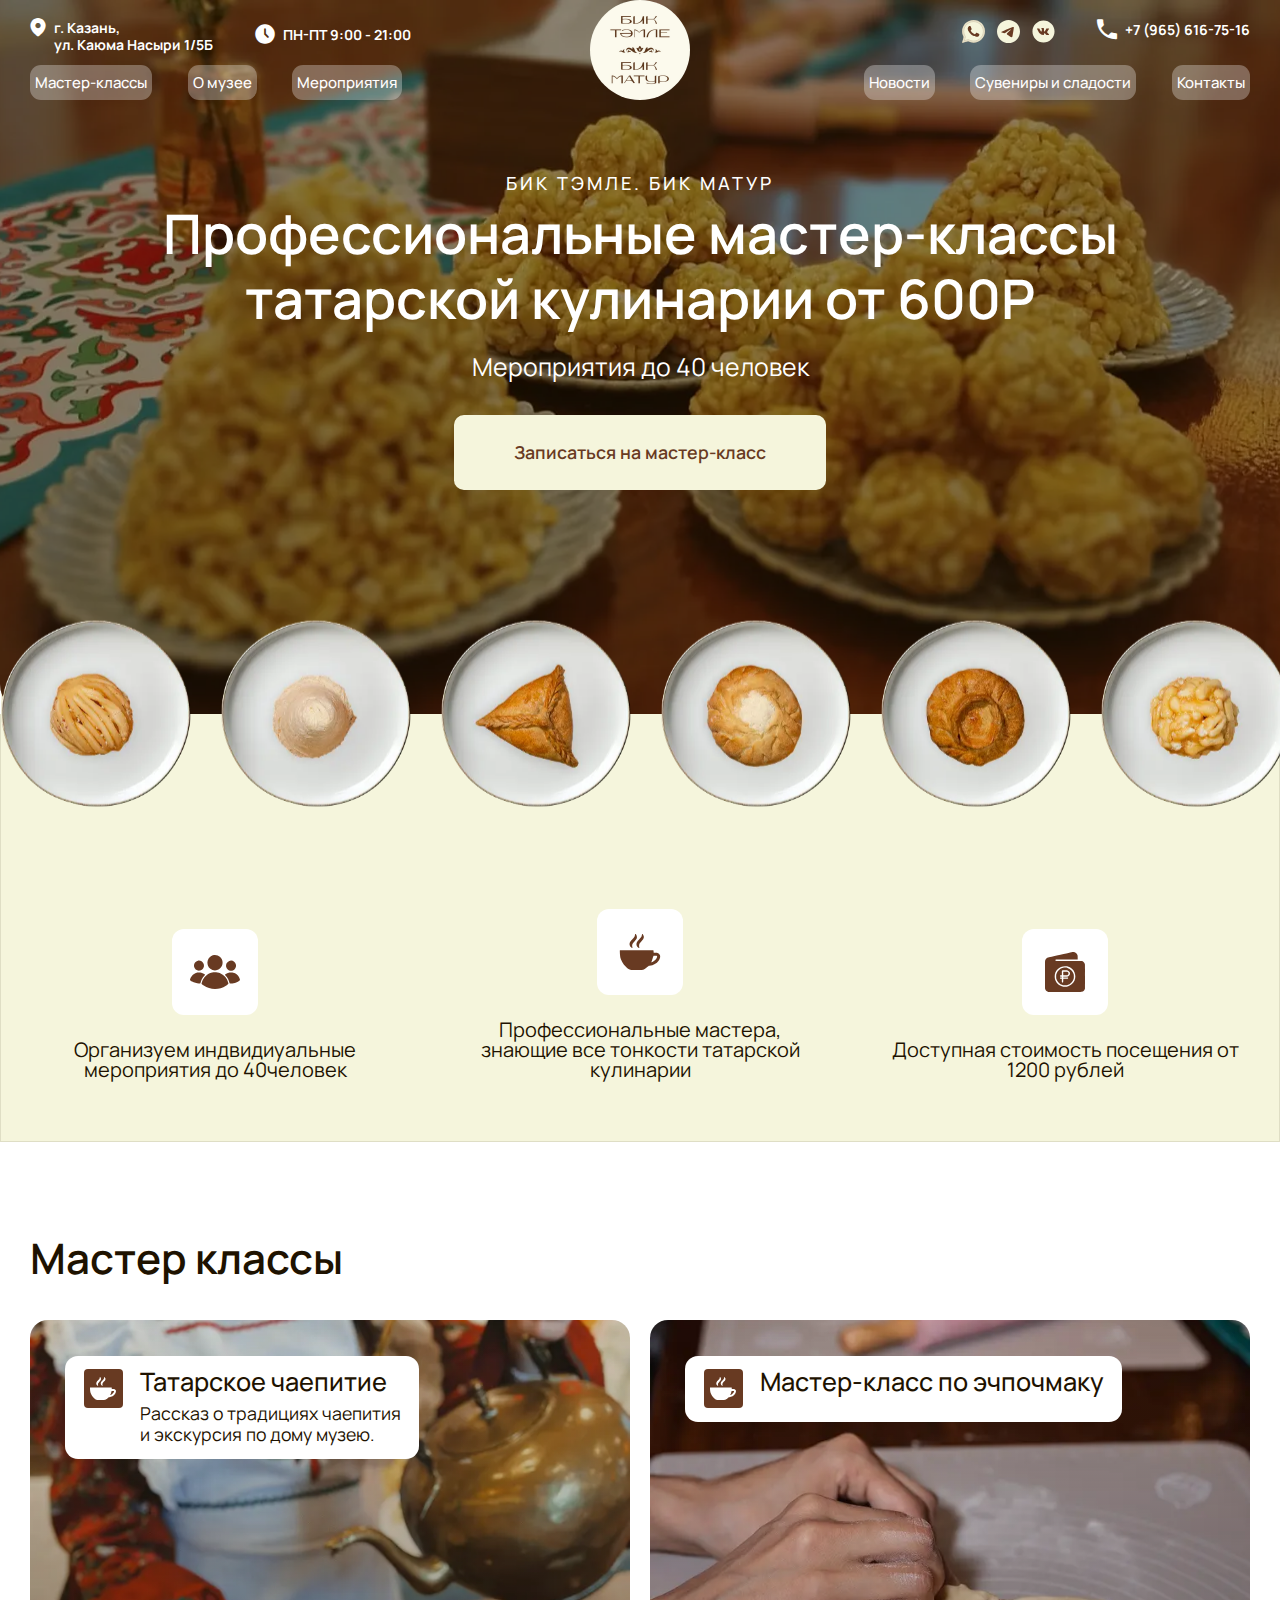
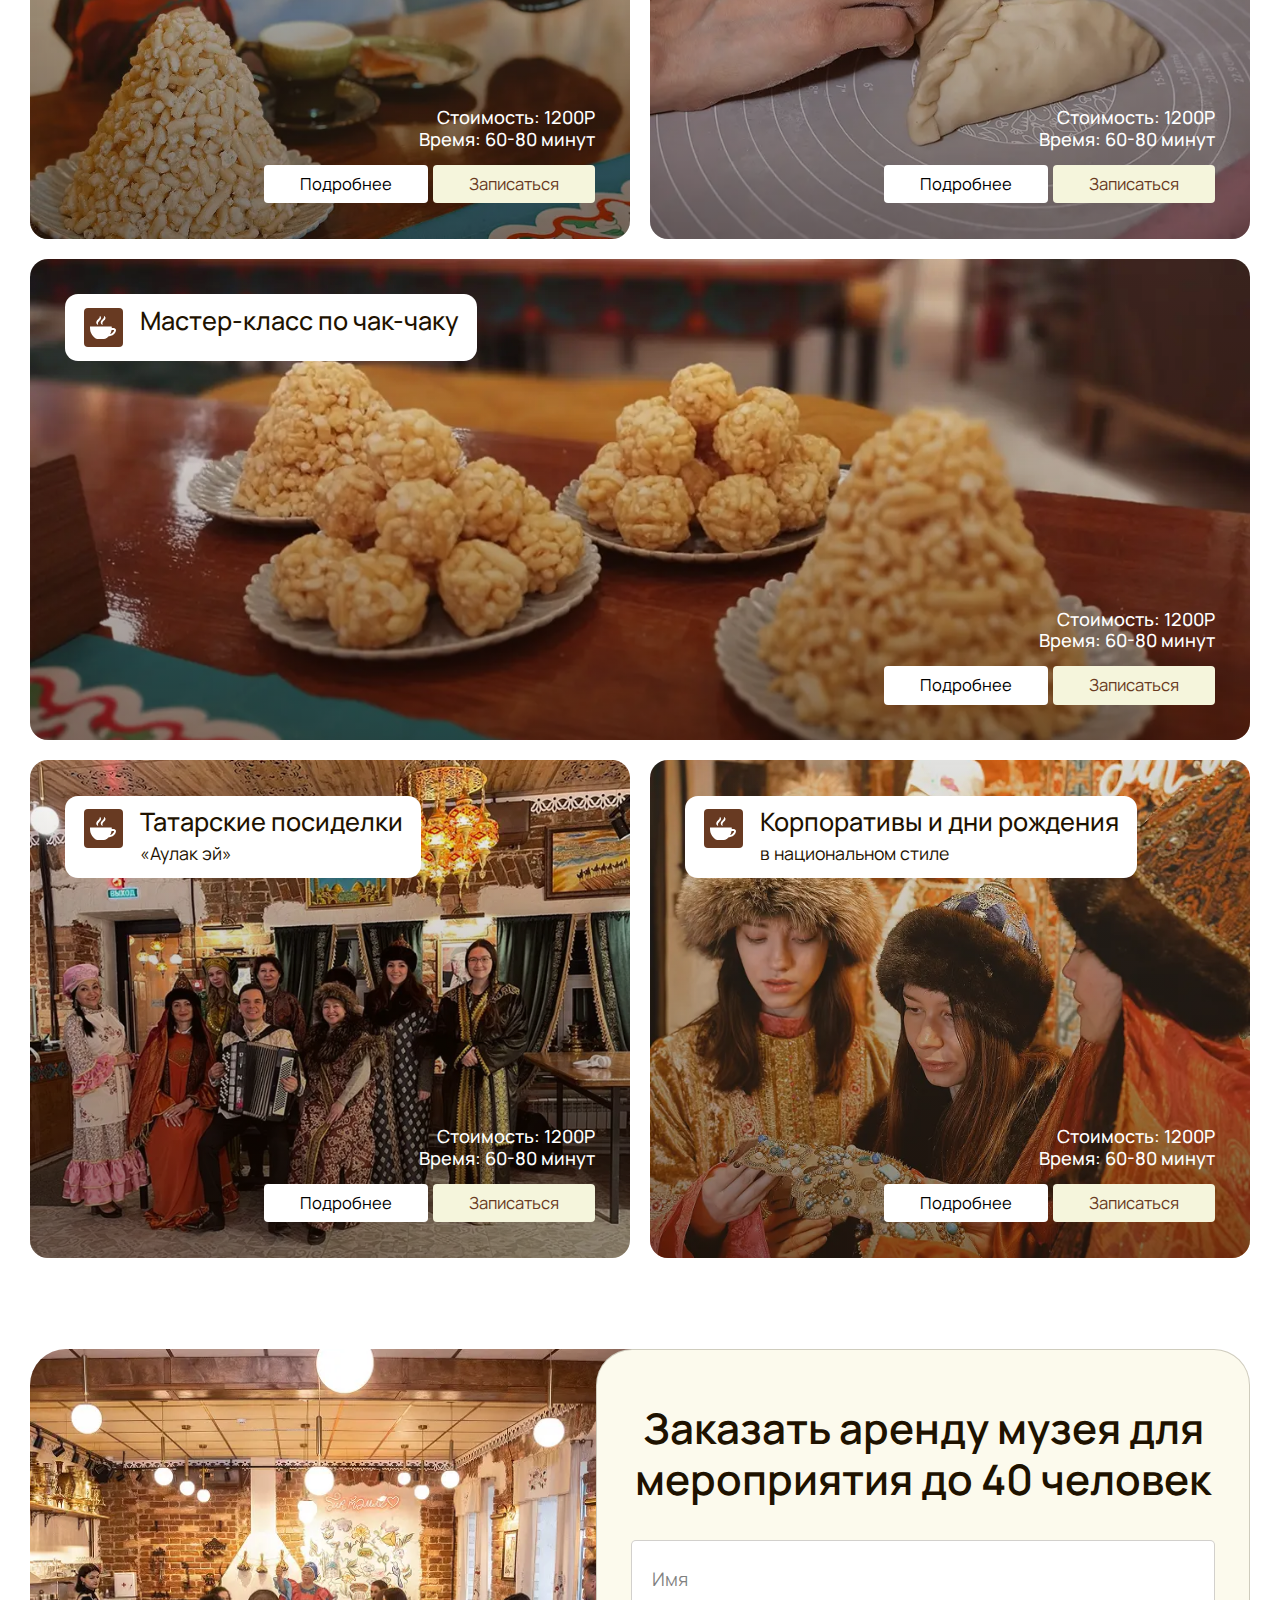
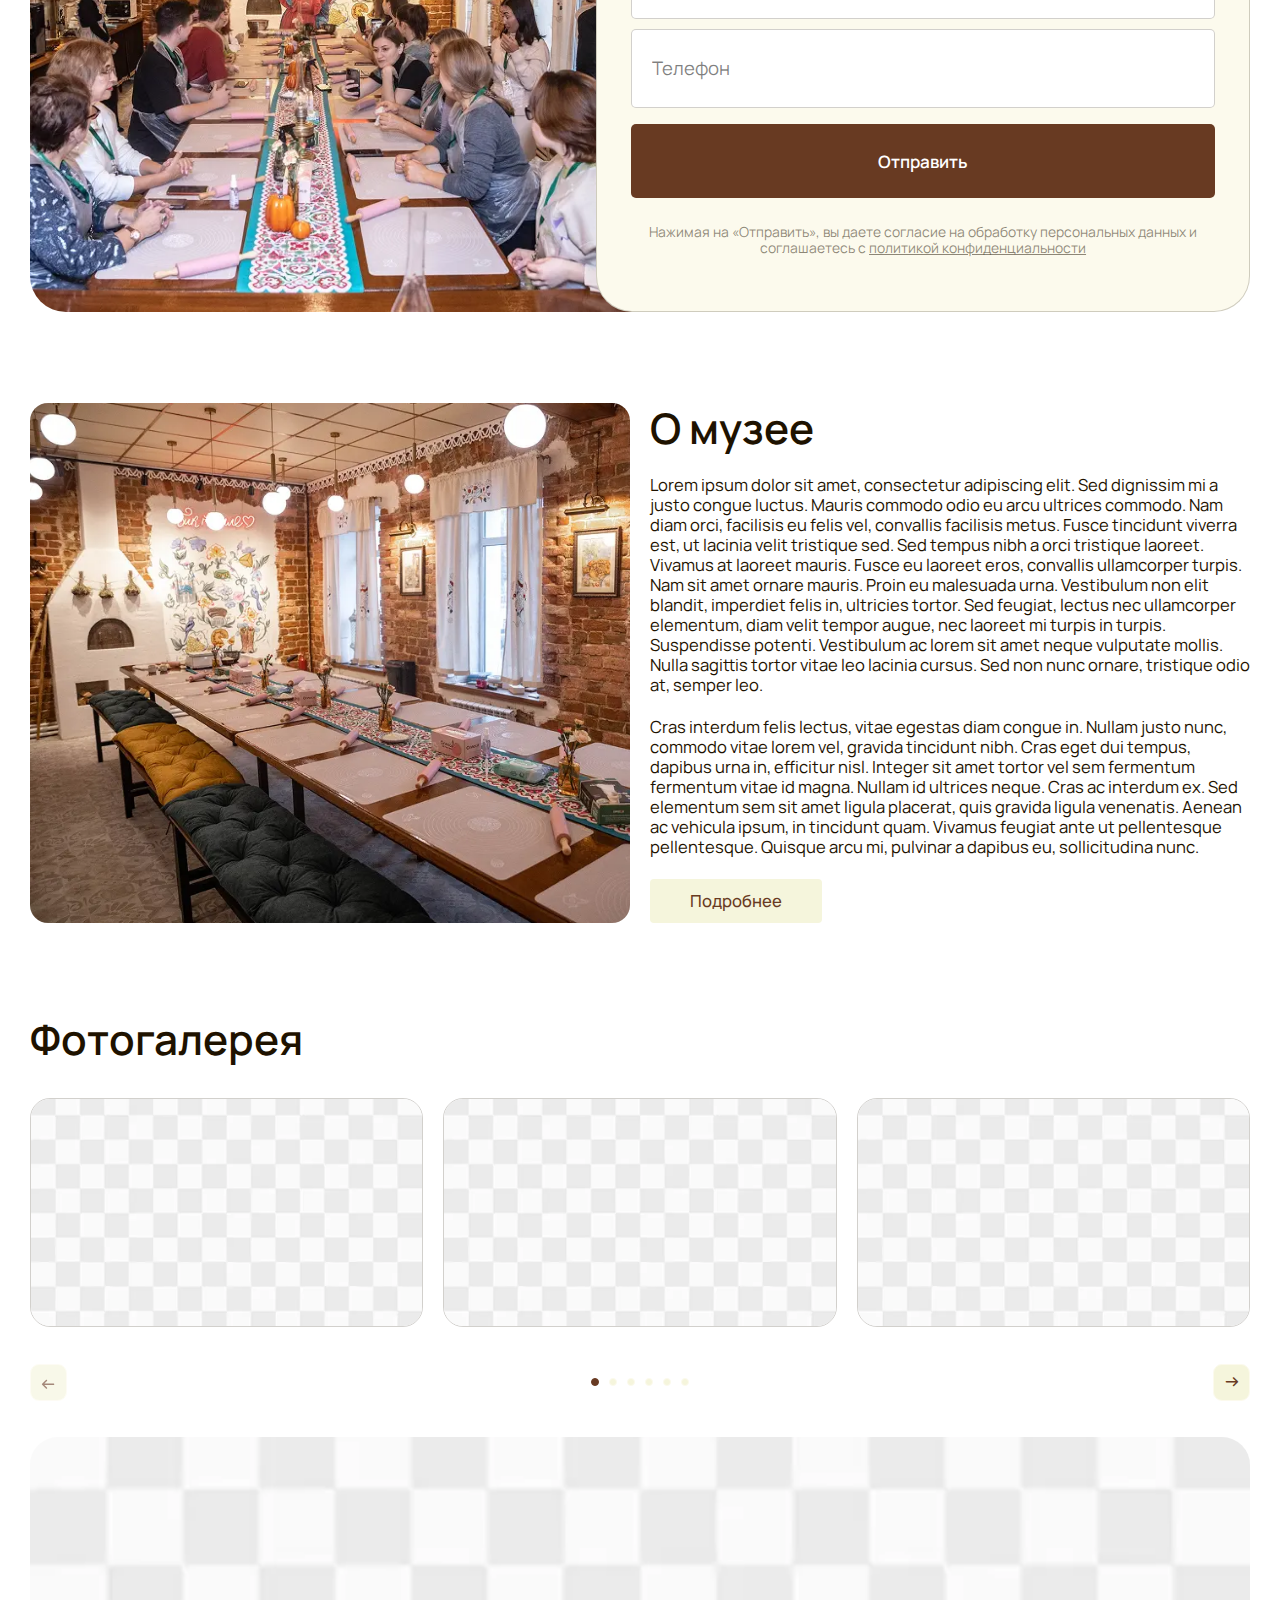
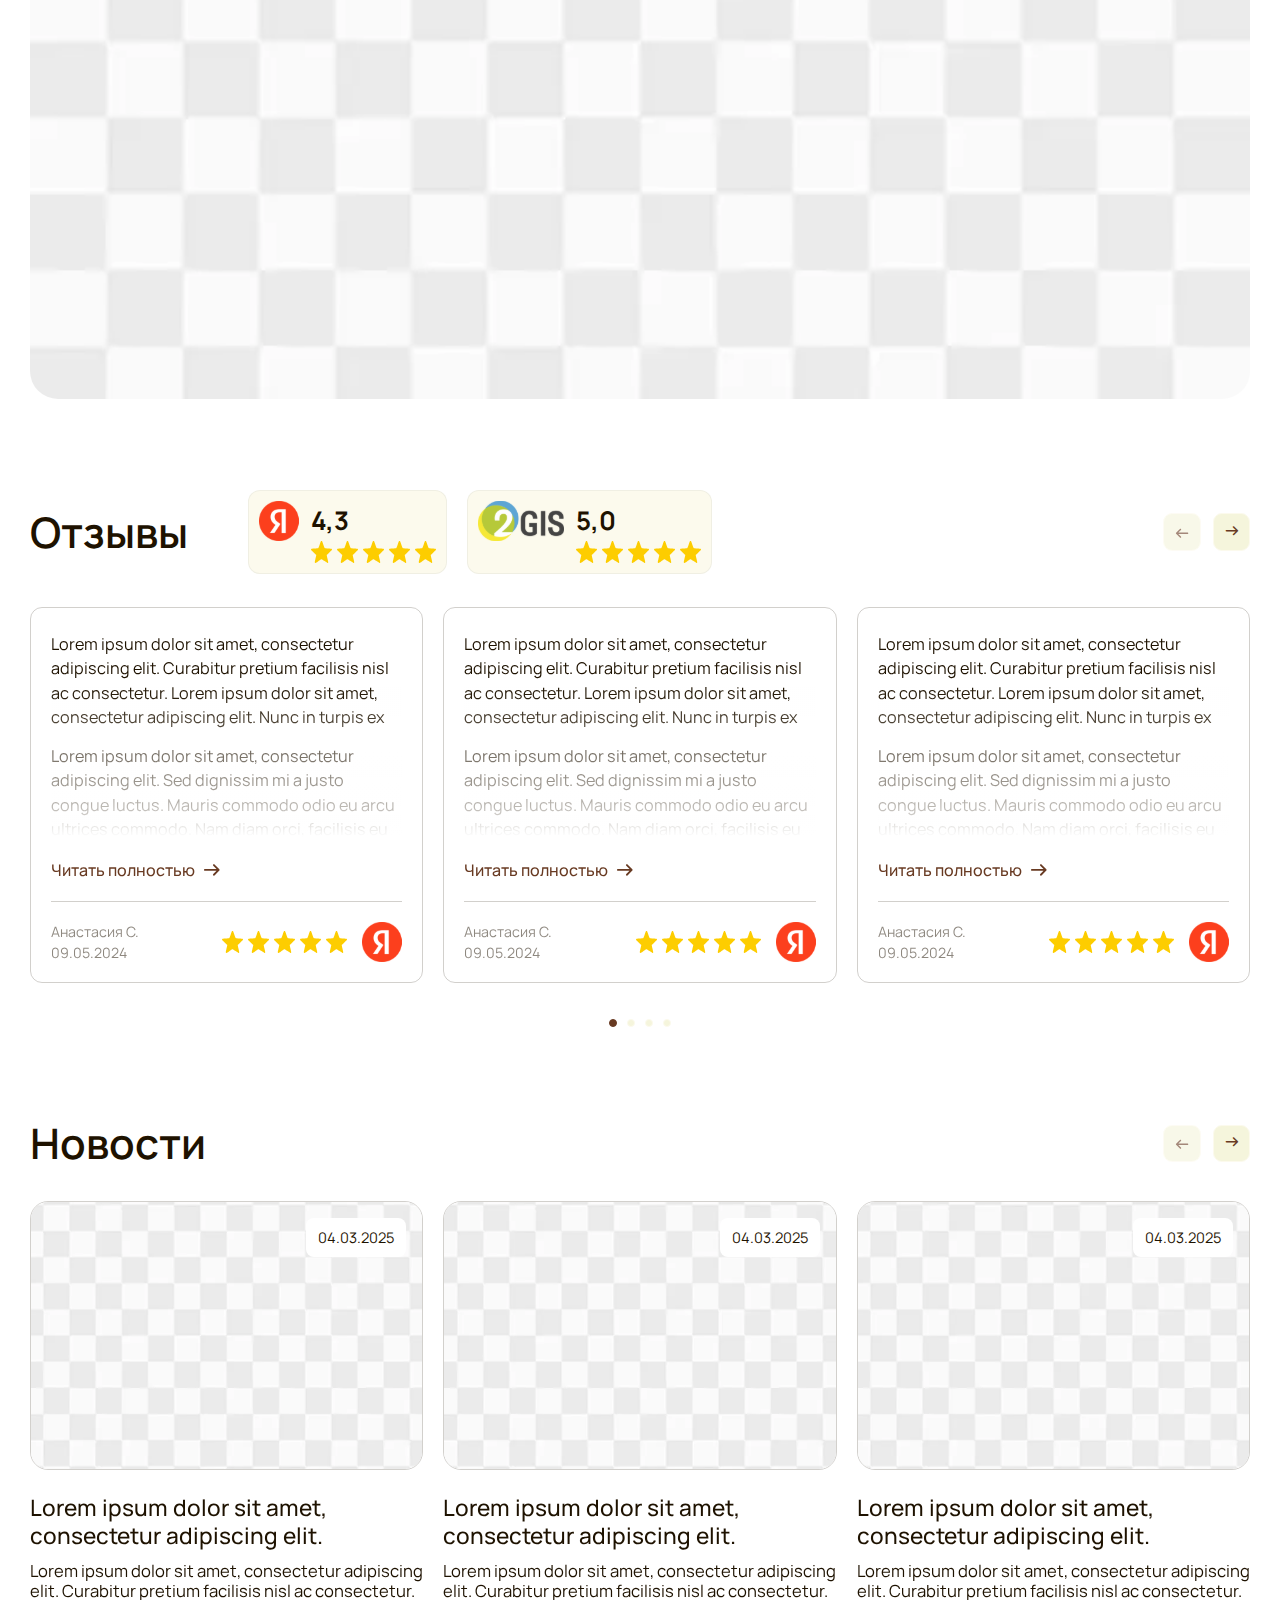
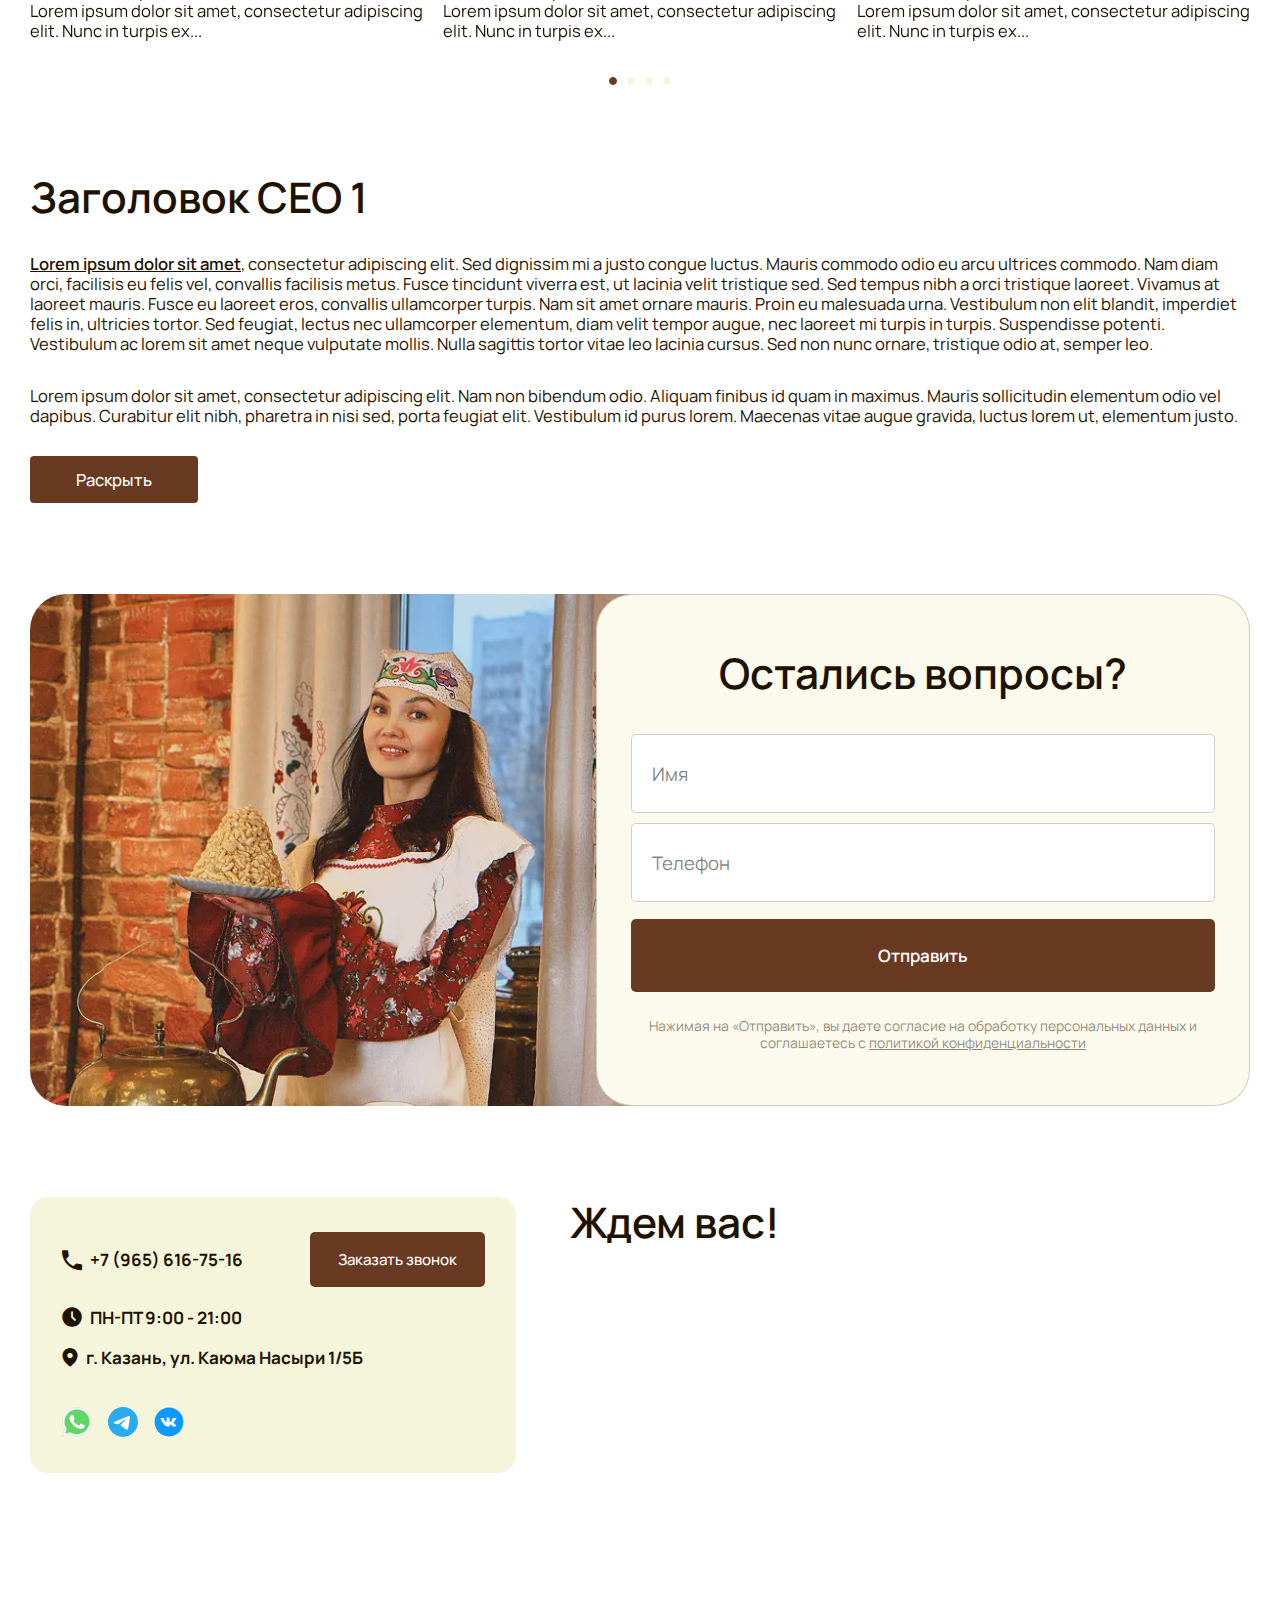
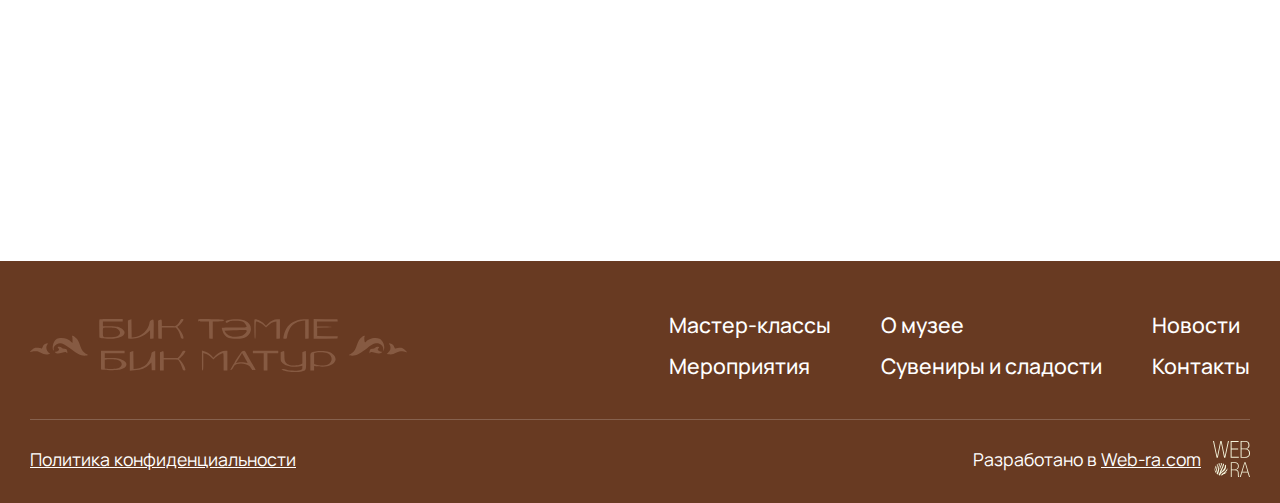
<file: index.html>
<!DOCTYPE html>
<html lang="ru">

<head>
	<title>Главная</title>
	<meta charset="UTF-8">
	<meta name="format-detection" content="telephone=no">
	<link rel="stylesheet" href="css/style.min.css?_v=20250909153516">
	<meta name="viewport" content="width=device-width, initial-scale=1.0">
</head>

<body>
	<div class="wrapper">
		<header class="header">
			<div class="header__container">
				<div class="header__left">
					<div class="header__info">
						<a href="https://yandex.ru/maps/43/kazan/?ll=49.115208%2C55.781321&mode=poi&poi%5Bpoint%5D=49.115129%2C55.781389&poi%5Buri%5D=ymapsbm1%3A%2F%2Forg%3Foid%3D41873682176&z=21" target="_blank" class="_icon-location header__link">
							г. Казань, <br> ул. Каюма Насыри 1/5Б
						</a>
						<p class="_icon-clock header__link">
							ПН-ПТ 9:00 - 21:00
						</p>
					</div>
					<nav class="header__nav">
						<ul>
							<li><a href="#">Мастер-классы</a></li>
							<li><a href="#">О музее</a></li>
							<li><a href="#">Мероприятия</a></li>
						</ul>
					</nav>
				</div>
				<a href="index.html" class="header__center" data-da=".header__info, 900, 0">
					<img src="img/logo.svg" alt="Логотип">
				</a>
				<div class="header__right">
					<div class="header__info">
						<div class="header__socials">
							<a href="#" class="header__social">
								<img src="img/icons/wa.svg" alt="WhatsApp">
							</a>
							<a href="#" class="header__social">
								<img src="img/icons/tg.svg" alt="Telegram">
							</a>
							<a href="#" class="header__social">
								<img src="img/icons/vk.svg" alt="VK">
							</a>
						</div>
						<a href="tel:+79656167516" class="_icon-phone header__link">
							+7 (965) 616-75-16
						</a>
					</div>
					<nav class="header__nav">
						<ul>
							<li><a href="#">Новости</a></li>
							<li><a href="#">Сувениры и сладости</a></li>
							<li><a href="#">Контакты</a></li>
						</ul>
					</nav>
					<div class="header__menu menu">
						<div class="menu__body">
							<nav class="menu__nav">
								<ul>
									<li><a href="#">Мастер-классы</a></li>
									<li><a href="#">Новости</a></li>
									<li><a href="#">О музее</a></li>
									<li><a href="#">Мероприятия</a></li>
									<li><a href="#">Сувениры и сладости</a></li>
									<li><a href="#">Контакты</a></li>
								</ul>
							</nav>
							<div class="menu__info">
								<a href="https://yandex.ru/maps/43/kazan/?ll=49.115208%2C55.781321&mode=poi&poi%5Bpoint%5D=49.115129%2C55.781389&poi%5Buri%5D=ymapsbm1%3A%2F%2Forg%3Foid%3D41873682176&z=21" target="_blank" class="_icon-location header__link">
									г. Казань, ул. Каюма Насыри 1/5Б
								</a>
								<p class="_icon-clock header__link">
									ПН-ПТ 9:00 - 21:00
								</p>
							</div>
						</div>
						<button type="button" class="menu__icon icon-menu">
							<span></span>
						</button>
					</div>
				</div>
			</div>
		</header>
		<main class="page">
			<section class="hero">
				<div class="hero__bg">
					<picture><source srcset="img/bg.webp" type="image/webp"><img src="img/bg.png" alt="Background"></picture>
				</div>
				<div class="hero__container">
					<p class="hero__neme">Бик тэмле. Бик матур</p>
					<p class="hero__title">
						Профессиональные мастер-классы татарской кулинарии от 600Р
					</p>
					<p class="hero__subtitle">Мероприятия до 40 человек</p>
					<a href="#" data-popup="#popup" class="hero__btn">Записаться на мастер-класс</a>
				</div>
			</section>
			<section class="marquee">
				<div class="marquee__main" data-marquee data-marquee-speed="700">
					<div class="marquee__slide">
						<picture><source srcset="img/food/1.webp" type="image/webp"><img src="img/food/1.png" alt="1"></picture>
					</div>
					<div class="marquee__slide">
						<picture><source srcset="img/food/2.webp" type="image/webp"><img src="img/food/2.png" alt="2"></picture>
					</div>
					<div class="marquee__slide">
						<picture><source srcset="img/food/3.webp" type="image/webp"><img src="img/food/3.png" alt="3"></picture>
					</div>
					<div class="marquee__slide">
						<picture><source srcset="img/food/4.webp" type="image/webp"><img src="img/food/4.png" alt="4"></picture>
					</div>
					<div class="marquee__slide">
						<picture><source srcset="img/food/5.webp" type="image/webp"><img src="img/food/5.png" alt="5"></picture>
					</div>
					<div class="marquee__slide">
						<picture><source srcset="img/food/6.webp" type="image/webp"><img src="img/food/6.png" alt="6"></picture>
					</div>
				</div>
				<div class="marquee__container">
					<div class="marquee__cards">
						<div class="marquee__card">
							<div class="marquee__icon">
								<img src="img/icons/marquee/1.svg" alt="1">
							</div>
							<p class="marquee__card-text">
								Организуем индвидиуальные мероприятия до 40человек
							</p>
						</div>
						<div class="marquee__card">
							<div class="marquee__icon">
								<img src="img/icons/marquee/2.svg" alt="2">
							</div>
							<p class="marquee__card-text">
								Профессиональные мастера, знающие все тонкости татарской кулинарии
							</p>
						</div>
						<div class="marquee__card">
							<div class="marquee__icon">
								<img src="img/icons/marquee/3.svg" alt="3">
							</div>
							<p class="marquee__card-text">
								Доступная стоимость посещения от 1200 рублей
							</p>
						</div>
					</div>
				</div>
			</section>
			<div class="page__container">
				<section class="classes">
					<p class="classes__title title">Мастер классы</p>
					<div class="classes__main">
						<div class="classes__card card">
							<div class="card__hover-text">
								<p>
									Гости сами лепят эчпочмаки. Пока эчпочмаки выпекаются, проходит экскурсия по музею, затем
									чаепитие со свежими
									треугольниками и татарскими сладостями.
								</p>
							</div>
							<div class="card__bg">
								<picture><source srcset="img/classes/1.webp" type="image/webp"><img src="img/classes/1.png" alt="Татарское чаепитие"></picture>
							</div>
							<div class="card__top-wrapper">
								<div class="card__title-block">
									<div class="card__icon">
										<img src="img/icons/coffee.svg" alt="Coffee">
									</div>
									<div class="card__text-block">
										<p class="card__title">Татарское чаепитие</p>
										<p class="card__text">
											Рассказ о традициях чаепития <br> и экскурсия по дому музею.
										</p>
									</div>
								</div>
							</div>
							<div class="card__info-block">
								<div class="card__price-block">
									<p>
										Стоимость: 1200Р
									</p>
									<p>
										Время: 60-80 минут
									</p>
								</div>
								<div class="card__buttons">
									<a href="#" class="card__btn">Подробнее</a>
									<a href="#" data-popup="#popup" class="card__btn">Записаться</a>
								</div>
							</div>
						</div>
						<div class="classes__card card">
							<div class="card__hover-text">
								<p>
									Гости сами лепят эчпочмаки. Пока эчпочмаки выпекаются, проходит экскурсия по музею, затем
									чаепитие со свежими
									треугольниками и татарскими сладостями.
								</p>
							</div>
							<div class="card__bg">
								<picture><source srcset="img/classes/2.webp" type="image/webp"><img src="img/classes/2.png" alt="Мастер-класс по эчпочмаку"></picture>
							</div>
							<div class="card__top-wrapper">
								<div class="card__title-block">
									<div class="card__icon">
										<img src="img/icons/coffee.svg" alt="Coffee">
									</div>
									<div class="card__text-block">
										<p class="card__title">Мастер-класс по эчпочмаку</p>
									</div>
								</div>
							</div>
							<div class="card__info-block">
								<div class="card__price-block">
									<p>
										Стоимость: 1200Р
									</p>
									<p>
										Время: 60-80 минут
									</p>
								</div>
								<div class="card__buttons">
									<a href="#" class="card__btn">Подробнее</a>
									<a href="#" data-popup="#popup" class="card__btn">Записаться</a>
								</div>
							</div>
						</div>
						<div class="classes__card card">
							<div class="card__hover-text">
								<p>
									Гости сами лепят эчпочмаки. Пока эчпочмаки выпекаются, проходит экскурсия по музею, затем
									чаепитие со свежими
									треугольниками и татарскими сладостями.
								</p>
							</div>
							<div class="card__bg">
								<picture><source srcset="img/classes/3.webp" type="image/webp"><img src="img/classes/3.png" alt="Мастер-класс по чак-чаку"></picture>
							</div>
							<div class="card__top-wrapper">
								<div class="card__title-block">
									<div class="card__icon">
										<img src="img/icons/coffee.svg" alt="Coffee">
									</div>
									<div class="card__text-block">
										<p class="card__title">Мастер-класс по чак-чаку</p>
									</div>
								</div>
							</div>
							<div class="card__info-block">
								<div class="card__price-block">
									<p>
										Стоимость: 1200Р
									</p>
									<p>
										Время: 60-80 минут
									</p>
								</div>
								<div class="card__buttons">
									<a href="#" class="card__btn">Подробнее</a>
									<a href="#" data-popup="#popup" class="card__btn">Записаться</a>
								</div>
							</div>
						</div>
						<div class="classes__card card">
							<div class="card__hover-text">
								<p>
									Гости сами лепят эчпочмаки. Пока эчпочмаки выпекаются, проходит экскурсия по музею, затем
									чаепитие со свежими
									треугольниками и татарскими сладостями.
								</p>
							</div>
							<div class="card__bg">
								<picture><source srcset="img/classes/4.webp" type="image/webp"><img src="img/classes/4.png" alt="Татарские посиделки"></picture>
							</div>
							<div class="card__top-wrapper">
								<div class="card__title-block">
									<div class="card__icon">
										<img src="img/icons/coffee.svg" alt="Coffee">
									</div>
									<div class="card__text-block">
										<p class="card__title">Татарские посиделки</p>
										<p class="card__text">
											«Аулак эй»
										</p>
									</div>
								</div>
							</div>
							<div class="card__info-block">
								<div class="card__price-block">
									<p>
										Стоимость: 1200Р
									</p>
									<p>
										Время: 60-80 минут
									</p>
								</div>
								<div class="card__buttons">
									<a href="#" class="card__btn">Подробнее</a>
									<a href="#" data-popup="#popup" class="card__btn">Записаться</a>
								</div>
							</div>
						</div>
						<div class="classes__card card">
							<div class="card__hover-text">
								<p>
									Гости сами лепят эчпочмаки. Пока эчпочмаки выпекаются, проходит экскурсия по музею, затем
									чаепитие со свежими
									треугольниками и татарскими сладостями.
								</p>
							</div>
							<div class="card__bg">
								<picture><source srcset="img/classes/5.webp" type="image/webp"><img src="img/classes/5.png" alt="Корпоративы и дни рождения"></picture>
							</div>
							<div class="card__top-wrapper">
								<div class="card__title-block">
									<div class="card__icon">
										<img src="img/icons/coffee.svg" alt="Coffee">
									</div>
									<div class="card__text-block">
										<p class="card__title">Корпоративы и дни рождения</p>
										<p class="card__text">
											в национальном стиле
										</p>
									</div>
								</div>
							</div>
							<div class="card__info-block">
								<div class="card__price-block">
									<p>
										Стоимость: 1200Р
									</p>
									<p>
										Время: 60-80 минут
									</p>
								</div>
								<div class="card__buttons">
									<a href="#" class="card__btn">Подробнее</a>
									<a href="#" data-popup="#popup" class="card__btn">Записаться</a>
								</div>
							</div>
						</div>
					</div>
				</section>
				<section class="form-block">
					<div class="form-block__left">
						<picture><source srcset="img/form-bg.webp" type="image/webp"><img src="img/form-bg.png" alt="Аренда музея"></picture>
					</div>
					<div class="form-block__right">
						<p class="form-block__title title">
							Заказать аренду музея для мероприятия до 40 человек
						</p>
						<form action="#" class="form">
							<input autocomplete="off" type="text" name="form[]" data-error data-validate data-required placeholder="Имя" class="form__input">
							<input autocomplete="off" type="text" name="form[]" data-error data-validate data-required placeholder="Телефон" class="form__input phone-input">
							<button class="form__btn brown-btn">Отправить</button>
							<p class="form__info">
								Нажимая на «Отправить», вы даете согласие на обработку персональных данных и соглашаетесь с
								<a href="#" target="_blank">политикой конфиденциальности</a>
							</p>
						</form>
					</div>
				</section>
				<section class="about-museum">
					<div class="about-museum__img-wrapper">
						<picture><source srcset="img/about-bg.webp" type="image/webp"><img src="img/about-bg.png" alt="Image"></picture>
					</div>
					<div class="about-museum__text-block">
						<p class="about-museum__title title">О музее</p>
						<p>
							Lorem ipsum dolor sit amet, consectetur adipiscing elit. Sed dignissim mi a justo congue luctus.
							Mauris commodo odio eu
							arcu ultrices commodo. Nam diam orci, facilisis eu felis vel, convallis facilisis metus. Fusce
							tincidunt viverra est, ut
							lacinia velit tristique sed. Sed tempus nibh a orci tristique laoreet. Vivamus at laoreet mauris.
							Fusce eu laoreet eros,
							convallis ullamcorper turpis. Nam sit amet ornare mauris. Proin eu malesuada urna. Vestibulum non
							elit blandit,
							imperdiet felis in, ultricies tortor. Sed feugiat, lectus nec ullamcorper elementum, diam velit
							tempor augue, nec
							laoreet mi turpis in turpis. Suspendisse potenti. Vestibulum ac lorem sit amet neque vulputate
							mollis. Nulla sagittis
							tortor vitae leo lacinia cursus. Sed non nunc ornare, tristique odio at, semper leo.
						</p>
						<p>
							Cras interdum felis lectus, vitae egestas diam congue in. Nullam justo nunc, commodo vitae lorem
							vel, gravida tincidunt
							nibh. Cras eget dui tempus, dapibus urna in, efficitur nisl. Integer sit amet tortor vel sem
							fermentum fermentum vitae
							id magna. Nullam id ultrices neque. Cras ac interdum ex. Sed elementum sem sit amet ligula
							placerat, quis gravida ligula
							venenatis. Aenean ac vehicula ipsum, in tincidunt quam. Vivamus feugiat ante ut pellentesque
							pellentesque. Quisque arcu
							mi, pulvinar a dapibus eu, sollicitudina nunc.
						</p>
						<a href="#" class="about-museum__btn">Подробнее</a>
					</div>
				</section>
				<section class="photos item-slider">
					<p class="photos__title title">Фотогалерея</p>
					<div class="photos__main">
						<div class="photos__slider item-slider__slider">
							<div class="photos__swiper item-slider__swiper">
								<div class="photos__slide item-slider__slide">
									<picture><source srcset="img/placeholder.webp" type="image/webp"><img src="img/placeholder.png" alt="Фотография"></picture>
								</div>
								<div class="photos__slide item-slider__slide">
									<picture><source srcset="img/placeholder.webp" type="image/webp"><img src="img/placeholder.png" alt="Фотография"></picture>
								</div>
								<div class="photos__slide item-slider__slide">
									<picture><source srcset="img/placeholder.webp" type="image/webp"><img src="img/placeholder.png" alt="Фотография"></picture>
								</div>
								<div class="photos__slide item-slider__slide">
									<picture><source srcset="img/placeholder.webp" type="image/webp"><img src="img/placeholder.png" alt="Фотография"></picture>
								</div>
								<div class="photos__slide item-slider__slide">
									<picture><source srcset="img/placeholder.webp" type="image/webp"><img src="img/placeholder.png" alt="Фотография"></picture>
								</div>
								<div class="photos__slide item-slider__slide">
									<picture><source srcset="img/placeholder.webp" type="image/webp"><img src="img/placeholder.png" alt="Фотография"></picture>
								</div>
								<div class="photos__slide item-slider__slide">
									<picture><source srcset="img/placeholder.webp" type="image/webp"><img src="img/placeholder.png" alt="Фотография"></picture>
								</div>
								<div class="photos__slide item-slider__slide">
									<picture><source srcset="img/placeholder.webp" type="image/webp"><img src="img/placeholder.png" alt="Фотография"></picture>
								</div>
							</div>
							<div class="photos__nav-block">
								<div class="photos__pagintaion item-slider__pagintaion"></div>
								<div class="photos__slider-btns slider-btns">
									<button class="slider-btn slider-btn-prev _icon-arrow"></button>
									<button class="slider-btn slider-btn-next _icon-arrow"></button>
								</div>
							</div>
						</div>
					</div>
				</section>
				<section class="image">
					<picture><source srcset="img/placeholder.webp" type="image/webp"><img src="img/placeholder.png" alt="placeholder"></picture>
				</section>
				<section class="reviews item-slider item-slider--big">
					<div class="reviews__top">
						<div class="reviews__top-wrapper">
							<p class="reviews__title title">Отзывы</p>
							<div class="reviews__rating-wrapper">
								<a href="https://yandex.ru/maps/org/bik_t_mle_bik_matur/41873682176/reviews/?ll=49.115271%2C55.781358&z=17" target="_blank" class="reviews__rating-block">
									<div class="reviews__rating-icon">
										<img src="img/icons/yandex.svg" alt="Yandex">
									</div>
									<p class="reviews__rating">4,3</p>
									<div class="reviews__stars">
										<img src="img/icons/star.svg" alt="Star">
										<img src="img/icons/star.svg" alt="Star">
										<img src="img/icons/star.svg" alt="Star">
										<img src="img/icons/star.svg" alt="Star">
										<img src="img/icons/star.svg" alt="Star">
									</div>
								</a>
								<a href="https://2gis.ru/kazan/firm/70000001095114579/tab/reviews" target="_blank" class="reviews__rating-block">
									<div class="reviews__rating-icon">
										<img src="img/icons/2gis.svg" alt="2GIS">
									</div>
									<p class="reviews__rating">5,0</p>
									<div class="reviews__stars">
										<img src="img/icons/star.svg" alt="Star">
										<img src="img/icons/star.svg" alt="Star">
										<img src="img/icons/star.svg" alt="Star">
										<img src="img/icons/star.svg" alt="Star">
										<img src="img/icons/star.svg" alt="Star">
									</div>
								</a>
							</div>
						</div>
						<div class="item-slider--big__slider-btns slider-btns">
							<button class="slider-btn slider-btn-prev _icon-arrow"></button>
							<button class="slider-btn slider-btn-next _icon-arrow"></button>
						</div>
					</div>
					<div class="reviews__main">
						<div class="reviews__slider item-slider__big-slider">
							<div class="reviews__swiper">
								<div class="reviews__slide">
									<div data-showmore data-showmore-media="1300, max" class="reviews__text-block">
										<div data-showmore-content="205" class="reviews__content">
											<p>
												Lorem ipsum dolor sit amet, consectetur adipiscing elit. Curabitur pretium facilisis
												nisl ac consectetur. Lorem ipsum
												dolor sit amet, consectetur adipiscing elit. Nunc in turpis ex
											</p>
											<p>
												Lorem ipsum dolor sit amet, consectetur adipiscing elit. Sed dignissim mi a justo
												congue luctus. Mauris commodo odio eu
												arcu ultrices commodo. Nam diam orci, facilisis eu felis vel, convallis facilisis
												metus. Fusce tincidunt viverra est, ut
												lacinia velit tristique sed. Sed tempus nibh a orci tristique laoreet. Vivamus at
												laoreet mauris. Fusce eu laoreet eros,
												convallis ullamcorper turpis. Nam sit amet ornare mauris. Proin eu malesuada urna.
												Vestibulum non elit blandit,
												imperdiet felis in, ultricies tortor. Sed feugiat,semper leo.
											</p>
										</div>
										<button data-showmore-button type="button" class="reviews__more">
											<span class="_icon-arrow">Читать полностью</span>
											<span class="_icon-arrow">Скрыть</span>
										</button>
									</div>
									<div class="reviews__user">
										<div class="reviews__user-info-block">
											<div class="reviews__user-info">
												<p>Анастасия С.</p>
												<p>09.05.2024</p>
											</div>
										</div>
										<div class="reviews__user-company-logo">
											<div class="reviews__bottom-stars">
												<img src="img/icons/star.svg" alt="Star">
												<img src="img/icons/star.svg" alt="Star">
												<img src="img/icons/star.svg" alt="Star">
												<img src="img/icons/star.svg" alt="Star">
												<img src="img/icons/star.svg" alt="Star">
											</div>
											<img src="img/icons/yandex.svg" alt="Yandex">
										</div>
									</div>
								</div>
								<div class="reviews__slide">
									<div data-showmore data-showmore-media="1300, max" class="reviews__text-block">
										<div data-showmore-content="205" class="reviews__content">
											<p>
												Lorem ipsum dolor sit amet, consectetur adipiscing elit. Curabitur pretium facilisis
												nisl ac consectetur. Lorem ipsum
												dolor sit amet, consectetur adipiscing elit. Nunc in turpis ex
											</p>
											<p>
												Lorem ipsum dolor sit amet, consectetur adipiscing elit. Sed dignissim mi a justo
												congue luctus. Mauris commodo odio eu
												arcu ultrices commodo. Nam diam orci, facilisis eu felis vel, convallis facilisis
												metus. Fusce tincidunt viverra est, ut
												lacinia velit tristique sed. Sed tempus nibh a orci tristique laoreet. Vivamus at
												laoreet mauris. Fusce eu laoreet eros,
												convallis ullamcorper turpis. Nam sit amet ornare mauris. Proin eu malesuada urna.
												Vestibulum non elit blandit,
												imperdiet felis in, ultricies tortor. Sed feugiat,semper leo.
											</p>
										</div>
										<button data-showmore-button type="button" class="reviews__more">
											<span class="_icon-arrow">Читать полностью</span>
											<span class="_icon-arrow">Скрыть</span>
										</button>
									</div>
									<div class="reviews__user">
										<div class="reviews__user-info-block">
											<div class="reviews__user-info">
												<p>Анастасия С.</p>
												<p>09.05.2024</p>
											</div>
										</div>
										<div class="reviews__user-company-logo">
											<div class="reviews__bottom-stars">
												<img src="img/icons/star.svg" alt="Star">
												<img src="img/icons/star.svg" alt="Star">
												<img src="img/icons/star.svg" alt="Star">
												<img src="img/icons/star.svg" alt="Star">
												<img src="img/icons/star.svg" alt="Star">
											</div>
											<img src="img/icons/yandex.svg" alt="Yandex">
										</div>
									</div>
								</div>
								<div class="reviews__slide">
									<div data-showmore data-showmore-media="1300, max" class="reviews__text-block">
										<div data-showmore-content="205" class="reviews__content">
											<p>
												Lorem ipsum dolor sit amet, consectetur adipiscing elit. Curabitur pretium facilisis
												nisl ac consectetur. Lorem ipsum
												dolor sit amet, consectetur adipiscing elit. Nunc in turpis ex
											</p>
											<p>
												Lorem ipsum dolor sit amet, consectetur adipiscing elit. Sed dignissim mi a justo
												congue luctus. Mauris commodo odio eu
												arcu ultrices commodo. Nam diam orci, facilisis eu felis vel, convallis facilisis
												metus. Fusce tincidunt viverra est, ut
												lacinia velit tristique sed. Sed tempus nibh a orci tristique laoreet. Vivamus at
												laoreet mauris. Fusce eu laoreet eros,
												convallis ullamcorper turpis. Nam sit amet ornare mauris. Proin eu malesuada urna.
												Vestibulum non elit blandit,
												imperdiet felis in, ultricies tortor. Sed feugiat,semper leo.
											</p>
										</div>
										<button data-showmore-button type="button" class="reviews__more">
											<span class="_icon-arrow">Читать полностью</span>
											<span class="_icon-arrow">Скрыть</span>
										</button>
									</div>
									<div class="reviews__user">
										<div class="reviews__user-info-block">
											<div class="reviews__user-info">
												<p>Анастасия С.</p>
												<p>09.05.2024</p>
											</div>
										</div>
										<div class="reviews__user-company-logo">
											<div class="reviews__bottom-stars">
												<img src="img/icons/star.svg" alt="Star">
												<img src="img/icons/star.svg" alt="Star">
												<img src="img/icons/star.svg" alt="Star">
												<img src="img/icons/star.svg" alt="Star">
												<img src="img/icons/star.svg" alt="Star">
											</div>
											<img src="img/icons/yandex.svg" alt="Yandex">
										</div>
									</div>
								</div>
								<div class="reviews__slide">
									<div data-showmore data-showmore-media="1300, max" class="reviews__text-block">
										<div data-showmore-content="205" class="reviews__content">
											<p>
												Lorem ipsum dolor sit amet, consectetur adipiscing elit. Curabitur pretium facilisis
												nisl ac consectetur. Lorem ipsum
												dolor sit amet, consectetur adipiscing elit. Nunc in turpis ex
											</p>
											<p>
												Lorem ipsum dolor sit amet, consectetur adipiscing elit. Sed dignissim mi a justo
												congue luctus. Mauris commodo odio eu
												arcu ultrices commodo. Nam diam orci, facilisis eu felis vel, convallis facilisis
												metus. Fusce tincidunt viverra est, ut
												lacinia velit tristique sed. Sed tempus nibh a orci tristique laoreet. Vivamus at
												laoreet mauris. Fusce eu laoreet eros,
												convallis ullamcorper turpis. Nam sit amet ornare mauris. Proin eu malesuada urna.
												Vestibulum non elit blandit,
												imperdiet felis in, ultricies tortor. Sed feugiat,semper leo.
											</p>
										</div>
										<button data-showmore-button type="button" class="reviews__more">
											<span class="_icon-arrow">Читать полностью</span>
											<span class="_icon-arrow">Скрыть</span>
										</button>
									</div>
									<div class="reviews__user">
										<div class="reviews__user-info-block">
											<div class="reviews__user-info">
												<p>Анастасия С.</p>
												<p>09.05.2024</p>
											</div>
										</div>
										<div class="reviews__user-company-logo">
											<div class="reviews__bottom-stars">
												<img src="img/icons/star.svg" alt="Star">
												<img src="img/icons/star.svg" alt="Star">
												<img src="img/icons/star.svg" alt="Star">
												<img src="img/icons/star.svg" alt="Star">
												<img src="img/icons/star.svg" alt="Star">
											</div>
											<img src="img/icons/yandex.svg" alt="Yandex">
										</div>
									</div>
								</div>
								<div class="reviews__slide">
									<div data-showmore data-showmore-media="1300, max" class="reviews__text-block">
										<div data-showmore-content="205" class="reviews__content">
											<p>
												Lorem ipsum dolor sit amet, consectetur adipiscing elit. Curabitur pretium facilisis
												nisl ac consectetur. Lorem ipsum
												dolor sit amet, consectetur adipiscing elit. Nunc in turpis ex
											</p>
											<p>
												Lorem ipsum dolor sit amet, consectetur adipiscing elit. Sed dignissim mi a justo
												congue luctus. Mauris commodo odio eu
												arcu ultrices commodo. Nam diam orci, facilisis eu felis vel, convallis facilisis
												metus. Fusce tincidunt viverra est, ut
												lacinia velit tristique sed. Sed tempus nibh a orci tristique laoreet. Vivamus at
												laoreet mauris. Fusce eu laoreet eros,
												convallis ullamcorper turpis. Nam sit amet ornare mauris. Proin eu malesuada urna.
												Vestibulum non elit blandit,
												imperdiet felis in, ultricies tortor. Sed feugiat,semper leo.
											</p>
										</div>
										<button data-showmore-button type="button" class="reviews__more">
											<span class="_icon-arrow">Читать полностью</span>
											<span class="_icon-arrow">Скрыть</span>
										</button>
									</div>
									<div class="reviews__user">
										<div class="reviews__user-info-block">
											<div class="reviews__user-info">
												<p>Анастасия С.</p>
												<p>09.05.2024</p>
											</div>
										</div>
										<div class="reviews__user-company-logo">
											<div class="reviews__bottom-stars">
												<img src="img/icons/star.svg" alt="Star">
												<img src="img/icons/star.svg" alt="Star">
												<img src="img/icons/star.svg" alt="Star">
												<img src="img/icons/star.svg" alt="Star">
												<img src="img/icons/star.svg" alt="Star">
											</div>
											<img src="img/icons/yandex.svg" alt="Yandex">
										</div>
									</div>
								</div>
								<div class="reviews__slide">
									<div data-showmore data-showmore-media="1300, max" class="reviews__text-block">
										<div data-showmore-content="205" class="reviews__content">
											<p>
												Lorem ipsum dolor sit amet, consectetur adipiscing elit. Curabitur pretium facilisis
												nisl ac consectetur. Lorem ipsum
												dolor sit amet, consectetur adipiscing elit. Nunc in turpis ex
											</p>
											<p>
												Lorem ipsum dolor sit amet, consectetur adipiscing elit. Sed dignissim mi a justo
												congue luctus. Mauris commodo odio eu
												arcu ultrices commodo. Nam diam orci, facilisis eu felis vel, convallis facilisis
												metus. Fusce tincidunt viverra est, ut
												lacinia velit tristique sed. Sed tempus nibh a orci tristique laoreet. Vivamus at
												laoreet mauris. Fusce eu laoreet eros,
												convallis ullamcorper turpis. Nam sit amet ornare mauris. Proin eu malesuada urna.
												Vestibulum non elit blandit,
												imperdiet felis in, ultricies tortor. Sed feugiat,semper leo.
											</p>
										</div>
										<button data-showmore-button type="button" class="reviews__more">
											<span class="_icon-arrow">Читать полностью</span>
											<span class="_icon-arrow">Скрыть</span>
										</button>
									</div>
									<div class="reviews__user">
										<div class="reviews__user-info-block">
											<div class="reviews__user-info">
												<p>Анастасия С.</p>
												<p>09.05.2024</p>
											</div>
										</div>
										<div class="reviews__user-company-logo">
											<div class="reviews__bottom-stars">
												<img src="img/icons/star.svg" alt="Star">
												<img src="img/icons/star.svg" alt="Star">
												<img src="img/icons/star.svg" alt="Star">
												<img src="img/icons/star.svg" alt="Star">
												<img src="img/icons/star.svg" alt="Star">
											</div>
											<img src="img/icons/yandex.svg" alt="Yandex">
										</div>
									</div>
								</div>
							</div>
							<div class="item-slider--big__pagintaion item-slider__pagintaion"></div>
						</div>
					</div>
				</section>
				<section class="news item-slider item-slider--big">
					<div class="news__top">
						<p class="news__title title">Новости</p>
						<div class="item-slider--big__slider-btns slider-btns">
							<button class="slider-btn slider-btn-prev _icon-arrow"></button>
							<button class="slider-btn slider-btn-next _icon-arrow"></button>
						</div>
					</div>
					<div class="news__main">
						<div class="news__slider item-slider__big-slider">
							<div class="news__swiper">
								<div class="news__slide">
									<div class="news__img">
										<picture><source srcset="img/placeholder.webp" type="image/webp"><img src="img/placeholder.png" alt="Image"></picture>
										<div class="news__date">
											04.03.2025
										</div>
									</div>
									<a href="#" class="news__card-title">Lorem ipsum dolor sit amet, consectetur adipiscing
										elit.</a>
									<p class="news__text">
										Lorem ipsum dolor sit amet, consectetur adipiscing elit. Curabitur pretium facilisis nisl
										ac consectetur. Lorem ipsum
										dolor sit amet, consectetur adipiscing elit. Nunc in turpis ex...
									</p>
								</div>
								<div class="news__slide">
									<div class="news__img">
										<picture><source srcset="img/placeholder.webp" type="image/webp"><img src="img/placeholder.png" alt="Image"></picture>
										<div class="news__date">
											04.03.2025
										</div>
									</div>
									<a href="#" class="news__card-title">Lorem ipsum dolor sit amet, consectetur adipiscing
										elit.</a>
									<p class="news__text">
										Lorem ipsum dolor sit amet, consectetur adipiscing elit. Curabitur pretium facilisis nisl
										ac consectetur. Lorem ipsum
										dolor sit amet, consectetur adipiscing elit. Nunc in turpis ex...
									</p>
								</div>
								<div class="news__slide">
									<div class="news__img">
										<picture><source srcset="img/placeholder.webp" type="image/webp"><img src="img/placeholder.png" alt="Image"></picture>
										<div class="news__date">
											04.03.2025
										</div>
									</div>
									<a href="#" class="news__card-title">Lorem ipsum dolor sit amet, consectetur adipiscing
										elit.</a>
									<p class="news__text">
										Lorem ipsum dolor sit amet, consectetur adipiscing elit. Curabitur pretium facilisis nisl
										ac consectetur. Lorem ipsum
										dolor sit amet, consectetur adipiscing elit. Nunc in turpis ex...
									</p>
								</div>
								<div class="news__slide">
									<div class="news__img">
										<picture><source srcset="img/placeholder.webp" type="image/webp"><img src="img/placeholder.png" alt="Image"></picture>
										<div class="news__date">
											04.03.2025
										</div>
									</div>
									<a href="#" class="news__card-title">Lorem ipsum dolor sit amet, consectetur adipiscing
										elit.</a>
									<p class="news__text">
										Lorem ipsum dolor sit amet, consectetur adipiscing elit. Curabitur pretium facilisis nisl
										ac consectetur. Lorem ipsum
										dolor sit amet, consectetur adipiscing elit. Nunc in turpis ex...
									</p>
								</div>
								<div class="news__slide">
									<div class="news__img">
										<picture><source srcset="img/placeholder.webp" type="image/webp"><img src="img/placeholder.png" alt="Image"></picture>
										<div class="news__date">
											04.03.2025
										</div>
									</div>
									<a href="#" class="news__card-title">Lorem ipsum dolor sit amet, consectetur adipiscing
										elit.</a>
									<p class="news__text">
										Lorem ipsum dolor sit amet, consectetur adipiscing elit. Curabitur pretium facilisis nisl
										ac consectetur. Lorem ipsum
										dolor sit amet, consectetur adipiscing elit. Nunc in turpis ex...
									</p>
								</div>
								<div class="news__slide">
									<div class="news__img">
										<picture><source srcset="img/placeholder.webp" type="image/webp"><img src="img/placeholder.png" alt="Image"></picture>
										<div class="news__date">
											04.03.2025
										</div>
									</div>
									<a href="#" class="news__card-title">Lorem ipsum dolor sit amet, consectetur adipiscing
										elit.</a>
									<p class="news__text">
										Lorem ipsum dolor sit amet, consectetur adipiscing elit. Curabitur pretium facilisis nisl
										ac consectetur. Lorem ipsum
										dolor sit amet, consectetur adipiscing elit. Nunc in turpis ex...
									</p>
								</div>
							</div>
							<div class="item-slider--big__pagintaion item-slider__pagintaion"></div>
						</div>
					</div>
				</section>
				<section data-showmore="items" class="seo seo-main">
					<div data-showmore-content="3" class="seo-main__content">
						<h1>
							Заголовок СЕО 1
						</h1>
						<p>
							<a href="#">Lorem ipsum dolor sit amet</a>, consectetur adipiscing elit. Sed dignissim mi a justo
							congue luctus. Mauris commodo odio eu
							arcu ultrices commodo. Nam diam orci, facilisis eu felis vel, convallis facilisis metus. Fusce
							tincidunt viverra est, ut
							lacinia velit tristique sed. Sed tempus nibh a orci tristique laoreet. Vivamus at laoreet mauris.
							Fusce eu laoreet eros,
							convallis ullamcorper turpis. Nam sit amet ornare mauris. Proin eu malesuada urna. Vestibulum non
							elit blandit,
							imperdiet felis in, ultricies tortor. Sed feugiat, lectus nec ullamcorper elementum, diam velit
							tempor augue, nec
							laoreet mi turpis in turpis. Suspendisse potenti. Vestibulum ac lorem sit amet neque vulputate
							mollis. Nulla sagittis
							tortor vitae leo lacinia cursus. Sed non nunc ornare, tristique odio at, semper leo.
						</p>
						<p>
							Lorem ipsum dolor sit amet, consectetur adipiscing elit. Nam non bibendum odio. Aliquam finibus id
							quam in maximus.
							Mauris sollicitudin elementum odio vel dapibus. Curabitur elit nibh, pharetra in nisi sed, porta
							feugiat elit.
							Vestibulum id purus lorem. Maecenas vitae augue gravida, luctus lorem ut, elementum justo.
						</p>
						<h2>
							Заголовок СЕО 2
						</h2>
						<p>
							Lorem ipsum dolor sit amet, consectetur adipiscing elit. Nam non bibendum odio. Aliquam finibus id
							quam in maximus.
							Mauris sollicitudin elementum odio vel dapibus. Curabitur elit nibh, pharetra in nisi sed, porta
							feugiat elit.
							Vestibulum id purus lorem. Maecenas vitae augue gravida, luctus lorem ut, elementum justo.
						</p>
						<p>
							Lorem ipsum dolor sit amet, consectetur adipiscing elit. Nam non bibendum odio. Aliquam finibus id
							quam in maximus.
							Mauris sollicitudin elementum odio vel dapibus. Curabitur elit nibh, pharetra in nisi sed, porta
							feugiat elit.
							Vestibulum id purus lorem. Maecenas vitae augue gravida, luctus lorem ut, elementum justo.
						</p>
						<h3>
							Заголовок СЕО 3
						</h3>
						<p>
							Lorem ipsum dolor sit amet, consectetur adipiscing elit. Nam non bibendum odio. Aliquam finibus id
							quam in maximus.
							Mauris sollicitudin elementum odio vel dapibus. Curabitur elit nibh, pharetra in nisi sed, porta
							feugiat elit.
							Vestibulum id purus lorem. Maecenas vitae augue gravida, luctus lorem ut, elementum justo.
						</p>
						<p>
							Lorem ipsum dolor sit amet, consectetur adipiscing elit. Nam non bibendum odio. Aliquam finibus id
							quam in maximus.
							Mauris sollicitudin elementum odio vel dapibus. Curabitur elit nibh, pharetra in nisi sed, porta
							feugiat elit.
							Vestibulum id purus lorem. Maecenas vitae augue gravida, luctus lorem ut, elementum justo.
						</p>
						<ul>
							<li>Lorem ipsum dolor sit amet consectetur.</li>
							<li>Eaque quam vel quo nam unde!</li>
							<li>Itaque soluta vero commodi odit repudiandae.</li>
						</ul>
						<ol>
							<li>Lorem ipsum dolor sit amet consectetur.</li>
							<li>Mollitia iste voluptatibus quae eligendi ullam!</li>
							<li>Commodi iusto id ad error assumenda!</li>
						</ol>
					</div>
					<button data-showmore-button type="button" class="seo-main__more">
						<span>Раскрыть</span>
						<span>Скрыть</span>
					</button>
				</section>
				<section class="form-block">
					<div class="form-block__left">
						<picture><source srcset="img/qustions-bg.webp" type="image/webp"><img src="img/qustions-bg.png" alt="Остались вопросы?"></picture>
					</div>
					<div class="form-block__right">
						<p class="form-block__title title">
							Остались вопросы?
						</p>
						<form action="#" class="form">
							<input autocomplete="off" type="text" name="form[]" data-error data-validate data-required placeholder="Имя" class="form__input">
							<input autocomplete="off" type="text" name="form[]" data-error data-validate data-required placeholder="Телефон" class="form__input phone-input">
							<button class="form__btn brown-btn">Отправить</button>
							<p class="form__info">
								Нажимая на «Отправить», вы даете согласие на обработку персональных данных и соглашаетесь с
								<a href="#" target="_blank">политикой конфиденциальности</a>
							</p>
						</form>
					</div>
				</section>
			</div>
			<section class="map">
				<div class="map__container">
					<div class="map__top">
						<div class="map__info-block">
							<div class="map__info-row">
								<a href="tel:+79656167516" class="map__line _icon-phone">+7 (965) 616-75-16</a>
								<a href="#" data-popup="#popup" class="map__btn brown-btn">Заказать звонок</a>
							</div>
							<div class="map__info-row">
								<p class="map__line _icon-clock">ПН-ПТ 9:00 - 21:00</p>
							</div>
							<div class="map__info-row">
								<a href="https://yandex.ru/maps/43/kazan/?ll=49.115208%2C55.781321&mode=poi&poi%5Bpoint%5D=49.115129%2C55.781389&poi%5Buri%5D=ymapsbm1%3A%2F%2Forg%3Foid%3D41873682176&z=21" target="_blank" class="map__line _icon-location ">
									г. Казань, ул. Каюма Насыри 1/5Б
								</a>
							</div>
							<div class="map__socials">
								<a href="#" class="map__social">
									<img src="img/icons/wa2.svg" alt="WhatsApp">
								</a>
								<a href="#" class="map__social">
									<img src="img/icons/tg2.svg" alt="Telegram">
								</a>
								<a href="#" class="map__social">
									<img src="img/icons/vk2.svg" alt="VK">
								</a>
							</div>
						</div>
						<p class="map__title title">Ждем вас!</p>
					</div>
				</div>
				<div class="map__map">
					<script type="text/javascript" charset="utf-8" async src="https://api-maps.yandex.ru/services/constructor/1.0/js/?um=constructor%3Abc63c61f920d049390c29254ff176ab555a8e9e4789daecbe853b2745b1efa26&amp;width=100%25&amp;height=400&amp;lang=ru_RU&amp;scroll=false&_v=20250909153516"></script>
				</div>
			</section>
		</main>
		<footer class="footer">
			<div class="footer__container">
				<div class="footer__top">
					<a href="index.html" class="footer__logo">
						<img src="img/big-logo.svg" alt="Логотип">
					</a>
					<nav class="footer__nav">
						<ul>
							<li><a href="#">Мастер-классы</a></li>
							<li><a href="#">О музее</a></li>
							<li><a href="#">Новости</a></li>
							<li><a href="#">Мероприятия</a></li>
							<li><a href="#">Сувениры и сладости</a></li>
							<li><a href="#">Контакты</a></li>
						</ul>
					</nav>
				</div>
				<div class="footer__bottom">
					<a href="#">Политика конфиденциальности</a>
					<div>
						Разработано в <a href="https://web-ra.com/" target="_blank">Web-ra.com</a>
						<img src="img/webra.svg" alt="Web-ra.com">
					</div>
				</div>
			</div>
		</footer>
	</div>
	<div id="popup" aria-hidden="true" class="popup">
		<div class="popup__wrapper">
			<div class="popup__content">
				<button data-close type="button" class="popup__close _icon-cross"></button>
				<div class="popup__main">
					<div class="popup__img">
						<picture><source srcset="img/qustions-bg.webp" type="image/webp"><img src="img/qustions-bg.png" alt="Остались вопросы?"></picture>
					</div>
					<div class="popup__form-block">
						<p class="popup__title">
							Заказать аренду музея для мероприятия до 40 человек
						</p>
						<form action="#" class="form">
							<input autocomplete="off" type="text" name="form[]" data-error data-validate data-required placeholder="Имя" class="form__input">
							<input autocomplete="off" type="text" name="form[]" data-error data-validate data-required placeholder="Телефон" class="form__input phone-input">
							<button class="form__btn brown-btn">Отправить</button>
							<p class="form__info">
								Нажимая на «Отправить», вы даете согласие на обработку персональных данных и соглашаетесь с
								<a href="#" target="_blank">политикой конфиденциальности</a>
							</p>
						</form>
					</div>
				</div>
			</div>
		</div>
	</div>
	<script src="js/app.min.js?_v=20250909153516"></script>
</body>

</html>
</file>
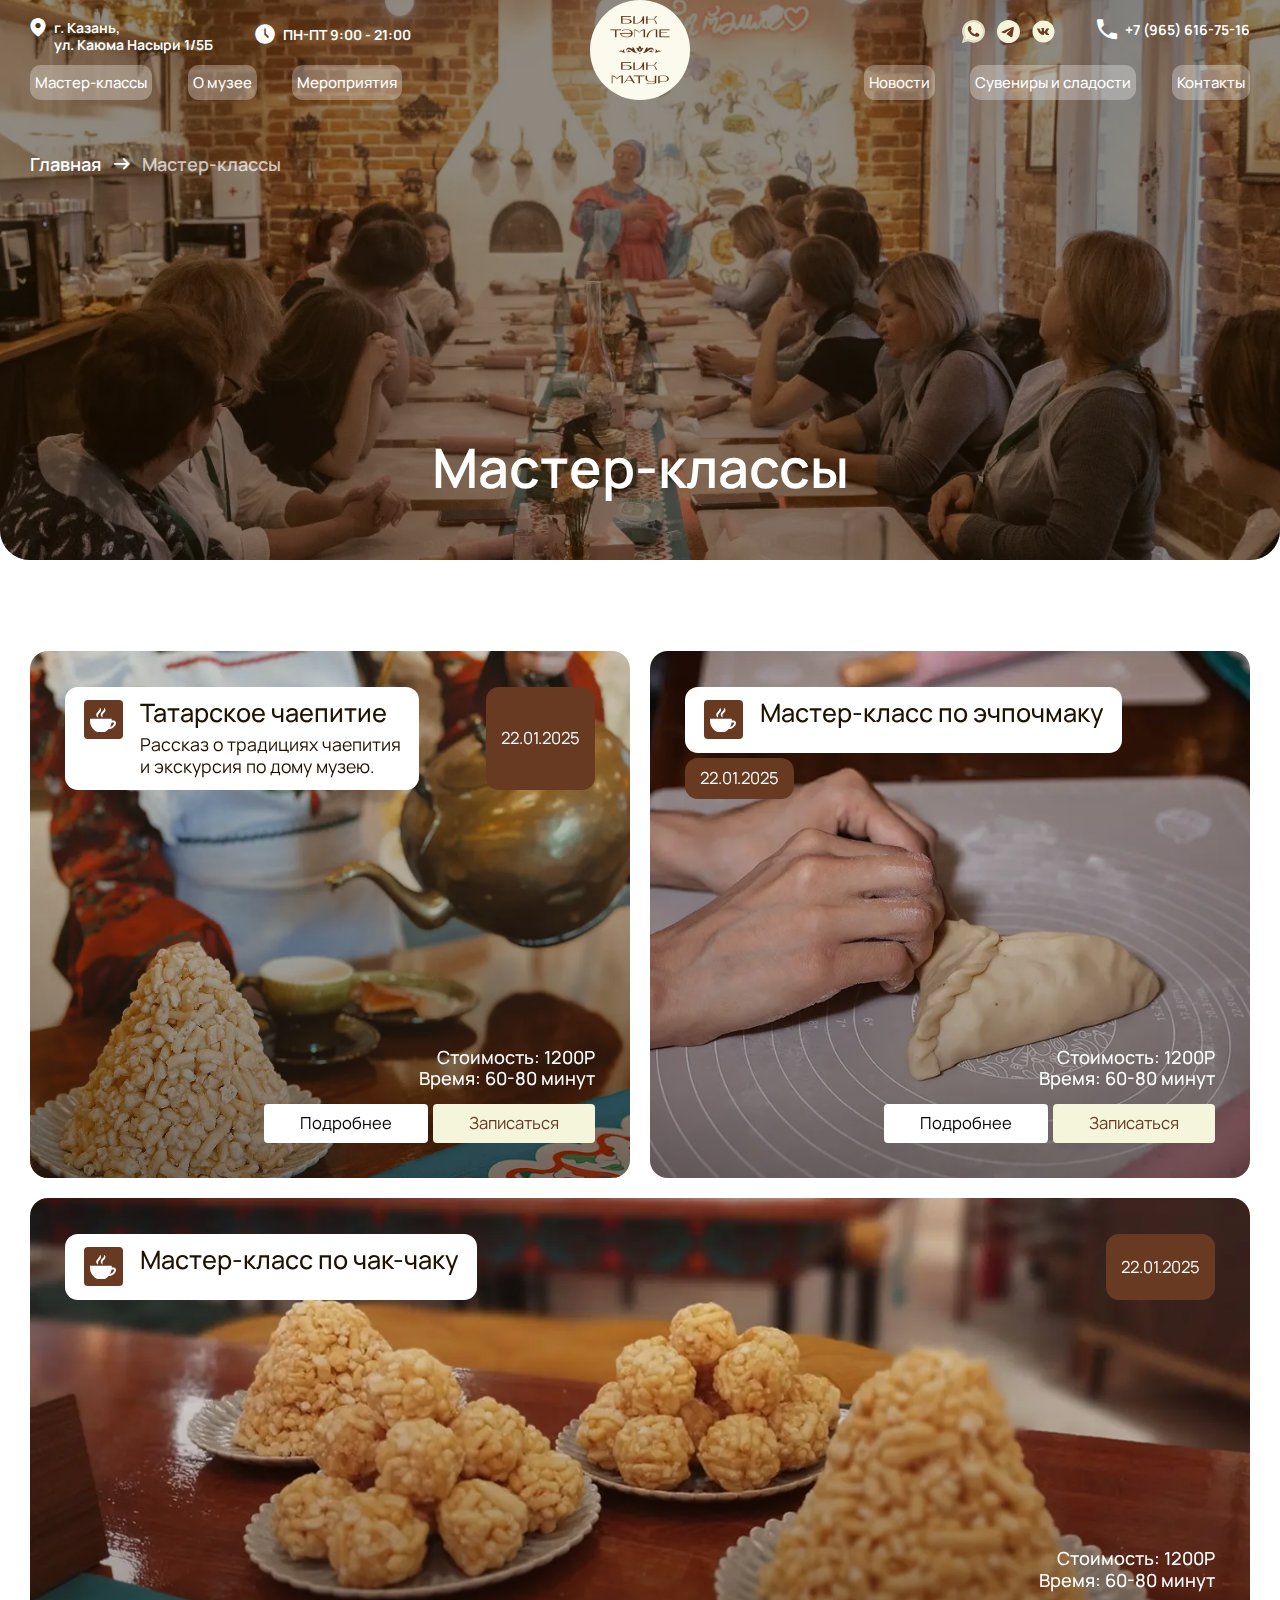
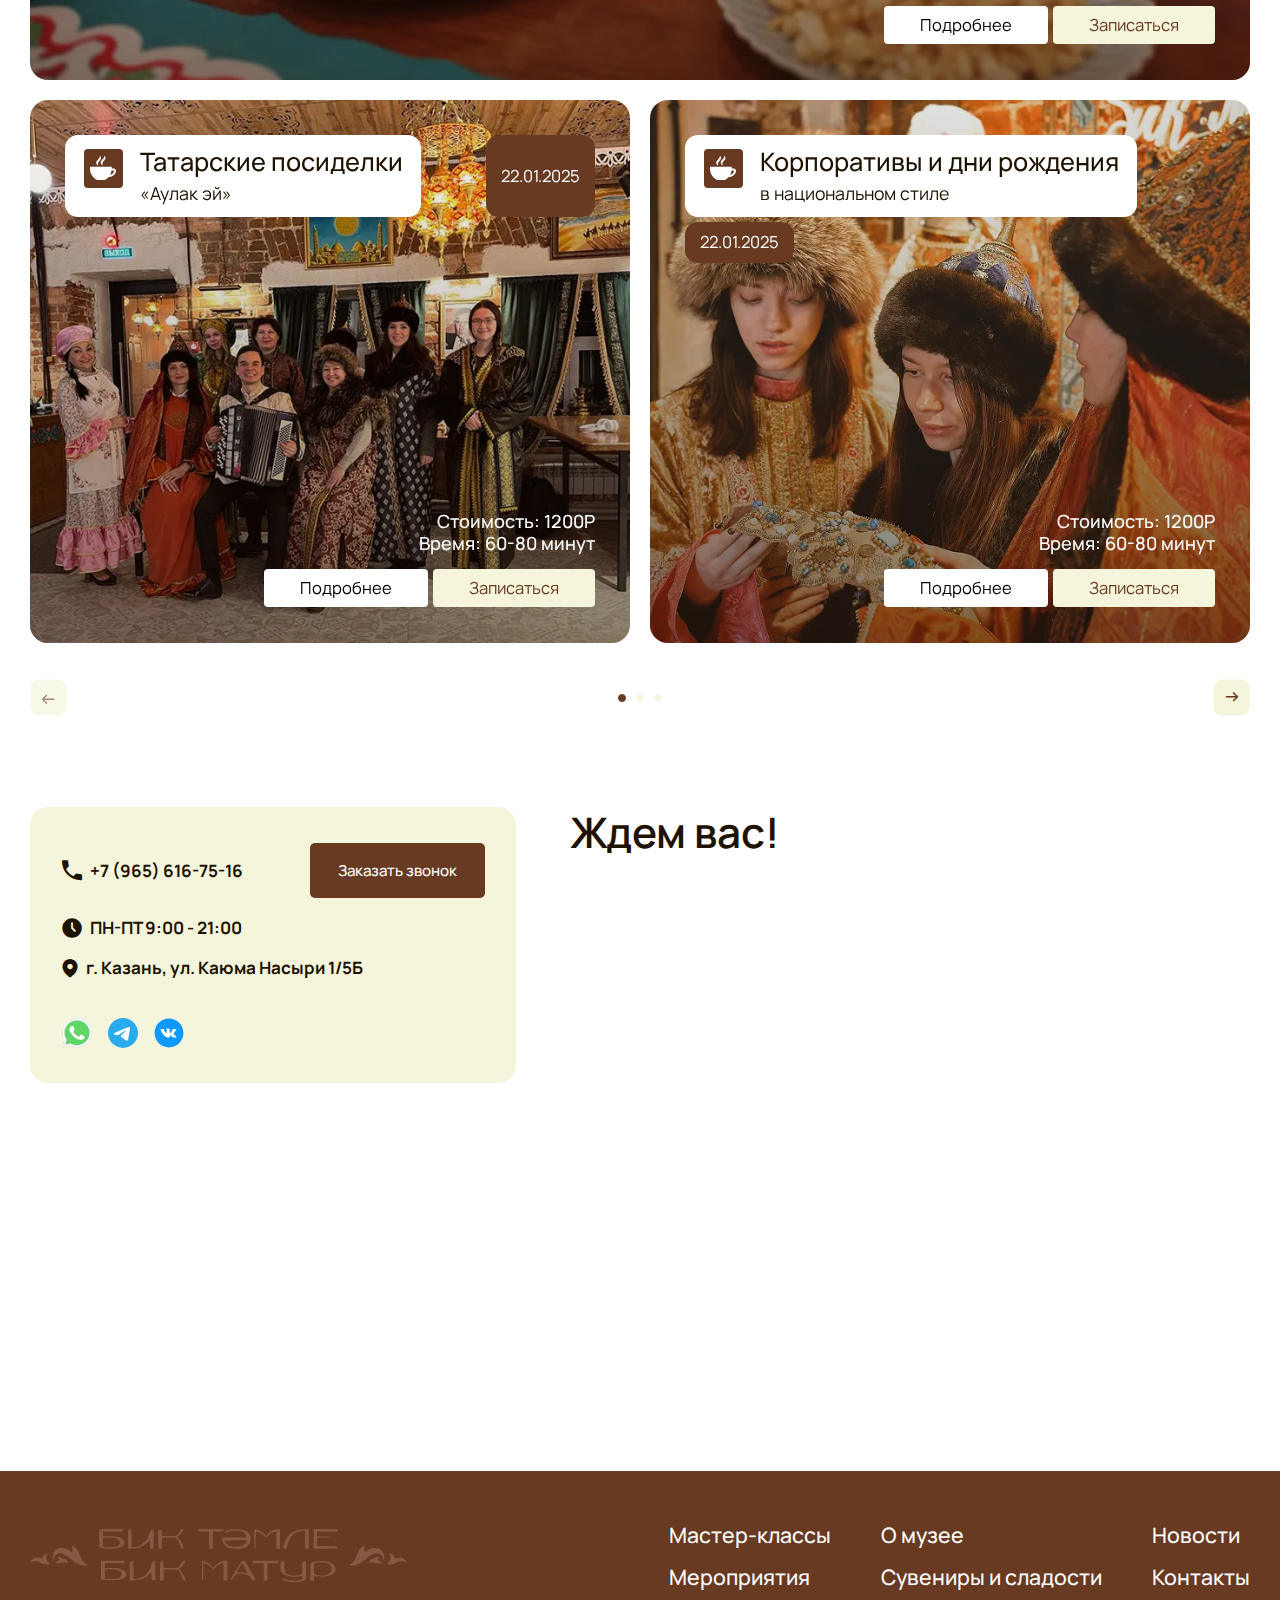
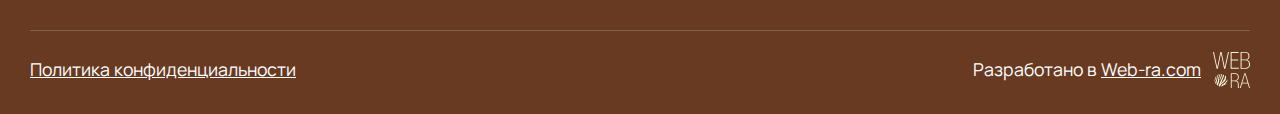
<file: classes.html>
<!DOCTYPE html>
<html lang="ru">

<head>
	<title>Мастер-классы</title>
	<meta charset="UTF-8">
	<meta name="format-detection" content="telephone=no">
	<link rel="stylesheet" href="css/style.min.css?_v=20250909153516">
	<meta name="viewport" content="width=device-width, initial-scale=1.0">
</head>

<body>
	<div class="wrapper">
		<header class="header">
			<div class="header__container">
				<div class="header__left">
					<div class="header__info">
						<a href="https://yandex.ru/maps/43/kazan/?ll=49.115208%2C55.781321&mode=poi&poi%5Bpoint%5D=49.115129%2C55.781389&poi%5Buri%5D=ymapsbm1%3A%2F%2Forg%3Foid%3D41873682176&z=21" target="_blank" class="_icon-location header__link">
							г. Казань, <br> ул. Каюма Насыри 1/5Б
						</a>
						<p class="_icon-clock header__link">
							ПН-ПТ 9:00 - 21:00
						</p>
					</div>
					<nav class="header__nav">
						<ul>
							<li><a href="#">Мастер-классы</a></li>
							<li><a href="#">О музее</a></li>
							<li><a href="#">Мероприятия</a></li>
						</ul>
					</nav>
				</div>
				<a href="index.html" class="header__center" data-da=".header__info, 900, 0">
					<img src="img/logo.svg" alt="Логотип">
				</a>
				<div class="header__right">
					<div class="header__info">
						<div class="header__socials">
							<a href="#" class="header__social">
								<img src="img/icons/wa.svg" alt="WhatsApp">
							</a>
							<a href="#" class="header__social">
								<img src="img/icons/tg.svg" alt="Telegram">
							</a>
							<a href="#" class="header__social">
								<img src="img/icons/vk.svg" alt="VK">
							</a>
						</div>
						<a href="tel:+79656167516" class="_icon-phone header__link">
							+7 (965) 616-75-16
						</a>
					</div>
					<nav class="header__nav">
						<ul>
							<li><a href="#">Новости</a></li>
							<li><a href="#">Сувениры и сладости</a></li>
							<li><a href="#">Контакты</a></li>
						</ul>
					</nav>
					<div class="header__menu menu">
						<div class="menu__body">
							<nav class="menu__nav">
								<ul>
									<li><a href="#">Мастер-классы</a></li>
									<li><a href="#">Новости</a></li>
									<li><a href="#">О музее</a></li>
									<li><a href="#">Мероприятия</a></li>
									<li><a href="#">Сувениры и сладости</a></li>
									<li><a href="#">Контакты</a></li>
								</ul>
							</nav>
							<div class="menu__info">
								<a href="https://yandex.ru/maps/43/kazan/?ll=49.115208%2C55.781321&mode=poi&poi%5Bpoint%5D=49.115129%2C55.781389&poi%5Buri%5D=ymapsbm1%3A%2F%2Forg%3Foid%3D41873682176&z=21" target="_blank" class="_icon-location header__link">
									г. Казань, ул. Каюма Насыри 1/5Б
								</a>
								<p class="_icon-clock header__link">
									ПН-ПТ 9:00 - 21:00
								</p>
							</div>
						</div>
						<button type="button" class="menu__icon icon-menu">
							<span></span>
						</button>
					</div>
				</div>
			</div>
		</header>
		<main class="page">
			<section class="hero hero--only-title">
				<div class="hero__bg">
					<picture><source srcset="img/classes-bg.webp" type="image/webp"><img src="img/classes-bg.png" alt="Background"></picture>
				</div>
				<div class="hero__container">
					<div class="hero__breadcrumbs">
						<ul>
							<li>
								<a href="index.html">Главная</a>
							</li>
							<li>Мастер-классы</li>
						</ul>
					</div>
					<p class="hero__title">
						Мастер-классы
					</p>
				</div>
			</section>
			<div class="page__container">
				<section class="classes classes--slider">
					<div class="classes__slider">
						<div class="classes__swiper">
							<div class="classes__main classes__slide">
								<div class="classes__card card">
									<div class="card__hover-text">
										<p>
											Гости сами лепят эчпочмаки. Пока эчпочмаки выпекаются, проходит экскурсия по музею,
											затем
											чаепитие со свежими
											треугольниками и татарскими сладостями.
										</p>
									</div>
									<div class="card__bg">
										<picture><source srcset="img/classes/1.webp" type="image/webp"><img src="img/classes/1.png" alt="Татарское чаепитие"></picture>
									</div>
									<div class="card__top-wrapper">
										<div class="card__title-block">
											<div class="card__icon">
												<img src="img/icons/coffee.svg" alt="Coffee">
											</div>
											<div class="card__text-block">
												<p class="card__title">Татарское чаепитие</p>
												<p class="card__text">
													Рассказ о традициях чаепития <br> и экскурсия по дому музею.
												</p>
											</div>
										</div>
										<div class="card__date">
											22.01.2025
										</div>
									</div>
									<div class="card__info-block">
										<div class="card__price-block">
											<p>
												Стоимость: 1200Р
											</p>
											<p>
												Время: 60-80 минут
											</p>
										</div>
										<div class="card__buttons">
											<a href="#" class="card__btn">Подробнее</a>
											<a href="#" data-popup="#popup" class="card__btn">Записаться</a>
										</div>
									</div>
								</div>
								<div class="classes__card card">
									<div class="card__hover-text">
										<p>
											Гости сами лепят эчпочмаки. Пока эчпочмаки выпекаются, проходит экскурсия по музею,
											затем
											чаепитие со свежими
											треугольниками и татарскими сладостями.
										</p>
									</div>
									<div class="card__bg">
										<picture><source srcset="img/classes/2.webp" type="image/webp"><img src="img/classes/2.png" alt="Мастер-класс по эчпочмаку"></picture>
									</div>
									<div class="card__top-wrapper">
										<div class="card__title-block">
											<div class="card__icon">
												<img src="img/icons/coffee.svg" alt="Coffee">
											</div>
											<div class="card__text-block">
												<p class="card__title">Мастер-класс по эчпочмаку</p>
											</div>
										</div>
										<div class="card__date">
											22.01.2025
										</div>
									</div>
									<div class="card__info-block">
										<div class="card__price-block">
											<p>
												Стоимость: 1200Р
											</p>
											<p>
												Время: 60-80 минут
											</p>
										</div>
										<div class="card__buttons">
											<a href="#" class="card__btn">Подробнее</a>
											<a href="#" data-popup="#popup" class="card__btn">Записаться</a>
										</div>
									</div>
								</div>
								<div class="classes__card card">
									<div class="card__hover-text">
										<p>
											Гости сами лепят эчпочмаки. Пока эчпочмаки выпекаются, проходит экскурсия по музею,
											затем
											чаепитие со свежими
											треугольниками и татарскими сладостями.
										</p>
									</div>
									<div class="card__bg">
										<picture><source srcset="img/classes/3.webp" type="image/webp"><img src="img/classes/3.png" alt="Мастер-класс по чак-чаку"></picture>
									</div>
									<div class="card__top-wrapper">
										<div class="card__title-block">
											<div class="card__icon">
												<img src="img/icons/coffee.svg" alt="Coffee">
											</div>
											<div class="card__text-block">
												<p class="card__title">Мастер-класс по чак-чаку</p>
											</div>
										</div>
										<div class="card__date">
											22.01.2025
										</div>
									</div>
									<div class="card__info-block">
										<div class="card__price-block">
											<p>
												Стоимость: 1200Р
											</p>
											<p>
												Время: 60-80 минут
											</p>
										</div>
										<div class="card__buttons">
											<a href="#" class="card__btn">Подробнее</a>
											<a href="#" data-popup="#popup" class="card__btn">Записаться</a>
										</div>
									</div>
								</div>
								<div class="classes__card card">
									<div class="card__hover-text">
										<p>
											Гости сами лепят эчпочмаки. Пока эчпочмаки выпекаются, проходит экскурсия по музею,
											затем
											чаепитие со свежими
											треугольниками и татарскими сладостями.
										</p>
									</div>
									<div class="card__bg">
										<picture><source srcset="img/classes/4.webp" type="image/webp"><img src="img/classes/4.png" alt="Татарские посиделки"></picture>
									</div>
									<div class="card__top-wrapper">
										<div class="card__title-block">
											<div class="card__icon">
												<img src="img/icons/coffee.svg" alt="Coffee">
											</div>
											<div class="card__text-block">
												<p class="card__title">Татарские посиделки</p>
												<p class="card__text">
													«Аулак эй»
												</p>
											</div>
										</div>
										<div class="card__date">
											22.01.2025
										</div>
									</div>
									<div class="card__info-block">
										<div class="card__price-block">
											<p>
												Стоимость: 1200Р
											</p>
											<p>
												Время: 60-80 минут
											</p>
										</div>
										<div class="card__buttons">
											<a href="#" class="card__btn">Подробнее</a>
											<a href="#" data-popup="#popup" class="card__btn">Записаться</a>
										</div>
									</div>
								</div>
								<div class="classes__card card">
									<div class="card__hover-text">
										<p>
											Гости сами лепят эчпочмаки. Пока эчпочмаки выпекаются, проходит экскурсия по музею,
											затем
											чаепитие со свежими
											треугольниками и татарскими сладостями.
										</p>
									</div>
									<div class="card__bg">
										<picture><source srcset="img/classes/5.webp" type="image/webp"><img src="img/classes/5.png" alt="Корпоративы и дни рождения"></picture>
									</div>
									<div class="card__top-wrapper">
										<div class="card__title-block">
											<div class="card__icon">
												<img src="img/icons/coffee.svg" alt="Coffee">
											</div>
											<div class="card__text-block">
												<p class="card__title">Корпоративы и дни рождения</p>
												<p class="card__text">
													в национальном стиле
												</p>
											</div>
										</div>
										<div class="card__date">
											22.01.2025
										</div>
									</div>
									<div class="card__info-block">
										<div class="card__price-block">
											<p>
												Стоимость: 1200Р
											</p>
											<p>
												Время: 60-80 минут
											</p>
										</div>
										<div class="card__buttons">
											<a href="#" class="card__btn">Подробнее</a>
											<a href="#" data-popup="#popup" class="card__btn">Записаться</a>
										</div>
									</div>
								</div>
							</div>
							<div class="classes__main classes__slide">
								<div class="classes__card card">
									<div class="card__hover-text">
										<p>
											Гости сами лепят эчпочмаки. Пока эчпочмаки выпекаются, проходит экскурсия по музею,
											затем
											чаепитие со свежими
											треугольниками и татарскими сладостями.
										</p>
									</div>
									<div class="card__bg">
										<picture><source srcset="img/classes/1.webp" type="image/webp"><img src="img/classes/1.png" alt="Татарское чаепитие"></picture>
									</div>
									<div class="card__top-wrapper">
										<div class="card__title-block">
											<div class="card__icon">
												<img src="img/icons/coffee.svg" alt="Coffee">
											</div>
											<div class="card__text-block">
												<p class="card__title">Татарское чаепитие</p>
												<p class="card__text">
													Рассказ о традициях чаепития <br> и экскурсия по дому музею.
												</p>
											</div>
										</div>
										<div class="card__date">
											22.01.2025
										</div>
									</div>
									<div class="card__info-block">
										<div class="card__price-block">
											<p>
												Стоимость: 1200Р
											</p>
											<p>
												Время: 60-80 минут
											</p>
										</div>
										<div class="card__buttons">
											<a href="#" class="card__btn">Подробнее</a>
											<a href="#" data-popup="#popup" class="card__btn">Записаться</a>
										</div>
									</div>
								</div>
								<div class="classes__card card">
									<div class="card__hover-text">
										<p>
											Гости сами лепят эчпочмаки. Пока эчпочмаки выпекаются, проходит экскурсия по музею,
											затем
											чаепитие со свежими
											треугольниками и татарскими сладостями.
										</p>
									</div>
									<div class="card__bg">
										<picture><source srcset="img/classes/2.webp" type="image/webp"><img src="img/classes/2.png" alt="Мастер-класс по эчпочмаку"></picture>
									</div>
									<div class="card__top-wrapper">
										<div class="card__title-block">
											<div class="card__icon">
												<img src="img/icons/coffee.svg" alt="Coffee">
											</div>
											<div class="card__text-block">
												<p class="card__title">Мастер-класс по эчпочмаку</p>
											</div>
										</div>
										<div class="card__date">
											22.01.2025
										</div>
									</div>
									<div class="card__info-block">
										<div class="card__price-block">
											<p>
												Стоимость: 1200Р
											</p>
											<p>
												Время: 60-80 минут
											</p>
										</div>
										<div class="card__buttons">
											<a href="#" class="card__btn">Подробнее</a>
											<a href="#" data-popup="#popup" class="card__btn">Записаться</a>
										</div>
									</div>
								</div>
								<div class="classes__card card">
									<div class="card__hover-text">
										<p>
											Гости сами лепят эчпочмаки. Пока эчпочмаки выпекаются, проходит экскурсия по музею,
											затем
											чаепитие со свежими
											треугольниками и татарскими сладостями.
										</p>
									</div>
									<div class="card__bg">
										<picture><source srcset="img/classes/3.webp" type="image/webp"><img src="img/classes/3.png" alt="Мастер-класс по чак-чаку"></picture>
									</div>
									<div class="card__top-wrapper">
										<div class="card__title-block">
											<div class="card__icon">
												<img src="img/icons/coffee.svg" alt="Coffee">
											</div>
											<div class="card__text-block">
												<p class="card__title">Мастер-класс по чак-чаку</p>
											</div>
										</div>
										<div class="card__date">
											22.01.2025
										</div>
									</div>
									<div class="card__info-block">
										<div class="card__price-block">
											<p>
												Стоимость: 1200Р
											</p>
											<p>
												Время: 60-80 минут
											</p>
										</div>
										<div class="card__buttons">
											<a href="#" class="card__btn">Подробнее</a>
											<a href="#" data-popup="#popup" class="card__btn">Записаться</a>
										</div>
									</div>
								</div>
								<div class="classes__card card">
									<div class="card__hover-text">
										<p>
											Гости сами лепят эчпочмаки. Пока эчпочмаки выпекаются, проходит экскурсия по музею,
											затем
											чаепитие со свежими
											треугольниками и татарскими сладостями.
										</p>
									</div>
									<div class="card__bg">
										<picture><source srcset="img/classes/4.webp" type="image/webp"><img src="img/classes/4.png" alt="Татарские посиделки"></picture>
									</div>
									<div class="card__top-wrapper">
										<div class="card__title-block">
											<div class="card__icon">
												<img src="img/icons/coffee.svg" alt="Coffee">
											</div>
											<div class="card__text-block">
												<p class="card__title">Татарские посиделки</p>
												<p class="card__text">
													«Аулак эй»
												</p>
											</div>
										</div>
										<div class="card__date">
											22.01.2025
										</div>
									</div>
									<div class="card__info-block">
										<div class="card__price-block">
											<p>
												Стоимость: 1200Р
											</p>
											<p>
												Время: 60-80 минут
											</p>
										</div>
										<div class="card__buttons">
											<a href="#" class="card__btn">Подробнее</a>
											<a href="#" data-popup="#popup" class="card__btn">Записаться</a>
										</div>
									</div>
								</div>
								<div class="classes__card card">
									<div class="card__hover-text">
										<p>
											Гости сами лепят эчпочмаки. Пока эчпочмаки выпекаются, проходит экскурсия по музею,
											затем
											чаепитие со свежими
											треугольниками и татарскими сладостями.
										</p>
									</div>
									<div class="card__bg">
										<picture><source srcset="img/classes/5.webp" type="image/webp"><img src="img/classes/5.png" alt="Корпоративы и дни рождения"></picture>
									</div>
									<div class="card__top-wrapper">
										<div class="card__title-block">
											<div class="card__icon">
												<img src="img/icons/coffee.svg" alt="Coffee">
											</div>
											<div class="card__text-block">
												<p class="card__title">Корпоративы и дни рождения</p>
												<p class="card__text">
													в национальном стиле
												</p>
											</div>
										</div>
										<div class="card__date">
											22.01.2025
										</div>
									</div>
									<div class="card__info-block">
										<div class="card__price-block">
											<p>
												Стоимость: 1200Р
											</p>
											<p>
												Время: 60-80 минут
											</p>
										</div>
										<div class="card__buttons">
											<a href="#" class="card__btn">Подробнее</a>
											<a href="#" data-popup="#popup" class="card__btn">Записаться</a>
										</div>
									</div>
								</div>
							</div>
							<div class="classes__main classes__slide">
								<div class="classes__card card">
									<div class="card__hover-text">
										<p>
											Гости сами лепят эчпочмаки. Пока эчпочмаки выпекаются, проходит экскурсия по музею,
											затем
											чаепитие со свежими
											треугольниками и татарскими сладостями.
										</p>
									</div>
									<div class="card__bg">
										<picture><source srcset="img/classes/1.webp" type="image/webp"><img src="img/classes/1.png" alt="Татарское чаепитие"></picture>
									</div>
									<div class="card__top-wrapper">
										<div class="card__title-block">
											<div class="card__icon">
												<img src="img/icons/coffee.svg" alt="Coffee">
											</div>
											<div class="card__text-block">
												<p class="card__title">Татарское чаепитие</p>
												<p class="card__text">
													Рассказ о традициях чаепития <br> и экскурсия по дому музею.
												</p>
											</div>
										</div>
										<div class="card__date">
											22.01.2025
										</div>
									</div>
									<div class="card__info-block">
										<div class="card__price-block">
											<p>
												Стоимость: 1200Р
											</p>
											<p>
												Время: 60-80 минут
											</p>
										</div>
										<div class="card__buttons">
											<a href="#" class="card__btn">Подробнее</a>
											<a href="#" data-popup="#popup" class="card__btn">Записаться</a>
										</div>
									</div>
								</div>
								<div class="classes__card card">
									<div class="card__hover-text">
										<p>
											Гости сами лепят эчпочмаки. Пока эчпочмаки выпекаются, проходит экскурсия по музею,
											затем
											чаепитие со свежими
											треугольниками и татарскими сладостями.
										</p>
									</div>
									<div class="card__bg">
										<picture><source srcset="img/classes/2.webp" type="image/webp"><img src="img/classes/2.png" alt="Мастер-класс по эчпочмаку"></picture>
									</div>
									<div class="card__top-wrapper">
										<div class="card__title-block">
											<div class="card__icon">
												<img src="img/icons/coffee.svg" alt="Coffee">
											</div>
											<div class="card__text-block">
												<p class="card__title">Мастер-класс по эчпочмаку</p>
											</div>
										</div>
										<div class="card__date">
											22.01.2025
										</div>
									</div>
									<div class="card__info-block">
										<div class="card__price-block">
											<p>
												Стоимость: 1200Р
											</p>
											<p>
												Время: 60-80 минут
											</p>
										</div>
										<div class="card__buttons">
											<a href="#" class="card__btn">Подробнее</a>
											<a href="#" data-popup="#popup" class="card__btn">Записаться</a>
										</div>
									</div>
								</div>
								<div class="classes__card card">
									<div class="card__hover-text">
										<p>
											Гости сами лепят эчпочмаки. Пока эчпочмаки выпекаются, проходит экскурсия по музею,
											затем
											чаепитие со свежими
											треугольниками и татарскими сладостями.
										</p>
									</div>
									<div class="card__bg">
										<picture><source srcset="img/classes/3.webp" type="image/webp"><img src="img/classes/3.png" alt="Мастер-класс по чак-чаку"></picture>
									</div>
									<div class="card__top-wrapper">
										<div class="card__title-block">
											<div class="card__icon">
												<img src="img/icons/coffee.svg" alt="Coffee">
											</div>
											<div class="card__text-block">
												<p class="card__title">Мастер-класс по чак-чаку</p>
											</div>
										</div>
										<div class="card__date">
											22.01.2025
										</div>
									</div>
									<div class="card__info-block">
										<div class="card__price-block">
											<p>
												Стоимость: 1200Р
											</p>
											<p>
												Время: 60-80 минут
											</p>
										</div>
										<div class="card__buttons">
											<a href="#" class="card__btn">Подробнее</a>
											<a href="#" data-popup="#popup" class="card__btn">Записаться</a>
										</div>
									</div>
								</div>
								<div class="classes__card card">
									<div class="card__hover-text">
										<p>
											Гости сами лепят эчпочмаки. Пока эчпочмаки выпекаются, проходит экскурсия по музею,
											затем
											чаепитие со свежими
											треугольниками и татарскими сладостями.
										</p>
									</div>
									<div class="card__bg">
										<picture><source srcset="img/classes/4.webp" type="image/webp"><img src="img/classes/4.png" alt="Татарские посиделки"></picture>
									</div>
									<div class="card__top-wrapper">
										<div class="card__title-block">
											<div class="card__icon">
												<img src="img/icons/coffee.svg" alt="Coffee">
											</div>
											<div class="card__text-block">
												<p class="card__title">Татарские посиделки</p>
												<p class="card__text">
													«Аулак эй»
												</p>
											</div>
										</div>
										<div class="card__date">
											22.01.2025
										</div>
									</div>
									<div class="card__info-block">
										<div class="card__price-block">
											<p>
												Стоимость: 1200Р
											</p>
											<p>
												Время: 60-80 минут
											</p>
										</div>
										<div class="card__buttons">
											<a href="#" class="card__btn">Подробнее</a>
											<a href="#" data-popup="#popup" class="card__btn">Записаться</a>
										</div>
									</div>
								</div>
								<div class="classes__card card">
									<div class="card__hover-text">
										<p>
											Гости сами лепят эчпочмаки. Пока эчпочмаки выпекаются, проходит экскурсия по музею,
											затем
											чаепитие со свежими
											треугольниками и татарскими сладостями.
										</p>
									</div>
									<div class="card__bg">
										<picture><source srcset="img/classes/5.webp" type="image/webp"><img src="img/classes/5.png" alt="Корпоративы и дни рождения"></picture>
									</div>
									<div class="card__top-wrapper">
										<div class="card__title-block">
											<div class="card__icon">
												<img src="img/icons/coffee.svg" alt="Coffee">
											</div>
											<div class="card__text-block">
												<p class="card__title">Корпоративы и дни рождения</p>
												<p class="card__text">
													в национальном стиле
												</p>
											</div>
										</div>
										<div class="card__date">
											22.01.2025
										</div>
									</div>
									<div class="card__info-block">
										<div class="card__price-block">
											<p>
												Стоимость: 1200Р
											</p>
											<p>
												Время: 60-80 минут
											</p>
										</div>
										<div class="card__buttons">
											<a href="#" class="card__btn">Подробнее</a>
											<a href="#" data-popup="#popup" class="card__btn">Записаться</a>
										</div>
									</div>
								</div>
							</div>
						</div>
						<div class="classes__nav-block">
							<div class="classes__pagintaion item-slider__pagintaion"></div>
							<div class="classes__slider-btns slider-btns">
								<button class="slider-btn slider-btn-prev classes__btn-prev _icon-arrow"></button>
								<button class="slider-btn slider-btn-next classes__btn-next _icon-arrow"></button>
							</div>
						</div>
					</div>
				</section>
			</div>
			<section class="map">
				<div class="map__container">
					<div class="map__top">
						<div class="map__info-block">
							<div class="map__info-row">
								<a href="tel:+79656167516" class="map__line _icon-phone">+7 (965) 616-75-16</a>
								<a href="#" data-popup="#popup" class="map__btn brown-btn">Заказать звонок</a>
							</div>
							<div class="map__info-row">
								<p class="map__line _icon-clock">ПН-ПТ 9:00 - 21:00</p>
							</div>
							<div class="map__info-row">
								<a href="https://yandex.ru/maps/43/kazan/?ll=49.115208%2C55.781321&mode=poi&poi%5Bpoint%5D=49.115129%2C55.781389&poi%5Buri%5D=ymapsbm1%3A%2F%2Forg%3Foid%3D41873682176&z=21" target="_blank" class="map__line _icon-location ">
									г. Казань, ул. Каюма Насыри 1/5Б
								</a>
							</div>
							<div class="map__socials">
								<a href="#" class="map__social">
									<img src="img/icons/wa2.svg" alt="WhatsApp">
								</a>
								<a href="#" class="map__social">
									<img src="img/icons/tg2.svg" alt="Telegram">
								</a>
								<a href="#" class="map__social">
									<img src="img/icons/vk2.svg" alt="VK">
								</a>
							</div>
						</div>
						<p class="map__title title">Ждем вас!</p>
					</div>
				</div>
				<div class="map__map">
					<script type="text/javascript" charset="utf-8" async src="https://api-maps.yandex.ru/services/constructor/1.0/js/?um=constructor%3Abc63c61f920d049390c29254ff176ab555a8e9e4789daecbe853b2745b1efa26&amp;width=100%25&amp;height=400&amp;lang=ru_RU&amp;scroll=false&_v=20250909153516"></script>
				</div>
			</section>
		</main>
		<footer class="footer">
			<div class="footer__container">
				<div class="footer__top">
					<a href="index.html" class="footer__logo">
						<img src="img/big-logo.svg" alt="Логотип">
					</a>
					<nav class="footer__nav">
						<ul>
							<li><a href="#">Мастер-классы</a></li>
							<li><a href="#">О музее</a></li>
							<li><a href="#">Новости</a></li>
							<li><a href="#">Мероприятия</a></li>
							<li><a href="#">Сувениры и сладости</a></li>
							<li><a href="#">Контакты</a></li>
						</ul>
					</nav>
				</div>
				<div class="footer__bottom">
					<a href="#">Политика конфиденциальности</a>
					<div>
						Разработано в <a href="https://web-ra.com/" target="_blank">Web-ra.com</a>
						<img src="img/webra.svg" alt="Web-ra.com">
					</div>
				</div>
			</div>
		</footer>
	</div>
	<div id="popup" aria-hidden="true" class="popup">
		<div class="popup__wrapper">
			<div class="popup__content">
				<button data-close type="button" class="popup__close _icon-cross"></button>
				<div class="popup__main">
					<div class="popup__img">
						<picture><source srcset="img/qustions-bg.webp" type="image/webp"><img src="img/qustions-bg.png" alt="Остались вопросы?"></picture>
					</div>
					<div class="popup__form-block">
						<p class="popup__title">
							Заказать аренду музея для мероприятия до 40 человек
						</p>
						<form action="#" class="form">
							<input autocomplete="off" type="text" name="form[]" data-error data-validate data-required placeholder="Имя" class="form__input">
							<input autocomplete="off" type="text" name="form[]" data-error data-validate data-required placeholder="Телефон" class="form__input phone-input">
							<button class="form__btn brown-btn">Отправить</button>
							<p class="form__info">
								Нажимая на «Отправить», вы даете согласие на обработку персональных данных и соглашаетесь с
								<a href="#" target="_blank">политикой конфиденциальности</a>
							</p>
						</form>
					</div>
				</div>
			</div>
		</div>
	</div>
	<script src="js/app.min.js?_v=20250909153516"></script>
</body>

</html>
</file>
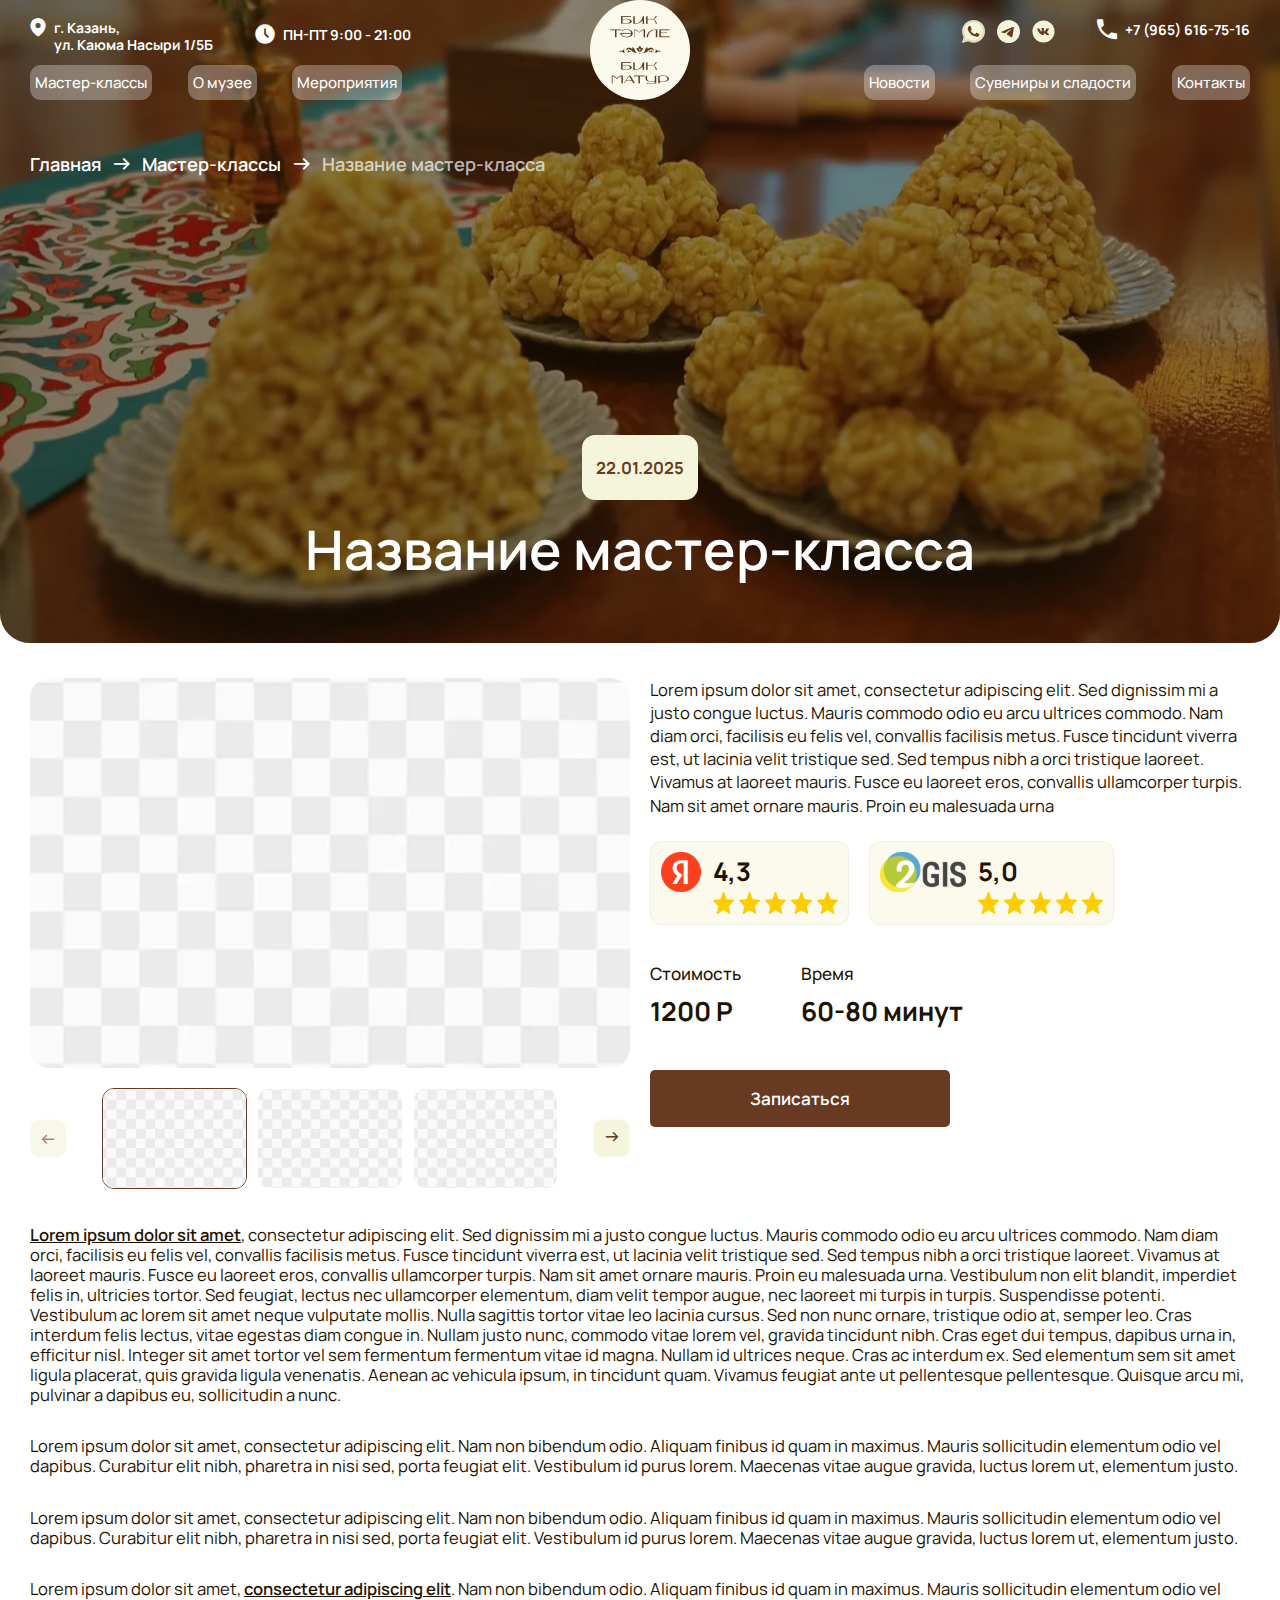
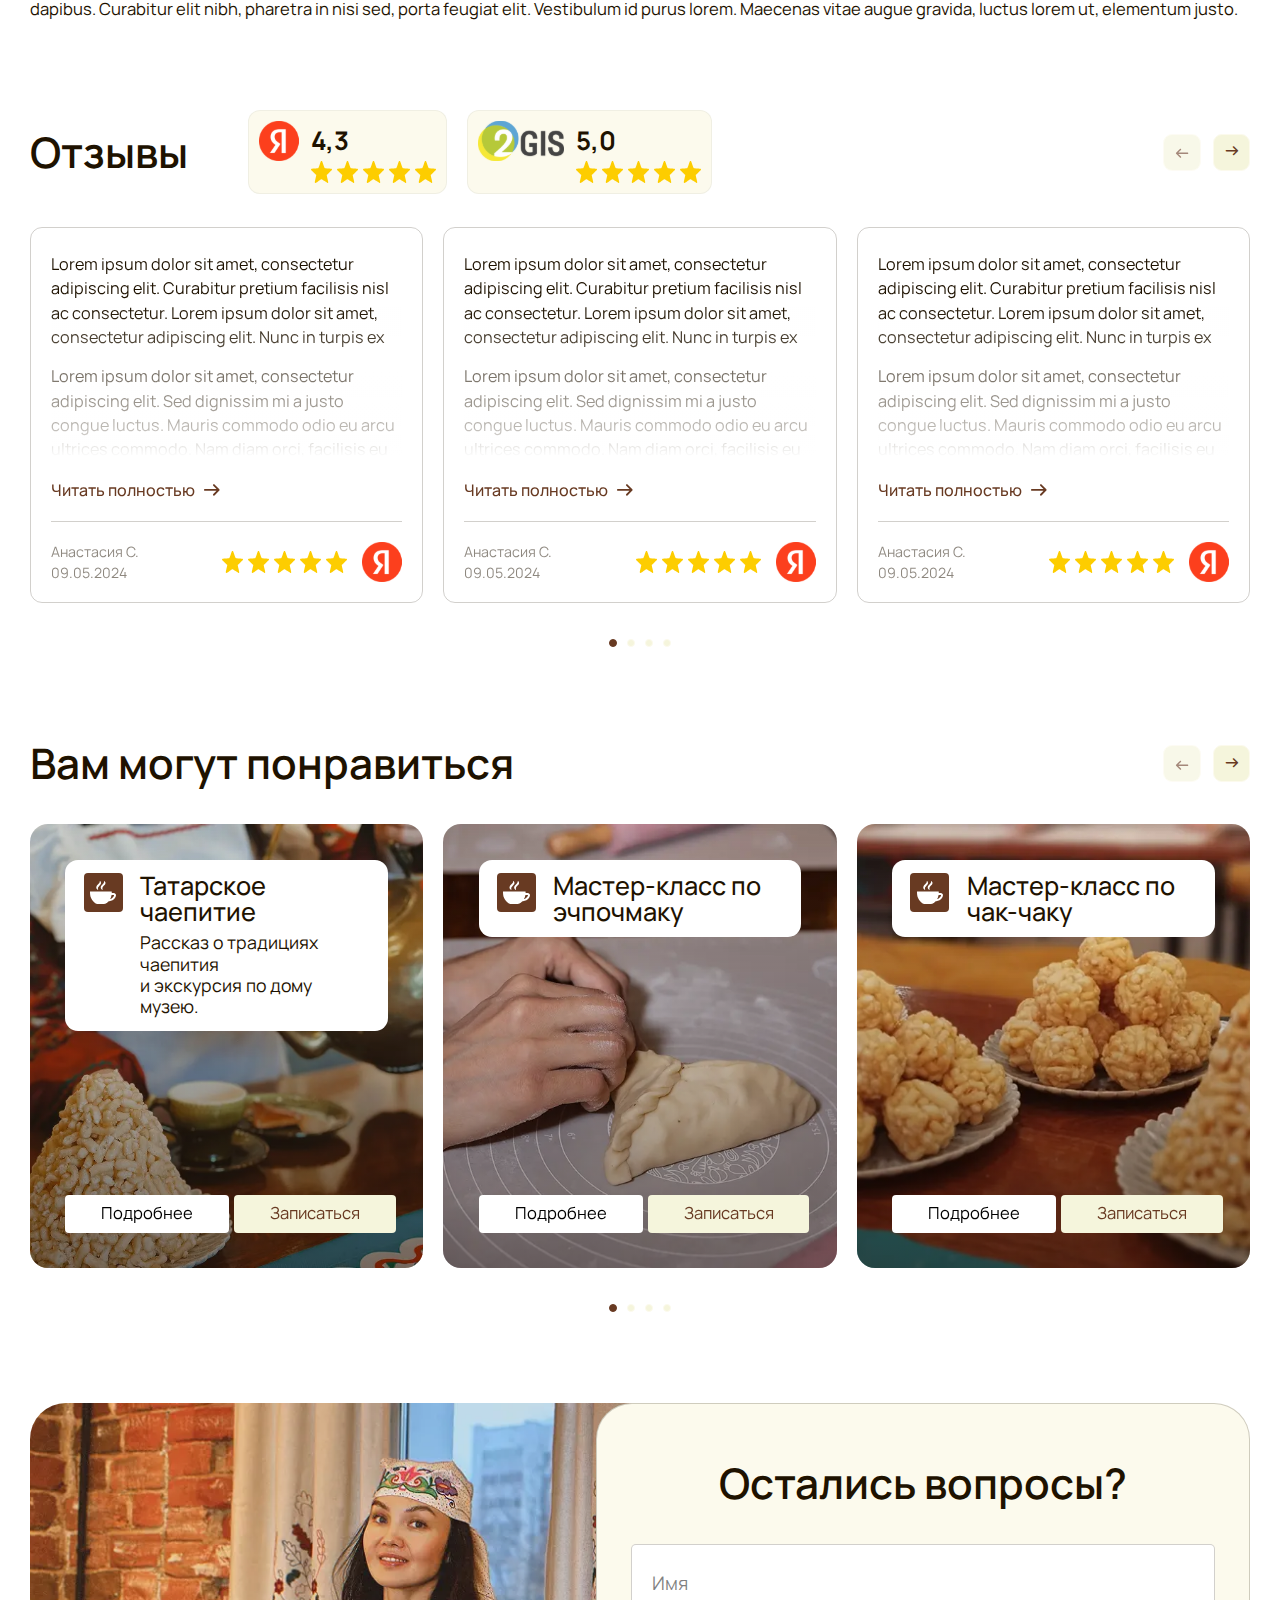
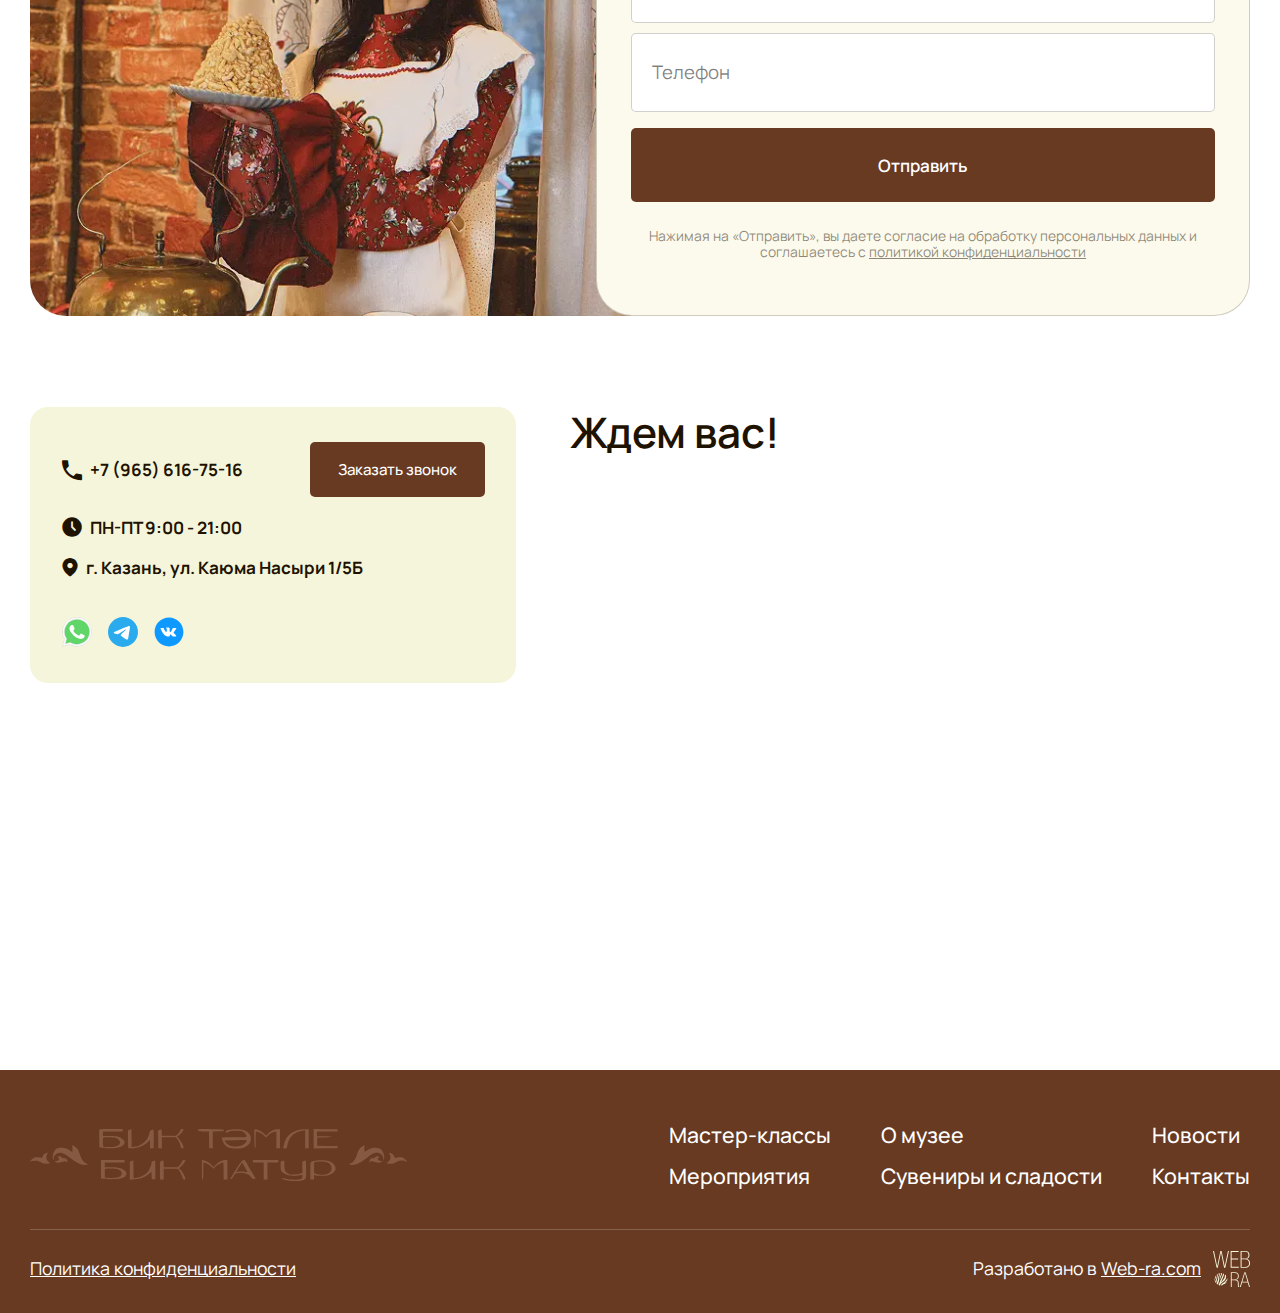
<file: item.html>
<!DOCTYPE html>
<html lang="ru">

<head>
	<title>Мастер-класс</title>
	<meta charset="UTF-8">
	<meta name="format-detection" content="telephone=no">
	<link rel="stylesheet" href="css/style.min.css?_v=20250909153516">
	<meta name="viewport" content="width=device-width, initial-scale=1.0">
</head>

<body>
	<div class="wrapper">
		<header class="header">
			<div class="header__container">
				<div class="header__left">
					<div class="header__info">
						<a href="https://yandex.ru/maps/43/kazan/?ll=49.115208%2C55.781321&mode=poi&poi%5Bpoint%5D=49.115129%2C55.781389&poi%5Buri%5D=ymapsbm1%3A%2F%2Forg%3Foid%3D41873682176&z=21" target="_blank" class="_icon-location header__link">
							г. Казань, <br> ул. Каюма Насыри 1/5Б
						</a>
						<p class="_icon-clock header__link">
							ПН-ПТ 9:00 - 21:00
						</p>
					</div>
					<nav class="header__nav">
						<ul>
							<li><a href="#">Мастер-классы</a></li>
							<li><a href="#">О музее</a></li>
							<li><a href="#">Мероприятия</a></li>
						</ul>
					</nav>
				</div>
				<a href="index.html" class="header__center" data-da=".header__info, 900, 0">
					<img src="img/logo.svg" alt="Логотип">
				</a>
				<div class="header__right">
					<div class="header__info">
						<div class="header__socials">
							<a href="#" class="header__social">
								<img src="img/icons/wa.svg" alt="WhatsApp">
							</a>
							<a href="#" class="header__social">
								<img src="img/icons/tg.svg" alt="Telegram">
							</a>
							<a href="#" class="header__social">
								<img src="img/icons/vk.svg" alt="VK">
							</a>
						</div>
						<a href="tel:+79656167516" class="_icon-phone header__link">
							+7 (965) 616-75-16
						</a>
					</div>
					<nav class="header__nav">
						<ul>
							<li><a href="#">Новости</a></li>
							<li><a href="#">Сувениры и сладости</a></li>
							<li><a href="#">Контакты</a></li>
						</ul>
					</nav>
					<div class="header__menu menu">
						<div class="menu__body">
							<nav class="menu__nav">
								<ul>
									<li><a href="#">Мастер-классы</a></li>
									<li><a href="#">Новости</a></li>
									<li><a href="#">О музее</a></li>
									<li><a href="#">Мероприятия</a></li>
									<li><a href="#">Сувениры и сладости</a></li>
									<li><a href="#">Контакты</a></li>
								</ul>
							</nav>
							<div class="menu__info">
								<a href="https://yandex.ru/maps/43/kazan/?ll=49.115208%2C55.781321&mode=poi&poi%5Bpoint%5D=49.115129%2C55.781389&poi%5Buri%5D=ymapsbm1%3A%2F%2Forg%3Foid%3D41873682176&z=21" target="_blank" class="_icon-location header__link">
									г. Казань, ул. Каюма Насыри 1/5Б
								</a>
								<p class="_icon-clock header__link">
									ПН-ПТ 9:00 - 21:00
								</p>
							</div>
						</div>
						<button type="button" class="menu__icon icon-menu">
							<span></span>
						</button>
					</div>
				</div>
			</div>
		</header>
		<main class="page">
			<section class="hero hero--only-title">
				<div class="hero__bg">
					<picture><source srcset="img/bg.webp" type="image/webp"><img src="img/bg.png" alt="Background"></picture>
				</div>
				<div class="hero__container">
					<div class="hero__breadcrumbs">
						<ul>
							<li>
								<a href="index.html">Главная</a>
							</li>
							<li>
								<a href="index.html">Мастер-классы</a>
							</li>
							<li>Название мастер-класса</li>
						</ul>
					</div>
					<p class="hero__date">22.01.2025</p>
					<p class="hero__title">
						Название мастер-класса
					</p>
				</div>
			</section>
			<div class="page__container">
				<section class="item">
					<div class="item__main">
						<div class="item__sliders">
							<div class="item__main-slider">
								<div class="item__slider">
									<div class="item__swiper">
										<div class="item__slide">
											<picture><source srcset="img/placeholder.webp" type="image/webp"><img src="img/placeholder.png" alt="placeholder"></picture>
										</div>
										<div class="item__slide">
											<picture><source srcset="img/placeholder.webp" type="image/webp"><img src="img/placeholder.png" alt="placeholder"></picture>
										</div>
										<div class="item__slide">
											<picture><source srcset="img/placeholder.webp" type="image/webp"><img src="img/placeholder.png" alt="placeholder"></picture>
										</div>
										<div class="item__slide">
											<picture><source srcset="img/placeholder.webp" type="image/webp"><img src="img/placeholder.png" alt="placeholder"></picture>
										</div>
										<div class="item__slide">
											<picture><source srcset="img/placeholder.webp" type="image/webp"><img src="img/placeholder.png" alt="placeholder"></picture>
										</div>
										<div class="item__slide">
											<picture><source srcset="img/placeholder.webp" type="image/webp"><img src="img/placeholder.png" alt="placeholder"></picture>
										</div>
									</div>
								</div>
							</div>
							<div class="item__thumbs-slider">
								<div class="item__slider-thumb">
									<div class="item__swiper">
										<div class="item__slide-thumb">
											<picture><source srcset="img/placeholder.webp" type="image/webp"><img src="img/placeholder.png" alt="placeholder"></picture>
										</div>
										<div class="item__slide-thumb">
											<picture><source srcset="img/placeholder.webp" type="image/webp"><img src="img/placeholder.png" alt="placeholder"></picture>
										</div>
										<div class="item__slide-thumb">
											<picture><source srcset="img/placeholder.webp" type="image/webp"><img src="img/placeholder.png" alt="placeholder"></picture>
										</div>
										<div class="item__slide-thumb">
											<picture><source srcset="img/placeholder.webp" type="image/webp"><img src="img/placeholder.png" alt="placeholder"></picture>
										</div>
										<div class="item__slide-thumb">
											<picture><source srcset="img/placeholder.webp" type="image/webp"><img src="img/placeholder.png" alt="placeholder"></picture>
										</div>
										<div class="item__slide-thumb">
											<picture><source srcset="img/placeholder.webp" type="image/webp"><img src="img/placeholder.png" alt="placeholder"></picture>
										</div>
									</div>
								</div>
								<div class="item__slide-btns slider-btns">
									<button class="slider-btn slider-btn-prev item__slide-button-prev _icon-arrow"></button>
									<button class="slider-btn slider-btn-next item__slide-button-next _icon-arrow"></button>
								</div>
							</div>
						</div>
						<div class="item__info-main">
							<p class="item__text">
								Lorem ipsum dolor sit amet, consectetur adipiscing elit. Sed dignissim mi a justo congue luctus.
								Mauris commodo odio eu
								arcu ultrices commodo. Nam diam orci, facilisis eu felis vel, convallis facilisis metus. Fusce
								tincidunt viverra est, ut
								lacinia velit tristique sed. Sed tempus nibh a orci tristique laoreet. Vivamus at laoreet
								mauris. Fusce eu laoreet eros,
								convallis ullamcorper turpis. Nam sit amet ornare mauris. Proin eu malesuada urna
							</p>
							<div class="item__rating reviews__rating-wrapper">
								<a href="https://yandex.ru/maps/org/bik_t_mle_bik_matur/41873682176/reviews/?ll=49.115271%2C55.781358&z=17" target="_blank" class="reviews__rating-block">
									<div class="reviews__rating-icon">
										<img src="img/icons/yandex.svg" alt="Yandex">
									</div>
									<p class="reviews__rating">4,3</p>
									<div class="reviews__stars">
										<img src="img/icons/star.svg" alt="Star">
										<img src="img/icons/star.svg" alt="Star">
										<img src="img/icons/star.svg" alt="Star">
										<img src="img/icons/star.svg" alt="Star">
										<img src="img/icons/star.svg" alt="Star">
									</div>
								</a>
								<a href="https://2gis.ru/kazan/firm/70000001095114579/tab/reviews" target="_blank" class="reviews__rating-block">
									<div class="reviews__rating-icon">
										<img src="img/icons/2gis.svg" alt="2GIS">
									</div>
									<p class="reviews__rating">5,0</p>
									<div class="reviews__stars">
										<img src="img/icons/star.svg" alt="Star">
										<img src="img/icons/star.svg" alt="Star">
										<img src="img/icons/star.svg" alt="Star">
										<img src="img/icons/star.svg" alt="Star">
										<img src="img/icons/star.svg" alt="Star">
									</div>
								</a>
							</div>
							<div class="item__price-block">
								<div class="item__price">
									<span>Стоимость</span>
									<p>1200 Р</p>
								</div>
								<div class="item__price">
									<span>Время</span>
									<p>60-80 минут</p>
								</div>
							</div>
							<a href="#" class="item__btn brown-btn" data-popup="#popup">Записаться</a>
						</div>
					</div>
					<div class="item__seo seo">
						<p>
							<a href="#">Lorem ipsum dolor sit amet</a>, consectetur adipiscing elit. Sed dignissim mi a justo
							congue luctus. Mauris commodo odio eu
							arcu ultrices commodo. Nam diam orci, facilisis eu felis vel, convallis facilisis metus. Fusce
							tincidunt viverra est, ut
							lacinia velit tristique sed. Sed tempus nibh a orci tristique laoreet. Vivamus at laoreet mauris.
							Fusce eu laoreet eros,
							convallis ullamcorper turpis. Nam sit amet ornare mauris. Proin eu malesuada urna. Vestibulum non
							elit blandit,
							imperdiet felis in, ultricies tortor. Sed feugiat, lectus nec ullamcorper elementum, diam velit
							tempor augue, nec
							laoreet mi turpis in turpis. Suspendisse potenti. Vestibulum ac lorem sit amet neque vulputate
							mollis. Nulla sagittis
							tortor vitae leo lacinia cursus. Sed non nunc ornare, tristique odio at, semper leo. Cras interdum
							felis lectus, vitae
							egestas diam congue in. Nullam justo nunc, commodo vitae lorem vel, gravida tincidunt nibh. Cras
							eget dui tempus,
							dapibus urna in, efficitur nisl. Integer sit amet tortor vel sem fermentum fermentum vitae id
							magna. Nullam id ultrices
							neque. Cras ac interdum ex. Sed elementum sem sit amet ligula placerat, quis gravida ligula
							venenatis. Aenean ac
							vehicula ipsum, in tincidunt quam. Vivamus feugiat ante ut pellentesque pellentesque. Quisque arcu
							mi, pulvinar a
							dapibus eu, sollicitudin a nunc.
						</p>
						<p>
							Lorem ipsum dolor sit amet, consectetur adipiscing elit. Nam non bibendum odio. Aliquam finibus id
							quam in maximus.
							Mauris sollicitudin elementum odio vel dapibus. Curabitur elit nibh, pharetra in nisi sed, porta
							feugiat elit.
							Vestibulum id purus lorem. Maecenas vitae augue gravida, luctus lorem ut, elementum justo.
						</p>
						<p>
							Lorem ipsum dolor sit amet, consectetur adipiscing elit. Nam non bibendum odio. Aliquam finibus id
							quam in maximus.
							Mauris sollicitudin elementum odio vel dapibus. Curabitur elit nibh, pharetra in nisi sed, porta
							feugiat elit.
							Vestibulum id purus lorem. Maecenas vitae augue gravida, luctus lorem ut, elementum justo.
						</p>
						<p>
							Lorem ipsum dolor sit amet, <a href="#">consectetur adipiscing elit</a>. Nam non bibendum odio.
							Aliquam finibus id
							quam in maximus.
							Mauris sollicitudin elementum odio vel dapibus. Curabitur elit nibh, pharetra in nisi sed, porta
							feugiat elit.
							Vestibulum id purus lorem. Maecenas vitae augue gravida, luctus lorem ut, elementum justo.
						</p>
					</div>
				</section>
				<section class="reviews item-slider item-slider--big">
					<div class="reviews__top">
						<div class="reviews__top-wrapper">
							<p class="reviews__title title">Отзывы</p>
							<div class="reviews__rating-wrapper">
								<a href="https://yandex.ru/maps/org/bik_t_mle_bik_matur/41873682176/reviews/?ll=49.115271%2C55.781358&z=17" target="_blank" class="reviews__rating-block">
									<div class="reviews__rating-icon">
										<img src="img/icons/yandex.svg" alt="Yandex">
									</div>
									<p class="reviews__rating">4,3</p>
									<div class="reviews__stars">
										<img src="img/icons/star.svg" alt="Star">
										<img src="img/icons/star.svg" alt="Star">
										<img src="img/icons/star.svg" alt="Star">
										<img src="img/icons/star.svg" alt="Star">
										<img src="img/icons/star.svg" alt="Star">
									</div>
								</a>
								<a href="https://2gis.ru/kazan/firm/70000001095114579/tab/reviews" target="_blank" class="reviews__rating-block">
									<div class="reviews__rating-icon">
										<img src="img/icons/2gis.svg" alt="2GIS">
									</div>
									<p class="reviews__rating">5,0</p>
									<div class="reviews__stars">
										<img src="img/icons/star.svg" alt="Star">
										<img src="img/icons/star.svg" alt="Star">
										<img src="img/icons/star.svg" alt="Star">
										<img src="img/icons/star.svg" alt="Star">
										<img src="img/icons/star.svg" alt="Star">
									</div>
								</a>
							</div>
						</div>
						<div class="item-slider--big__slider-btns slider-btns">
							<button class="slider-btn slider-btn-prev _icon-arrow"></button>
							<button class="slider-btn slider-btn-next _icon-arrow"></button>
						</div>
					</div>
					<div class="reviews__main">
						<div class="reviews__slider item-slider__big-slider">
							<div class="reviews__swiper">
								<div class="reviews__slide">
									<div data-showmore data-showmore-media="1300, max" class="reviews__text-block">
										<div data-showmore-content="205" class="reviews__content">
											<p>
												Lorem ipsum dolor sit amet, consectetur adipiscing elit. Curabitur pretium facilisis
												nisl ac consectetur. Lorem ipsum
												dolor sit amet, consectetur adipiscing elit. Nunc in turpis ex
											</p>
											<p>
												Lorem ipsum dolor sit amet, consectetur adipiscing elit. Sed dignissim mi a justo
												congue luctus. Mauris commodo odio eu
												arcu ultrices commodo. Nam diam orci, facilisis eu felis vel, convallis facilisis
												metus. Fusce tincidunt viverra est, ut
												lacinia velit tristique sed. Sed tempus nibh a orci tristique laoreet. Vivamus at
												laoreet mauris. Fusce eu laoreet eros,
												convallis ullamcorper turpis. Nam sit amet ornare mauris. Proin eu malesuada urna.
												Vestibulum non elit blandit,
												imperdiet felis in, ultricies tortor. Sed feugiat,semper leo.
											</p>
										</div>
										<button data-showmore-button type="button" class="reviews__more">
											<span class="_icon-arrow">Читать полностью</span>
											<span class="_icon-arrow">Скрыть</span>
										</button>
									</div>
									<div class="reviews__user">
										<div class="reviews__user-info-block">
											<div class="reviews__user-info">
												<p>Анастасия С.</p>
												<p>09.05.2024</p>
											</div>
										</div>
										<div class="reviews__user-company-logo">
											<div class="reviews__bottom-stars">
												<img src="img/icons/star.svg" alt="Star">
												<img src="img/icons/star.svg" alt="Star">
												<img src="img/icons/star.svg" alt="Star">
												<img src="img/icons/star.svg" alt="Star">
												<img src="img/icons/star.svg" alt="Star">
											</div>
											<img src="img/icons/yandex.svg" alt="Yandex">
										</div>
									</div>
								</div>
								<div class="reviews__slide">
									<div data-showmore data-showmore-media="1300, max" class="reviews__text-block">
										<div data-showmore-content="205" class="reviews__content">
											<p>
												Lorem ipsum dolor sit amet, consectetur adipiscing elit. Curabitur pretium facilisis
												nisl ac consectetur. Lorem ipsum
												dolor sit amet, consectetur adipiscing elit. Nunc in turpis ex
											</p>
											<p>
												Lorem ipsum dolor sit amet, consectetur adipiscing elit. Sed dignissim mi a justo
												congue luctus. Mauris commodo odio eu
												arcu ultrices commodo. Nam diam orci, facilisis eu felis vel, convallis facilisis
												metus. Fusce tincidunt viverra est, ut
												lacinia velit tristique sed. Sed tempus nibh a orci tristique laoreet. Vivamus at
												laoreet mauris. Fusce eu laoreet eros,
												convallis ullamcorper turpis. Nam sit amet ornare mauris. Proin eu malesuada urna.
												Vestibulum non elit blandit,
												imperdiet felis in, ultricies tortor. Sed feugiat,semper leo.
											</p>
										</div>
										<button data-showmore-button type="button" class="reviews__more">
											<span class="_icon-arrow">Читать полностью</span>
											<span class="_icon-arrow">Скрыть</span>
										</button>
									</div>
									<div class="reviews__user">
										<div class="reviews__user-info-block">
											<div class="reviews__user-info">
												<p>Анастасия С.</p>
												<p>09.05.2024</p>
											</div>
										</div>
										<div class="reviews__user-company-logo">
											<div class="reviews__bottom-stars">
												<img src="img/icons/star.svg" alt="Star">
												<img src="img/icons/star.svg" alt="Star">
												<img src="img/icons/star.svg" alt="Star">
												<img src="img/icons/star.svg" alt="Star">
												<img src="img/icons/star.svg" alt="Star">
											</div>
											<img src="img/icons/yandex.svg" alt="Yandex">
										</div>
									</div>
								</div>
								<div class="reviews__slide">
									<div data-showmore data-showmore-media="1300, max" class="reviews__text-block">
										<div data-showmore-content="205" class="reviews__content">
											<p>
												Lorem ipsum dolor sit amet, consectetur adipiscing elit. Curabitur pretium facilisis
												nisl ac consectetur. Lorem ipsum
												dolor sit amet, consectetur adipiscing elit. Nunc in turpis ex
											</p>
											<p>
												Lorem ipsum dolor sit amet, consectetur adipiscing elit. Sed dignissim mi a justo
												congue luctus. Mauris commodo odio eu
												arcu ultrices commodo. Nam diam orci, facilisis eu felis vel, convallis facilisis
												metus. Fusce tincidunt viverra est, ut
												lacinia velit tristique sed. Sed tempus nibh a orci tristique laoreet. Vivamus at
												laoreet mauris. Fusce eu laoreet eros,
												convallis ullamcorper turpis. Nam sit amet ornare mauris. Proin eu malesuada urna.
												Vestibulum non elit blandit,
												imperdiet felis in, ultricies tortor. Sed feugiat,semper leo.
											</p>
										</div>
										<button data-showmore-button type="button" class="reviews__more">
											<span class="_icon-arrow">Читать полностью</span>
											<span class="_icon-arrow">Скрыть</span>
										</button>
									</div>
									<div class="reviews__user">
										<div class="reviews__user-info-block">
											<div class="reviews__user-info">
												<p>Анастасия С.</p>
												<p>09.05.2024</p>
											</div>
										</div>
										<div class="reviews__user-company-logo">
											<div class="reviews__bottom-stars">
												<img src="img/icons/star.svg" alt="Star">
												<img src="img/icons/star.svg" alt="Star">
												<img src="img/icons/star.svg" alt="Star">
												<img src="img/icons/star.svg" alt="Star">
												<img src="img/icons/star.svg" alt="Star">
											</div>
											<img src="img/icons/yandex.svg" alt="Yandex">
										</div>
									</div>
								</div>
								<div class="reviews__slide">
									<div data-showmore data-showmore-media="1300, max" class="reviews__text-block">
										<div data-showmore-content="205" class="reviews__content">
											<p>
												Lorem ipsum dolor sit amet, consectetur adipiscing elit. Curabitur pretium facilisis
												nisl ac consectetur. Lorem ipsum
												dolor sit amet, consectetur adipiscing elit. Nunc in turpis ex
											</p>
											<p>
												Lorem ipsum dolor sit amet, consectetur adipiscing elit. Sed dignissim mi a justo
												congue luctus. Mauris commodo odio eu
												arcu ultrices commodo. Nam diam orci, facilisis eu felis vel, convallis facilisis
												metus. Fusce tincidunt viverra est, ut
												lacinia velit tristique sed. Sed tempus nibh a orci tristique laoreet. Vivamus at
												laoreet mauris. Fusce eu laoreet eros,
												convallis ullamcorper turpis. Nam sit amet ornare mauris. Proin eu malesuada urna.
												Vestibulum non elit blandit,
												imperdiet felis in, ultricies tortor. Sed feugiat,semper leo.
											</p>
										</div>
										<button data-showmore-button type="button" class="reviews__more">
											<span class="_icon-arrow">Читать полностью</span>
											<span class="_icon-arrow">Скрыть</span>
										</button>
									</div>
									<div class="reviews__user">
										<div class="reviews__user-info-block">
											<div class="reviews__user-info">
												<p>Анастасия С.</p>
												<p>09.05.2024</p>
											</div>
										</div>
										<div class="reviews__user-company-logo">
											<div class="reviews__bottom-stars">
												<img src="img/icons/star.svg" alt="Star">
												<img src="img/icons/star.svg" alt="Star">
												<img src="img/icons/star.svg" alt="Star">
												<img src="img/icons/star.svg" alt="Star">
												<img src="img/icons/star.svg" alt="Star">
											</div>
											<img src="img/icons/yandex.svg" alt="Yandex">
										</div>
									</div>
								</div>
								<div class="reviews__slide">
									<div data-showmore data-showmore-media="1300, max" class="reviews__text-block">
										<div data-showmore-content="205" class="reviews__content">
											<p>
												Lorem ipsum dolor sit amet, consectetur adipiscing elit. Curabitur pretium facilisis
												nisl ac consectetur. Lorem ipsum
												dolor sit amet, consectetur adipiscing elit. Nunc in turpis ex
											</p>
											<p>
												Lorem ipsum dolor sit amet, consectetur adipiscing elit. Sed dignissim mi a justo
												congue luctus. Mauris commodo odio eu
												arcu ultrices commodo. Nam diam orci, facilisis eu felis vel, convallis facilisis
												metus. Fusce tincidunt viverra est, ut
												lacinia velit tristique sed. Sed tempus nibh a orci tristique laoreet. Vivamus at
												laoreet mauris. Fusce eu laoreet eros,
												convallis ullamcorper turpis. Nam sit amet ornare mauris. Proin eu malesuada urna.
												Vestibulum non elit blandit,
												imperdiet felis in, ultricies tortor. Sed feugiat,semper leo.
											</p>
										</div>
										<button data-showmore-button type="button" class="reviews__more">
											<span class="_icon-arrow">Читать полностью</span>
											<span class="_icon-arrow">Скрыть</span>
										</button>
									</div>
									<div class="reviews__user">
										<div class="reviews__user-info-block">
											<div class="reviews__user-info">
												<p>Анастасия С.</p>
												<p>09.05.2024</p>
											</div>
										</div>
										<div class="reviews__user-company-logo">
											<div class="reviews__bottom-stars">
												<img src="img/icons/star.svg" alt="Star">
												<img src="img/icons/star.svg" alt="Star">
												<img src="img/icons/star.svg" alt="Star">
												<img src="img/icons/star.svg" alt="Star">
												<img src="img/icons/star.svg" alt="Star">
											</div>
											<img src="img/icons/yandex.svg" alt="Yandex">
										</div>
									</div>
								</div>
								<div class="reviews__slide">
									<div data-showmore data-showmore-media="1300, max" class="reviews__text-block">
										<div data-showmore-content="205" class="reviews__content">
											<p>
												Lorem ipsum dolor sit amet, consectetur adipiscing elit. Curabitur pretium facilisis
												nisl ac consectetur. Lorem ipsum
												dolor sit amet, consectetur adipiscing elit. Nunc in turpis ex
											</p>
											<p>
												Lorem ipsum dolor sit amet, consectetur adipiscing elit. Sed dignissim mi a justo
												congue luctus. Mauris commodo odio eu
												arcu ultrices commodo. Nam diam orci, facilisis eu felis vel, convallis facilisis
												metus. Fusce tincidunt viverra est, ut
												lacinia velit tristique sed. Sed tempus nibh a orci tristique laoreet. Vivamus at
												laoreet mauris. Fusce eu laoreet eros,
												convallis ullamcorper turpis. Nam sit amet ornare mauris. Proin eu malesuada urna.
												Vestibulum non elit blandit,
												imperdiet felis in, ultricies tortor. Sed feugiat,semper leo.
											</p>
										</div>
										<button data-showmore-button type="button" class="reviews__more">
											<span class="_icon-arrow">Читать полностью</span>
											<span class="_icon-arrow">Скрыть</span>
										</button>
									</div>
									<div class="reviews__user">
										<div class="reviews__user-info-block">
											<div class="reviews__user-info">
												<p>Анастасия С.</p>
												<p>09.05.2024</p>
											</div>
										</div>
										<div class="reviews__user-company-logo">
											<div class="reviews__bottom-stars">
												<img src="img/icons/star.svg" alt="Star">
												<img src="img/icons/star.svg" alt="Star">
												<img src="img/icons/star.svg" alt="Star">
												<img src="img/icons/star.svg" alt="Star">
												<img src="img/icons/star.svg" alt="Star">
											</div>
											<img src="img/icons/yandex.svg" alt="Yandex">
										</div>
									</div>
								</div>
							</div>
							<div class="item-slider--big__pagintaion item-slider__pagintaion"></div>
						</div>
					</div>
				</section>
				<section class="may-like item-slider item-slider--big">
					<div class="may-like__top">
						<p class="may-like__title title">Вам могут понравиться</p>
						<div class="item-slider--big__slider-btns slider-btns">
							<button class="slider-btn slider-btn-prev _icon-arrow"></button>
							<button class="slider-btn slider-btn-next _icon-arrow"></button>
						</div>
					</div>
					<div class="may-like__main">
						<div class="may-like__slider item-slider__biggest-slider">
							<div class="may-like__swiper">
								<div class="may-like__slide classes__card card">
									<div class="card__bg">
										<picture><source srcset="img/classes/1.webp" type="image/webp"><img src="img/classes/1.png" alt="Татарское чаепитие"></picture>
									</div>
									<div class="card__top-wrapper">
										<div class="card__title-block">
											<div class="card__icon">
												<img src="img/icons/coffee.svg" alt="Coffee">
											</div>
											<div class="card__text-block">
												<p class="card__title">Татарское чаепитие</p>
												<p class="card__text">
													Рассказ о традициях чаепития <br> и экскурсия по дому музею.
												</p>
											</div>
										</div>
									</div>
									<div class="card__info-block">
										<div class="card__buttons">
											<a href="#" class="card__btn">Подробнее</a>
											<a href="#" data-popup="#popup" class="card__btn">Записаться</a>
										</div>
									</div>
								</div>
								<div class="may-like__slide classes__card card">
									<div class="card__bg">
										<picture><source srcset="img/classes/2.webp" type="image/webp"><img src="img/classes/2.png" alt="Мастер-класс по эчпочмаку"></picture>
									</div>
									<div class="card__top-wrapper">
										<div class="card__title-block">
											<div class="card__icon">
												<img src="img/icons/coffee.svg" alt="Coffee">
											</div>
											<div class="card__text-block">
												<p class="card__title">Мастер-класс по эчпочмаку</p>
											</div>
										</div>
									</div>
									<div class="card__info-block">
										<div class="card__buttons">
											<a href="#" class="card__btn">Подробнее</a>
											<a href="#" data-popup="#popup" class="card__btn">Записаться</a>
										</div>
									</div>
								</div>
								<div class="may-like__slide classes__card card">
									<div class="card__bg">
										<picture><source srcset="img/classes/3.webp" type="image/webp"><img src="img/classes/3.png" alt="Мастер-класс по чак-чаку"></picture>
									</div>
									<div class="card__top-wrapper">
										<div class="card__title-block">
											<div class="card__icon">
												<img src="img/icons/coffee.svg" alt="Coffee">
											</div>
											<div class="card__text-block">
												<p class="card__title">Мастер-класс по чак-чаку</p>
											</div>
										</div>
									</div>
									<div class="card__info-block">
										<div class="card__buttons">
											<a href="#" class="card__btn">Подробнее</a>
											<a href="#" data-popup="#popup" class="card__btn">Записаться</a>
										</div>
									</div>
								</div>
								<div class="may-like__slide classes__card card">
									<div class="card__bg">
										<picture><source srcset="img/classes/1.webp" type="image/webp"><img src="img/classes/1.png" alt="Татарское чаепитие"></picture>
									</div>
									<div class="card__top-wrapper">
										<div class="card__title-block">
											<div class="card__icon">
												<img src="img/icons/coffee.svg" alt="Coffee">
											</div>
											<div class="card__text-block">
												<p class="card__title">Татарское чаепитие</p>
												<p class="card__text">
													Рассказ о традициях чаепития <br> и экскурсия по дому музею.
												</p>
											</div>
										</div>
									</div>
									<div class="card__info-block">
										<div class="card__buttons">
											<a href="#" class="card__btn">Подробнее</a>
											<a href="#" data-popup="#popup" class="card__btn">Записаться</a>
										</div>
									</div>
								</div>
								<div class="may-like__slide classes__card card">
									<div class="card__bg">
										<picture><source srcset="img/classes/2.webp" type="image/webp"><img src="img/classes/2.png" alt="Мастер-класс по эчпочмаку"></picture>
									</div>
									<div class="card__top-wrapper">
										<div class="card__title-block">
											<div class="card__icon">
												<img src="img/icons/coffee.svg" alt="Coffee">
											</div>
											<div class="card__text-block">
												<p class="card__title">Мастер-класс по эчпочмаку</p>
											</div>
										</div>
									</div>
									<div class="card__info-block">
										<div class="card__buttons">
											<a href="#" class="card__btn">Подробнее</a>
											<a href="#" data-popup="#popup" class="card__btn">Записаться</a>
										</div>
									</div>
								</div>
								<div class="may-like__slide classes__card card">
									<div class="card__bg">
										<picture><source srcset="img/classes/3.webp" type="image/webp"><img src="img/classes/3.png" alt="Мастер-класс по чак-чаку"></picture>
									</div>
									<div class="card__top-wrapper">
										<div class="card__title-block">
											<div class="card__icon">
												<img src="img/icons/coffee.svg" alt="Coffee">
											</div>
											<div class="card__text-block">
												<p class="card__title">Мастер-класс по чак-чаку</p>
											</div>
										</div>
									</div>
									<div class="card__info-block">
										<div class="card__buttons">
											<a href="#" class="card__btn">Подробнее</a>
											<a href="#" data-popup="#popup" class="card__btn">Записаться</a>
										</div>
									</div>
								</div>
							</div>
							<div class="item-slider--big__pagintaion item-slider__pagintaion"></div>
						</div>
					</div>
				</section>
				<section class="form-block">
					<div class="form-block__left">
						<picture><source srcset="img/qustions-bg.webp" type="image/webp"><img src="img/qustions-bg.png" alt="Остались вопросы?"></picture>
					</div>
					<div class="form-block__right">
						<p class="form-block__title title">
							Остались вопросы?
						</p>
						<form action="#" class="form">
							<input autocomplete="off" type="text" name="form[]" data-error data-validate data-required placeholder="Имя" class="form__input">
							<input autocomplete="off" type="text" name="form[]" data-error data-validate data-required placeholder="Телефон" class="form__input phone-input">
							<button class="form__btn brown-btn">Отправить</button>
							<p class="form__info">
								Нажимая на «Отправить», вы даете согласие на обработку персональных данных и соглашаетесь с
								<a href="#" target="_blank">политикой конфиденциальности</a>
							</p>
						</form>
					</div>
				</section>
			</div>
			<section class="map">
				<div class="map__container">
					<div class="map__top">
						<div class="map__info-block">
							<div class="map__info-row">
								<a href="tel:+79656167516" class="map__line _icon-phone">+7 (965) 616-75-16</a>
								<a href="#" data-popup="#popup" class="map__btn brown-btn">Заказать звонок</a>
							</div>
							<div class="map__info-row">
								<p class="map__line _icon-clock">ПН-ПТ 9:00 - 21:00</p>
							</div>
							<div class="map__info-row">
								<a href="https://yandex.ru/maps/43/kazan/?ll=49.115208%2C55.781321&mode=poi&poi%5Bpoint%5D=49.115129%2C55.781389&poi%5Buri%5D=ymapsbm1%3A%2F%2Forg%3Foid%3D41873682176&z=21" target="_blank" class="map__line _icon-location ">
									г. Казань, ул. Каюма Насыри 1/5Б
								</a>
							</div>
							<div class="map__socials">
								<a href="#" class="map__social">
									<img src="img/icons/wa2.svg" alt="WhatsApp">
								</a>
								<a href="#" class="map__social">
									<img src="img/icons/tg2.svg" alt="Telegram">
								</a>
								<a href="#" class="map__social">
									<img src="img/icons/vk2.svg" alt="VK">
								</a>
							</div>
						</div>
						<p class="map__title title">Ждем вас!</p>
					</div>
				</div>
				<div class="map__map">
					<script type="text/javascript" charset="utf-8" async src="https://api-maps.yandex.ru/services/constructor/1.0/js/?um=constructor%3Abc63c61f920d049390c29254ff176ab555a8e9e4789daecbe853b2745b1efa26&amp;width=100%25&amp;height=400&amp;lang=ru_RU&amp;scroll=false&_v=20250909153516"></script>
				</div>
			</section>
		</main>
		<footer class="footer">
			<div class="footer__container">
				<div class="footer__top">
					<a href="index.html" class="footer__logo">
						<img src="img/big-logo.svg" alt="Логотип">
					</a>
					<nav class="footer__nav">
						<ul>
							<li><a href="#">Мастер-классы</a></li>
							<li><a href="#">О музее</a></li>
							<li><a href="#">Новости</a></li>
							<li><a href="#">Мероприятия</a></li>
							<li><a href="#">Сувениры и сладости</a></li>
							<li><a href="#">Контакты</a></li>
						</ul>
					</nav>
				</div>
				<div class="footer__bottom">
					<a href="#">Политика конфиденциальности</a>
					<div>
						Разработано в <a href="https://web-ra.com/" target="_blank">Web-ra.com</a>
						<img src="img/webra.svg" alt="Web-ra.com">
					</div>
				</div>
			</div>
		</footer>
	</div>
	<div id="popup" aria-hidden="true" class="popup">
		<div class="popup__wrapper">
			<div class="popup__content">
				<button data-close type="button" class="popup__close _icon-cross"></button>
				<div class="popup__main">
					<div class="popup__img">
						<picture><source srcset="img/qustions-bg.webp" type="image/webp"><img src="img/qustions-bg.png" alt="Остались вопросы?"></picture>
					</div>
					<div class="popup__form-block">
						<p class="popup__title">
							Заказать аренду музея для мероприятия до 40 человек
						</p>
						<form action="#" class="form">
							<input autocomplete="off" type="text" name="form[]" data-error data-validate data-required placeholder="Имя" class="form__input">
							<input autocomplete="off" type="text" name="form[]" data-error data-validate data-required placeholder="Телефон" class="form__input phone-input">
							<button class="form__btn brown-btn">Отправить</button>
							<p class="form__info">
								Нажимая на «Отправить», вы даете согласие на обработку персональных данных и соглашаетесь с
								<a href="#" target="_blank">политикой конфиденциальности</a>
							</p>
						</form>
					</div>
				</div>
			</div>
		</div>
	</div>
	<script src="js/app.min.js?_v=20250909153516"></script>
</body>

</html>
</file>
<file: css/style.min.css>
@font-face{font-family:icons;font-display:swap;src:url(../fonts/icons.woff2) format("woff2"),url(../fonts/icons.woff) format("woff");font-weight:400;font-style:normal}@font-face{font-family:Manrope;font-display:swap;src:url(../fonts/Manrope-Bold.woff2) format("woff2"),url(../fonts/Manrope-Bold.woff) format("woff");font-weight:700;font-style:normal}@font-face{font-family:Manrope;font-display:swap;src:url(../fonts/Manrope-Regular.woff2) format("woff2"),url(../fonts/Manrope-Regular.woff) format("woff");font-weight:400;font-style:normal}@font-face{font-family:Manrope;font-display:swap;src:url(../fonts/Manrope-Medium.woff2) format("woff2"),url(../fonts/Manrope-Medium.woff) format("woff");font-weight:500;font-style:normal}@font-face{font-family:Manrope;font-display:swap;src:url(../fonts/Manrope-SemiBold.woff2) format("woff2"),url(../fonts/Manrope-SemiBold.woff) format("woff");font-weight:600;font-style:normal}[class*=_icon-]:before{font-family:icons;font-style:normal;font-weight:400;font-variant:normal;text-transform:none;line-height:1;-webkit-font-smoothing:antialiased;-moz-osx-font-smoothing:grayscale}[class*=_icon-]:before{display:block}._icon-clock:before{content:""}._icon-cross:before{content:""}._icon-arrow:before{content:""}._icon-location:before{content:""}._icon-phone:before{content:""}*{padding:0;margin:0;border:0}*,:after,:before{-webkit-box-sizing:border-box;box-sizing:border-box}body,html{height:100%;min-width:320px}body{color:#1e1200;line-height:1;font-family:Manrope;font-size:1.125rem;-ms-text-size-adjust:100%;-moz-text-size-adjust:100%;-webkit-text-size-adjust:100%;-webkit-font-smoothing:antialiased;-moz-osx-font-smoothing:grayscale}button,input,textarea{font-family:Manrope;font-size:inherit}button{cursor:pointer;color:inherit;background-color:inherit}a{color:inherit}a:link,a:visited{text-decoration:none}a:hover{text-decoration:none}ul li{list-style:none}img{vertical-align:top}h1,h2,h3,h4,h5,h6{font-weight:inherit;font-size:inherit}.lock body{overflow:hidden;-ms-touch-action:none;touch-action:none}body::before{content:"";-webkit-transition:.2s;transition:.2s;visibility:hidden;opacity:0;position:absolute;z-index:1;width:100%;height:100%;top:0;left:0;background-color:rgba(30,18,0,.5019607843)}.menu-open body::before{visibility:visible;opacity:1}.wrapper{min-height:100%;display:-webkit-box;display:-ms-flexbox;display:flex;-webkit-box-orient:vertical;-webkit-box-direction:normal;-ms-flex-direction:column;flex-direction:column;overflow:hidden}.wrapper>main{-webkit-box-flex:1;-ms-flex:1 1 auto;flex:1 1 auto}.wrapper>*{min-width:0}[class*=__container]{max-width:93.75rem;margin:0 auto;padding:0 1.875rem}body::after{content:"";background-color:rgba(30,18,0,.5);position:fixed;width:100%;height:100%;top:0;left:0;opacity:0;-webkit-transition:opacity .8s ease 0s;transition:opacity .8s ease 0s;pointer-events:none;z-index:149}.popup-show body::after{opacity:1}.popup{position:fixed;top:0;left:0;bottom:0;right:0;padding:30px 10px;-webkit-transition:visibility .8s ease 0s;transition:visibility .8s ease 0s;visibility:hidden;pointer-events:none}.popup__wrapper{display:-webkit-box;display:-ms-flexbox;display:flex;-webkit-box-orient:vertical;-webkit-box-direction:normal;-ms-flex-direction:column;flex-direction:column;-webkit-box-align:center;-ms-flex-align:center;align-items:center;min-height:100%;-webkit-box-flex:1;-ms-flex:1 1 auto;flex:1 1 auto;width:100%;display:flex;-webkit-box-pack:center;-ms-flex-pack:center;justify-content:center;align-items:center}.popup__content{visibility:hidden;-webkit-transform:scale(0);-ms-transform:scale(0);transform:scale(0);-webkit-transition:-webkit-transform .3s ease 0s;transition:-webkit-transform .3s ease 0s;transition:transform .3s ease 0s;transition:transform .3s ease 0s,-webkit-transform .3s ease 0s;background-color:#fcfaed;width:100%;max-width:41.25rem;border-radius:2.25rem}.lock .popup__content{visibility:visible}.popup__main{display:-webkit-box;display:-ms-flexbox;display:flex;-webkit-box-orient:vertical;-webkit-box-direction:normal;-ms-flex-direction:column;flex-direction:column}.popup__main>div{-webkit-box-flex:1;-ms-flex:1 1 auto;flex:1 1 auto}.popup__close{position:absolute;z-index:1;top:1rem;right:1rem;background:hsla(0,0%,100%,.2);border-radius:1rem;padding:1rem;color:#fff}.popup__close::before{font-size:1.0625rem}.popup__img{border-radius:2.25rem;overflow:hidden;position:absolute;left:0;top:0;width:100%}.popup__img img{position:absolute;width:100%;height:100%;top:0;left:0;-o-object-fit:cover;object-fit:cover}.popup__form-block{z-index:1;border-radius:2.25rem;background-color:#fcfaed;border:1px solid rgba(30,18,0,.2);display:-webkit-box;display:-ms-flexbox;display:flex;-webkit-box-orient:vertical;-webkit-box-direction:normal;-ms-flex-direction:column;flex-direction:column}.popup__title{display:inline-block;max-width:28.125rem;margin:0 auto;text-align:center;font-weight:600;line-height:1.3571428571}.popup .form{margin:1.75rem auto 0;max-width:28.125rem;gap:.5rem}.popup .form__input{padding:1.0625rem 1.75rem}.popup .form__btn{margin:.25rem 0 0 0;padding:1.0625rem 1.75rem}.popup .form__info{margin:1rem 0 0 0}.popup_show{z-index:150;visibility:visible;overflow:auto;pointer-events:auto}.popup_show .popup__content{visibility:visible;-webkit-transform:scale(1);-ms-transform:scale(1);transform:scale(1)}[data-showmore-button] span:last-child{display:none}._showmore-active [data-showmore-button] span{display:none}._showmore-active [data-showmore-button] span:last-child{display:-webkit-inline-box;display:-ms-inline-flexbox;display:inline-flex}.title{font-weight:600;line-height:120%}.brown-btn{display:inline-block;background-color:#683a22;color:#fff;border-radius:.3125rem;font-weight:600;-webkit-transition:.1s;transition:.1s}.form{width:100%;display:-webkit-box;display:-ms-flexbox;display:flex;-webkit-box-orient:vertical;-webkit-box-direction:normal;-ms-flex-direction:column;flex-direction:column}.form__input{background-color:#fff;border:1px solid rgba(30,18,0,.2);border-radius:.3125rem;outline:0;padding-left:1.25rem;padding-right:1.25rem;color:rgba(0,0,0,.5019607843)}.form__input::-webkit-input-placeholder{color:rgba(0,0,0,.5019607843)}.form__input::-moz-placeholder{color:rgba(0,0,0,.5019607843)}.form__input:-ms-input-placeholder{color:rgba(0,0,0,.5019607843)}.form__input::-ms-input-placeholder{color:rgba(0,0,0,.5019607843)}.form__input::placeholder{color:rgba(0,0,0,.5019607843)}.form__input._form-error{border:1px solid #b90505;color:#b90505}.form__input._form-error::-webkit-input-placeholder{color:#b90505}.form__input._form-error::-moz-placeholder{color:#b90505}.form__input._form-error:-ms-input-placeholder{color:#b90505}.form__input._form-error::-ms-input-placeholder{color:#b90505}.form__input._form-error::placeholder{color:#b90505}.form__btn{margin:.375rem 0 0 0}.form__info{display:inline-block;color:rgba(30,18,0,.5);text-align:center;line-height:120%}.form__info a{text-decoration:underline}.slider-btns{width:100%;display:-webkit-box;display:-ms-flexbox;display:flex;-webkit-box-align:center;-ms-flex-align:center;align-items:center;-webkit-box-pack:justify;-ms-flex-pack:justify;justify-content:space-between}.slider-btn{display:-webkit-box;display:-ms-flexbox;display:flex;-webkit-box-pack:center;-ms-flex-pack:center;justify-content:center;-webkit-box-align:center;-ms-flex-align:center;align-items:center;-webkit-transition:.2s;transition:.2s;border-radius:.5625rem;border:1px solid #fcfaed;background-color:beige;color:#683a22;transition:.2s}.slider-btn.swiper-button-disabled{opacity:.6;pointer-events:none}.slider-btn-prev::before{-webkit-transform:rotate(180deg);-ms-transform:rotate(180deg);transform:rotate(180deg)}.item-slider__pagintaion{display:-webkit-box;display:-ms-flexbox;display:flex;-webkit-box-align:center;-ms-flex-align:center;align-items:center;-webkit-box-pack:center;-ms-flex-pack:center;justify-content:center;gap:.625rem}.item-slider__pagintaion .swiper-pagination-bullet{cursor:pointer;width:.5rem;height:.5rem;border-radius:.0625rem;background-color:beige;border:1px solid #fcfaed;border-radius:50%}.item-slider__pagintaion .swiper-pagination-bullet.swiper-pagination-bullet-active{background-color:#683a22;border:1px solid #683a22}.item-slider--big{position:relative}.item-slider--big__slider-btns{-webkit-box-pack:end;-ms-flex-pack:end;justify-content:flex-end;gap:.75rem}.item-slider--big__pagintaion{margin:2.25rem 0 0 0}.header{z-index:2;position:absolute;left:0;top:0;width:100%;color:#fff;-webkit-transition:.2s;transition:.2s}.header__container{display:-ms-grid;display:grid;-ms-grid-columns:1fr 7.8125rem 1fr;grid-template-columns:1fr 7.8125rem 1fr;gap:1.25rem}.header__left{display:-webkit-box;display:-ms-flexbox;display:flex;-webkit-box-orient:vertical;-webkit-box-direction:normal;-ms-flex-direction:column;flex-direction:column;gap:.625rem;-webkit-box-pack:justify;-ms-flex-pack:justify;justify-content:space-between}.header__info{padding:1.25rem 0 0 0;display:-webkit-box;display:-ms-flexbox;display:flex;-webkit-box-align:center;-ms-flex-align:center;align-items:center}.header__link{font-weight:700;font-size:1rem;line-height:120%;display:-webkit-box;display:-ms-flexbox;display:flex;-webkit-box-align:start;-ms-flex-align:start;align-items:flex-start;gap:.5rem}.header__link::before{-webkit-transform:translateY(-5px);-ms-transform:translateY(-5px);transform:translateY(-5px);font-size:1.375rem}.header a.header__link{-webkit-transition:.1s;transition:.1s}.header__nav ul{display:-webkit-box;display:-ms-flexbox;display:flex}.header__nav ul li a{text-align:center;display:inline-block;background-color:hsla(0,0%,100%,.3);border-radius:.6875rem;padding:.625rem;font-weight:500;font-size:1.25rem;-webkit-transition:.1s;transition:.1s}.header__nav ul li._active{position:relative}.header__nav ul li._active::after{content:"";position:absolute;bottom:-.625rem;left:0;width:100%;height:.25rem;background-color:beige}.header__center img{max-width:100%}.header__right{display:-webkit-box;display:-ms-flexbox;display:flex;-webkit-box-orient:vertical;-webkit-box-direction:normal;-ms-flex-direction:column;flex-direction:column;-webkit-box-align:end;-ms-flex-align:end;align-items:flex-end;-webkit-box-pack:justify;-ms-flex-pack:justify;justify-content:space-between}.header__socials{display:-webkit-box;display:-ms-flexbox;display:flex;-webkit-box-align:center;-ms-flex-align:center;align-items:center}.header__social{-webkit-transition:.1s;transition:.1s}.header__social img{max-width:100%}.menu{display:none}.menu__body{color:#683a22;position:absolute;z-index:5;width:100%;left:0;top:100%;-webkit-transform:translateY(-200%);-ms-transform:translateY(-200%);transform:translateY(-200%);background-color:#fff;padding:1.5625rem 1.875rem;-webkit-transition:.2s;transition:.2s}.menu-open .menu__body{-webkit-transform:translateY(0);-ms-transform:translateY(0);transform:translateY(0)}.menu__nav{border-top:1px solid rgba(104,58,34,.5019607843);border-bottom:1px solid rgba(104,58,34,.5019607843);padding:1.5rem 0}.menu__nav ul{display:-ms-grid;display:grid;-ms-grid-columns:(auto)[3];grid-template-columns:repeat(3,auto);-webkit-column-gap:.625rem;-moz-column-gap:.625rem;column-gap:.625rem;row-gap:1.25rem}.menu__nav ul li a{font-weight:500;font-size:1rem}.menu__info{margin:1.5rem 0 0 0;display:-webkit-box;display:-ms-flexbox;display:flex;-webkit-box-align:center;-ms-flex-align:center;align-items:center;-webkit-box-pack:justify;-ms-flex-pack:justify;justify-content:space-between;-ms-flex-wrap:wrap;flex-wrap:wrap;gap:.625rem}.menu__icon{display:block;position:relative;width:3.25rem;height:3.25rem;background-color:beige;border-radius:.6875rem;cursor:pointer;z-index:5}.menu__icon span,.menu__icon::after,.menu__icon::before{content:"";-webkit-transition:all .3s ease 0s;transition:all .3s ease 0s;right:1.0625rem;position:absolute;width:1rem;height:.125rem;background-color:#683a22;border-radius:.125rem}.menu__icon::before{top:1.1875rem}.menu__icon::after{bottom:1.1875rem}.menu__icon span{top:calc(50% - .0625rem)}.menu-open .menu__icon span{-webkit-transform:scale(0);-ms-transform:scale(0);transform:scale(0)}.menu-open .menu__icon::before{top:calc(50% - .0625rem);-webkit-transform:rotate(-45deg);-ms-transform:rotate(-45deg);transform:rotate(-45deg)}.menu-open .menu__icon::after{top:calc(50% - .0625rem);-webkit-transform:rotate(45deg);-ms-transform:rotate(45deg);transform:rotate(45deg)}.footer{background-color:#683a22;color:#fff}.footer__top{display:-webkit-box;display:-ms-flexbox;display:flex;-webkit-box-align:center;-ms-flex-align:center;align-items:center;-webkit-box-pack:justify;-ms-flex-pack:justify;justify-content:space-between;gap:1.75rem}.footer__logo img{max-width:100%}.footer__nav ul{display:-ms-grid;display:grid;-ms-grid-columns:(auto)[3];grid-template-columns:repeat(3,auto);-webkit-column-gap:3.125rem;-moz-column-gap:3.125rem;column-gap:3.125rem;row-gap:1.25rem}.footer__nav ul li a{font-weight:500}.footer__bottom{display:-webkit-box;display:-ms-flexbox;display:flex;-webkit-box-align:center;-ms-flex-align:center;align-items:center;-webkit-box-pack:justify;-ms-flex-pack:justify;justify-content:space-between;border-top:1px solid hsla(0,0%,100%,.2)}.footer__bottom a{text-decoration:underline}.footer__bottom div{display:-webkit-box;display:-ms-flexbox;display:flex;-webkit-box-align:center;-ms-flex-align:center;align-items:center;gap:.25rem}.footer__bottom div img{margin:0 0 0 .5rem}.hero{position:relative;color:#fff;border-bottom-left-radius:1.875rem;border-bottom-right-radius:1.875rem;overflow:hidden}.hero::before{content:"";z-index:-1;position:absolute;width:100%;height:100%;top:0;left:0;background-color:rgba(30,18,0,.5)}.hero__container{text-align:center}.hero__breadcrumbs{text-align:left}.hero__breadcrumbs ul{display:-webkit-box;display:-ms-flexbox;display:flex;-webkit-box-align:center;-ms-flex-align:center;align-items:center;-ms-flex-wrap:wrap;flex-wrap:wrap;gap:.75rem}.hero__breadcrumbs ul li{color:hsla(0,0%,100%,.7);font-weight:600;line-height:1.35}.hero__breadcrumbs ul li:not(:last-child){display:-webkit-box;display:-ms-flexbox;display:flex;-webkit-box-align:center;-ms-flex-align:center;align-items:center;gap:.75rem}.hero__breadcrumbs ul li:not(:last-child)::after{font-family:icons;font-style:normal;font-weight:400;font-variant:normal;text-transform:none;line-height:1;-webkit-font-smoothing:antialiased;-moz-osx-font-smoothing:brownscale;content:"";font-size:.75rem;color:#fff}.hero__breadcrumbs ul li a{color:#fff;-webkit-transition:.1s;transition:.1s}.hero__date{display:inline-block;margin:0 0 .5rem 0;color:#683a22;font-weight:700;background-color:beige;border-radius:.8125rem;line-height:1.3888888889}.hero__bg{z-index:-2;position:absolute;width:100%;height:100%;top:0;left:0}.hero__bg img{width:100%;height:100%;-o-object-fit:cover;object-fit:cover}.hero__neme{font-weight:500;letter-spacing:3px;text-transform:uppercase}.hero__title{margin:.15625em 0 .4375em 0;line-height:120%;font-weight:600}.hero__btn{display:-webkit-inline-box;display:-ms-inline-flexbox;display:inline-flex;-webkit-box-pack:center;-ms-flex-pack:center;justify-content:center;-webkit-box-align:center;-ms-flex-align:center;align-items:center;background-color:beige;color:#683a22;font-weight:600;line-height:1.5;-webkit-transition:.2s;transition:.2s}.marquee{position:relative;background-color:beige;border:1px solid rgba(30,18,0,.1);border-top:none}.marquee::before{content:"";z-index:-3;position:absolute;bottom:100%;left:0;width:100%;height:6.25rem;background-color:beige}.marquee__main{position:absolute;width:100%;left:0;bottom:100%;-webkit-transform:translateY(50%);-ms-transform:translateY(50%);transform:translateY(50%)}.marquee__slider img{max-width:100%}.marquee__swiper{-webkit-transition-timing-function:linear!important;transition-timing-function:linear!important}.marquee__slide img{max-width:100%}.marquee__cards{display:-ms-grid;display:grid;-ms-grid-columns:(1fr)[3];grid-template-columns:repeat(3,1fr);-webkit-box-pack:justify;-ms-flex-pack:justify;justify-content:space-between;-webkit-box-align:end;-ms-flex-align:end;align-items:end;gap:5rem}.marquee__card{display:-webkit-box;display:-ms-flexbox;display:flex;-webkit-box-orient:vertical;-webkit-box-direction:normal;-ms-flex-direction:column;flex-direction:column;-webkit-box-align:center;-ms-flex-align:center;align-items:center;text-align:center}.marquee__icon{background-color:#fff;border-radius:.75rem;display:-webkit-box;display:-ms-flexbox;display:flex;-webkit-box-pack:center;-ms-flex-pack:center;justify-content:center;-webkit-box-align:center;-ms-flex-align:center;align-items:center}.marquee__card-text{font-size:1.75rem}.classes__main{display:-ms-grid;display:grid;-ms-grid-columns:1fr 1fr;grid-template-columns:1fr 1fr;gap:1.25rem}.classes__card:nth-child(3){-ms-grid-column:1;-ms-grid-column-span:2;grid-column:1/3}.classes--slider{margin:2.5rem 0 0 0}.classes--slider .classes__main{width:100%;margin:0}.classes--slider .classes__nav-block{position:relative}.classes--slider .classes__pagintaion{position:absolute;top:50%;left:50%;-webkit-transform:translate(-50%,-50%);-ms-transform:translate(-50%,-50%);transform:translate(-50%,-50%)}.card{border-radius:1.125rem;position:relative;overflow:hidden;display:-webkit-box;display:-ms-flexbox;display:flex;-webkit-box-orient:vertical;-webkit-box-direction:normal;-ms-flex-direction:column;flex-direction:column;-webkit-box-pack:justify;-ms-flex-pack:justify;justify-content:space-between;-webkit-box-align:start;-ms-flex-align:start;align-items:flex-start}.card__hover-text{opacity:0;visibility:hidden;-webkit-transition:.2s;transition:.2s;z-index:1;position:absolute;width:100%;height:100%;top:0;left:0;display:-webkit-box;display:-ms-flexbox;display:flex;-webkit-box-pack:center;-ms-flex-pack:center;justify-content:center;-webkit-box-align:center;-ms-flex-align:center;align-items:center;background-color:rgba(104,58,34,.9)}.card__hover-text p{color:#fff;max-width:37.5rem;line-height:1.5}.card__bg{z-index:-1;position:absolute;width:100%;height:100%;top:0;left:0}.card__bg img{width:100%;height:100%;-o-object-fit:cover;object-fit:cover}.card__bg::after{content:"";background:-webkit-gradient(linear,left top,left bottom,from(rgba(29,10,0,0)),to(rgba(29.4,10.08,0,.5)));background:linear-gradient(180deg,rgba(29,10,0,0) 0,rgba(29.4,10.08,0,.5) 100%);position:absolute;width:100%;height:100%;top:0;left:0}.card__top-wrapper{width:100%;display:-webkit-box;display:-ms-flexbox;display:flex;-webkit-box-pack:justify;-ms-flex-pack:justify;justify-content:space-between;-ms-flex-wrap:wrap;flex-wrap:wrap;gap:.3125rem}.card__title-block{background-color:#fff;border-radius:.8125rem;display:-webkit-inline-box;display:-ms-inline-flexbox;display:inline-flex;-webkit-box-align:start;-ms-flex-align:start;align-items:flex-start}.card__date{color:#fff;background-color:#683a22;padding:.75rem .9375rem;display:-webkit-box;display:-ms-flexbox;display:flex;-webkit-box-pack:center;-ms-flex-pack:center;justify-content:center;-webkit-box-align:center;-ms-flex-align:center;align-items:center;border-radius:.8125rem}.card__icon{display:-webkit-box;display:-ms-flexbox;display:flex;-webkit-box-pack:center;-ms-flex-pack:center;justify-content:center;-webkit-box-align:center;-ms-flex-align:center;align-items:center;border-radius:.25rem;background-color:#683a22;-ms-flex-negative:0;flex-shrink:0}.card__title{font-weight:500}.card__text{line-height:120%}.card__info-block{position:relative;z-index:1;-ms-flex-item-align:end;align-self:flex-end;color:#fff}.card__price-block{font-weight:500;text-align:right;line-height:120%}.card__buttons{display:-webkit-box;display:-ms-flexbox;display:flex;gap:.3125rem}.card__btn{border-radius:.25rem;background-color:#fff;color:#000;-webkit-transition:.2s;transition:.2s}.card__btn:last-child{background-color:beige;color:#683a22}.form-block{display:-webkit-box;display:-ms-flexbox;display:flex;-webkit-box-pack:end;-ms-flex-pack:end;justify-content:flex-end;position:relative}.form-block>div{-webkit-box-flex:0;-ms-flex:0 0 53.6%;flex:0 0 53.6%}.form-block__title{text-align:center}.form-block__left{border-radius:2.25rem;overflow:hidden;position:absolute;left:0;top:0;height:100%;width:53.6%}.form-block__left img{position:absolute;width:100%;height:100%;top:0;left:0;-o-object-fit:cover;object-fit:cover}.form-block__right{z-index:1;border-radius:2.25rem;background-color:#fcfaed;border:1px solid rgba(30,18,0,.2);display:-webkit-box;display:-ms-flexbox;display:flex;-webkit-box-orient:vertical;-webkit-box-direction:normal;-ms-flex-direction:column;flex-direction:column}.about-museum{display:-webkit-box;display:-ms-flexbox;display:flex;gap:1.25rem}.about-museum>div{-webkit-box-flex:0;-ms-flex:0 1 50%;flex:0 1 50%}.about-museum__img-wrapper{position:relative;border-radius:1.125rem;overflow:hidden}.about-museum__img-wrapper img{position:absolute;width:100%;height:100%;top:0;left:0;-o-object-fit:cover;object-fit:cover}.about-museum__text-block a,.about-museum__text-block p{line-height:120%}.about-museum__text-block .about-museum__title{font-weight:600;line-height:120%}.about-museum__btn{display:inline-block;font-weight:500;color:#683a22;background-color:beige;padding:.75rem 2.5rem;border-radius:.25rem;-webkit-transition:.2s;transition:.2s}.photos__slide{border-radius:1.25rem;overflow:hidden;aspect-ratio:467/272;border:1px solid rgba(30,18,0,.2)}.photos__slide img{width:100%;height:100%;-o-object-fit:cover;object-fit:cover}.photos__nav-block{position:relative}.photos__pagintaion{position:absolute;top:50%;left:50%;-webkit-transform:translate(-50%,-50%);-ms-transform:translate(-50%,-50%);transform:translate(-50%,-50%)}.image{overflow:hidden;aspect-ratio:1440/664}.image img{width:100%;height:100%;-o-object-fit:cover;object-fit:cover}.reviews{position:relative}.reviews__top{display:-webkit-box;display:-ms-flexbox;display:flex;-webkit-box-align:center;-ms-flex-align:center;align-items:center;-webkit-box-pack:justify;-ms-flex-pack:justify;justify-content:space-between;gap:1.25rem}.reviews__top-wrapper{display:-webkit-box;display:-ms-flexbox;display:flex;-webkit-box-align:center;-ms-flex-align:center;align-items:center;gap:3.75rem}.reviews__rating-wrapper{display:-webkit-box;display:-ms-flexbox;display:flex;-webkit-box-align:center;-ms-flex-align:center;align-items:center;gap:1.25rem}.reviews__rating-block{background-color:#fcfaed;border:1px solid rgba(14,33,55,.05);border-radius:.75rem;padding:1.25rem 2.8125rem;display:-webkit-box;display:-ms-flexbox;display:flex;-webkit-box-align:center;-ms-flex-align:center;align-items:center;-webkit-transition:.2s;transition:.2s}.reviews__rating-icon{margin:0 .75rem 0 0}.reviews__rating{font-weight:700}.reviews__stars{margin:0 0 0 1.5rem;display:-webkit-box;display:-ms-flexbox;display:flex;-webkit-box-align:center;-ms-flex-align:center;align-items:center;gap:.3125rem}.reviews__stars img{width:1.3125rem}.reviews__main{margin:2.0625rem 0 0 0}.reviews__slider{display:-webkit-box;display:-ms-flexbox;display:flex;-webkit-box-orient:vertical;-webkit-box-direction:normal;-ms-flex-direction:column;flex-direction:column}.reviews__slide{padding:1.5rem 1.25rem 1.25rem;border-radius:.75rem;border:1px solid rgba(30,18,0,.2)}.reviews__text-block{padding:0 0 1.25rem 0;margin:0 0 1.25rem 0;border-bottom:1px solid rgba(30,18,0,.2)}.reviews__text-block._showmore-active .reviews__content::after{display:none}.reviews__content p{line-height:1.5}.reviews__content p:not(:last-child){margin-bottom:.9375rem}.reviews__content._showed{position:relative}.reviews__content._showed::after{pointer-events:none;content:"";position:absolute;width:100%;height:9.375rem;bottom:0;left:0;background:-webkit-gradient(linear,left bottom,left top,from(#fff),color-stop(20%,rgba(255,255,255,.7)),to(rgba(255,255,255,0)));background:linear-gradient(0deg,#fff 0,rgba(255,255,255,.7) 20%,rgba(255,255,255,0) 100%)}.reviews__more{margin:1.25rem 0 0 0}.reviews__more span{display:-webkit-inline-box;display:-ms-inline-flexbox;display:inline-flex;-webkit-box-orient:horizontal;-webkit-box-direction:reverse;-ms-flex-direction:row-reverse;flex-direction:row-reverse;-webkit-box-align:center;-ms-flex-align:center;align-items:center;gap:.5rem;color:#683a22;font-weight:500;font-size:1rem}.reviews__more span::before{font-size:.75rem}.reviews__more span:last-child::before{-webkit-transform:rotate(180deg);-ms-transform:rotate(180deg);transform:rotate(180deg)}.reviews__user{display:-webkit-box;display:-ms-flexbox;display:flex;-webkit-box-align:center;-ms-flex-align:center;align-items:center;-webkit-box-pack:justify;-ms-flex-pack:justify;justify-content:space-between;-ms-flex-wrap:wrap;flex-wrap:wrap;gap:.3125rem 1.25rem}.reviews__user-info-block{display:-webkit-box;display:-ms-flexbox;display:flex;-webkit-box-align:center;-ms-flex-align:center;align-items:center;gap:.75rem}.reviews__user-icon{width:2.875rem;height:2.875rem;border-radius:50%;overflow:hidden}.reviews__user-icon img{width:100%;height:100%;-o-object-fit:cover;object-fit:cover}.reviews__user-info{display:-webkit-box;display:-ms-flexbox;display:flex;-webkit-box-orient:vertical;-webkit-box-direction:normal;-ms-flex-direction:column;flex-direction:column;gap:.25rem}.reviews__user-info p{opacity:.5;line-height:120%}.reviews__user-company-logo{display:-webkit-box;display:-ms-flexbox;display:flex;-webkit-box-align:center;-ms-flex-align:center;align-items:center;gap:.9375rem;-ms-flex-wrap:wrap;flex-wrap:wrap}.reviews .reviews__bottom-stars{display:-webkit-box;display:-ms-flexbox;display:flex;-webkit-box-align:center;-ms-flex-align:center;align-items:center;gap:.3125rem}.reviews .reviews__bottom-stars img{width:1.3125rem}.news__top{display:-webkit-box;display:-ms-flexbox;display:flex;-webkit-box-align:center;-ms-flex-align:center;align-items:center;-webkit-box-pack:justify;-ms-flex-pack:justify;justify-content:space-between;gap:1.25rem}.news__slider{display:-webkit-box;display:-ms-flexbox;display:flex;-webkit-box-orient:vertical;-webkit-box-direction:normal;-ms-flex-direction:column;flex-direction:column}.news__slide{display:-webkit-box;display:-ms-flexbox;display:flex;-webkit-box-orient:vertical;-webkit-box-direction:normal;-ms-flex-direction:column;flex-direction:column;-webkit-box-align:start;-ms-flex-align:start;align-items:flex-start}.news__img{width:100%;position:relative;border:1px solid rgba(30,18,0,.2);border-radius:1.125rem;overflow:hidden;aspect-ratio:467/320;margin:0 0 1.5rem 0}.news__img img{width:100%;height:100%;-o-object-fit:cover;object-fit:cover}.news__date{position:absolute;top:1rem;right:1rem;background-color:#fff;border-radius:.5rem;padding:.75rem}.news__card-title{display:inline-block;font-weight:500;-webkit-transition:.1s;transition:.1s;line-height:120%;margin:0 0 .75rem 0}.news__text{line-height:120%}.seo-main__more{background-color:#683a22;border-radius:.25rem;color:#fff;font-weight:500;padding:.75rem 2.875rem;-webkit-transition:.2s;transition:.2s}.seo h1,.seo h2,.seo h3,.seo h4,.seo h5,.seo h6{font-weight:600}.seo ol,.seo p,.seo ul{line-height:120%}.seo a{font-weight:600;text-decoration:underline;-webkit-transition:.2s;transition:.2s}.seo ul li{display:-webkit-box;display:-ms-flexbox;display:flex;-webkit-box-align:baseline;-ms-flex-align:baseline;align-items:baseline;gap:.75rem}.seo ul li::before{content:"";width:.5rem;height:.5rem;-ms-flex-negative:0;flex-shrink:0;border-radius:50%;background-color:#683a22}.seo ol li{list-style-position:inside}.map__top{position:relative}.map__title{display:inline-block;margin:0 0 3.75rem 33.75rem}.map__info-block{z-index:1;position:absolute;top:0;left:0;display:-webkit-inline-box;display:-ms-inline-flexbox;display:inline-flex;-webkit-box-orient:vertical;-webkit-box-direction:normal;-ms-flex-direction:column;flex-direction:column;-webkit-box-align:start;-ms-flex-align:start;align-items:flex-start;background-color:beige;border-radius:1.125rem;gap:1.25rem}.map__info-row{display:-webkit-box;display:-ms-flexbox;display:flex;-webkit-box-align:center;-ms-flex-align:center;align-items:center;-webkit-box-pack:justify;-ms-flex-pack:justify;justify-content:space-between;gap:4.1875rem}.map__line{display:-webkit-box;display:-ms-flexbox;display:flex;-webkit-box-align:center;-ms-flex-align:center;align-items:center;gap:.5rem;font-weight:700}.map__line::before{font-size:1.25rem}.map a.map__line{-webkit-transition:.1s;transition:.1s}.map__btn{font-weight:500;padding:.75rem 1.75rem}.map__socials{margin:1.25rem 0 0 0;display:-webkit-box;display:-ms-flexbox;display:flex;-webkit-box-align:center;-ms-flex-align:center;align-items:center;gap:1rem}.map__social{-webkit-transition:.1s;transition:.1s}.map__social img{max-width:100%}.map__map{width:100%}.map__map iframe{width:100%;height:100%}.item__main{display:-webkit-box;display:-ms-flexbox;display:flex;gap:1.25rem;margin-bottom:2.25rem}.item__sliders{width:calc(50% - .625rem)}.item__banner-img{-webkit-box-flex:0;-ms-flex:0 0 50%;flex:0 0 50%}.item__slide{position:relative;padding:0 0 65% 0;border-radius:1.25rem;overflow:hidden}.item__slide img{position:absolute;width:100%;height:100%;top:0;left:0;-o-object-fit:cover;object-fit:cover}.item__thumbs-slider{display:-webkit-box;display:-ms-flexbox;display:flex;-webkit-box-pack:center;-ms-flex-pack:center;justify-content:center;position:relative;margin:1.25rem 0 0 0}.item__slider-thumb{z-index:1;max-width:calc(100% - 8.75rem);width:100%;display:-webkit-box;display:-ms-flexbox;display:flex;-webkit-box-align:center;-ms-flex-align:center;align-items:center;padding:0 .125rem}.item__slide-thumb{position:relative;border-radius:.75rem;border:1px solid transparent;overflow:hidden;cursor:pointer;aspect-ratio:170/118}.item__slide-thumb img{width:100%;height:100%;-o-object-fit:cover;object-fit:cover}.item__slide-thumb.swiper-slide-thumb-active{border:1px solid #683a22}.item__slide-btns{z-index:0;position:absolute;top:50%;-webkit-transform:translateY(-50%);-ms-transform:translateY(-50%);transform:translateY(-50%);left:0;display:-webkit-box;display:-ms-flexbox;display:flex;-webkit-box-align:center;-ms-flex-align:center;align-items:center;-webkit-box-pack:justify;-ms-flex-pack:justify;justify-content:space-between;width:100%}.item__info-main{display:-webkit-box;display:-ms-flexbox;display:flex;-webkit-box-orient:vertical;-webkit-box-direction:normal;-ms-flex-direction:column;flex-direction:column}.item__text{line-height:1.3888888889}.item__rating{margin:1.5rem 0 2.25rem 0}.item__price-block{display:-webkit-box;display:-ms-flexbox;display:flex;-webkit-box-align:start;-ms-flex-align:start;align-items:flex-start;gap:3.75rem}.item__price{display:-webkit-box;display:-ms-flexbox;display:flex;-webkit-box-orient:vertical;-webkit-box-direction:normal;-ms-flex-direction:column;flex-direction:column;gap:.5rem}.item__price span{font-weight:500;line-height:1.5}.item__price p{font-weight:700;line-height:1.3571428571}.item__btn{margin:2.5rem 0 0 0;-ms-flex-item-align:start;align-self:flex-start;padding:1.4375rem 6.25rem}.item .reviews__rating-block{display:-webkit-box;display:-ms-flexbox;display:flex}.item .reviews__rating{font-weight:700}.item .reviews__stars{margin:0 0 0 1.5rem;display:-webkit-box;display:-ms-flexbox;display:flex;-webkit-box-align:center;-ms-flex-align:center;align-items:center;gap:.3125rem}.item .reviews__stars img{width:1.3125rem}.may-like__top{display:-webkit-box;display:-ms-flexbox;display:flex;-webkit-box-align:center;-ms-flex-align:center;align-items:center;-webkit-box-pack:justify;-ms-flex-pack:justify;justify-content:space-between;gap:.625rem}.may-like__title{-webkit-box-flex:1;-ms-flex:1 1 100%;flex:1 1 100%}.may-like__slider{display:-webkit-box;display:-ms-flexbox;display:flex;-webkit-box-orient:vertical;-webkit-box-direction:normal;-ms-flex-direction:column;flex-direction:column}.may-like__slide .card__info-block{-ms-flex-item-align:start;align-self:flex-start}.swiper{overflow:hidden}.swiper-wrapper{width:100%;height:100%;-webkit-box-sizing:content-box;box-sizing:content-box;display:-webkit-box;display:-ms-flexbox;display:flex;position:relative}.swiper-vertical .swiper-wrapper{-webkit-box-orient:vertical;-webkit-box-direction:normal;-ms-flex-direction:column;flex-direction:column}.swiper-autoheight .swiper-wrapper{-webkit-box-align:start;-ms-flex-align:start;align-items:flex-start}.swiper-initialized .swiper-slide{-ms-flex-negative:0;flex-shrink:0}.swiper-android .swiper-slide,.swiper-android .swiper-wrapper{-webkit-transform:translate3d(0,0,0);transform:translate3d(0,0,0)}.swiper-button-lock{display:none!important}@media (min-width:56.25em){.popup__main{padding-top:21.875rem}.popup__img{height:25rem}}@media (min-width:80.0625em){.header__link br{display:none}}@media (min-width:93.75em){.header__info{gap:3.75rem}.header__nav ul{gap:3.75rem}.header__socials{gap:1.125rem}.hero--only-title{padding-top:10.625rem}.hero--only-title .hero__breadcrumbs{margin-bottom:17.1875rem}.map__map{height:40.25rem}}@media (min-width:97.5em){.popup__form-block{padding-top:2.25rem}.popup__form-block{padding-bottom:2.25rem}.popup__form-block{padding-left:2.5rem}.popup__form-block{padding-right:2.5rem}.popup__title{font-size:1.75rem}.popup .form__input{font-size:1rem}.popup .form__btn{font-size:1rem}.popup .form__info{font-size:.75rem}.title{font-size:3rem}.brown-btn{font-size:1.125rem}.brown-btn{padding-top:1.375rem}.brown-btn{padding-bottom:1.375rem}.form{gap:.75rem}.form{margin-top:2.5rem}.form__input{font-size:1.25rem}.form__input{padding-top:1.75rem}.form__input{padding-bottom:1.75rem}.form__btn{padding:1.75rem}.form__btn{font-size:1.125rem}.form__info{margin-top:1rem}.form__info{font-size:.9375rem}.slider-btn{width:2.5rem}.slider-btn{height:2.5rem}.slider-btn::before{font-size:.625rem}.footer{padding-top:3.75rem}.footer{padding-bottom:1.875rem}.footer__nav ul li a{font-size:1.5rem}.footer__bottom{font-size:1.25rem}.footer__bottom{margin-top:3rem}.footer__bottom{padding-top:1.4375rem}.hero{padding-top:12.5rem}.hero{padding-bottom:16.625rem}.hero__breadcrumbs ul li{font-size:1.25rem}.hero__date{padding-top:1.5rem}.hero__date{padding-bottom:1.5rem}.hero__date{padding-left:.9375rem}.hero__date{padding-right:.9375rem}.hero__date{font-size:1.125rem}.hero__neme{font-size:1.25rem}.hero__title{font-size:4rem}.hero__subtitle{font-size:1.75rem}.hero__btn{border-radius:.6875rem}.hero__btn{margin-top:2.5rem}.hero__btn{font-size:1.25rem}.hero__btn{padding-top:1.75rem}.hero__btn{padding-bottom:1.75rem}.hero__btn{padding-left:4.625rem}.hero__btn{padding-right:4.625rem}.hero--only-title{padding-bottom:2.5rem}.marquee{padding-top:14.375rem}.marquee{padding-bottom:4.375rem}.marquee__card{gap:1.75rem}.marquee__icon{width:6.25rem}.marquee__icon{height:6.25rem}.marquee__icon img{max-width:3.625rem}.classes{margin-top:6.25rem}.classes__main{margin-top:2.5rem}.classes--slider .classes__nav-block{margin-top:2.5rem}.card{padding:2.5rem}.card__hover-text{padding:3.125rem}.card__hover-text p{font-size:1.75rem}.card__title-block{gap:1.25rem}.card__title-block{padding-top:.875rem}.card__title-block{padding-bottom:.875rem}.card__title-block{padding-left:1.25rem}.card__title-block{padding-right:1.25rem}.card__date{font-size:1.125rem}.card__icon{width:2.75rem}.card__icon{height:2.75rem}.card__icon img{width:1.8125rem}.card__title{font-size:1.75rem}.card__text{margin-top:.625rem}.card__text{font-size:1.25rem}.card__info-block{margin-top:18.75rem}.card__price-block{font-size:1.25rem}.card__buttons{margin-top:1rem}.card__btn{font-size:1.125rem}.card__btn{padding-top:.75rem}.card__btn{padding-bottom:.75rem}.card__btn{padding-left:2.5rem}.card__btn{padding-right:2.5rem}.form-block{margin-top:6.25rem}.form-block__right{padding-top:3.75rem}.form-block__right{padding-bottom:3.75rem}.form-block__right{padding-left:2.5rem}.form-block__right{padding-right:2.5rem}.about-museum{margin-top:6.25rem}.about-museum__text-block a,.about-museum__text-block p{font-size:1.125rem}.about-museum__text-block a:not(:last-child),.about-museum__text-block p:not(:last-child){margin-bottom:1.5rem}.about-museum__text-block .about-museum__title{margin-bottom:1.75rem}.about-museum__text-block .about-museum__title{font-size:3rem}.photos{margin-top:6.25rem}.photos__main{margin-top:2.5rem}.photos__nav-block{margin-top:2.5rem}.image{margin-top:2.5rem}.image{border-radius:2.125rem}.reviews{margin-top:6.25rem}.reviews__rating{font-size:1.75rem}.reviews__content p{font-size:1.125rem}.reviews__user-info p{font-size:1rem}.news{margin-top:6.25rem}.news__main{margin-top:2.25rem}.news__date{font-size:1rem}.news__card-title{font-size:1.5rem}.news__text{font-size:1.125rem}.seo-main{margin-top:6.25rem}.seo-main__more{font-size:1.125rem}.seo h1{font-size:3rem}.seo h1{margin-bottom:2.5rem}.seo h2{font-size:2.125rem}.seo h2{margin-bottom:1.5rem}.seo h3{font-size:1.75rem}.seo h3{margin-bottom:1.5rem}.seo ol,.seo p,.seo ul{font-size:1.125rem}.seo ol,.seo p,.seo ul{margin-bottom:2.1875rem}.seo ol li:not(:last-child),.seo ul li:not(:last-child){margin-bottom:.75rem}.map{margin-top:6.25rem}.map__info-block{padding-top:2.5rem}.map__info-block{padding-bottom:2.5rem}.map__info-block{padding-left:2.1875rem}.map__info-block{padding-right:2.1875rem}.map__line{font-size:1.125rem}.map__btn{font-size:1rem}.item{margin-top:2.5rem}.item__text{font-size:1.125rem}.item__price span{font-size:1.125rem}.item__price p{font-size:1.75rem}.item .reviews__rating{font-size:1.75rem}.may-like{margin-top:6.25rem}.may-like__main{margin-top:2.5rem}.may-like__slide .card__info-block{margin-top:10rem}}@media (max-width:83.125em){.footer__logo{max-width:23.5625rem}}@media (max-width:81.25em){.reviews__rating-block{display:-ms-grid;display:grid;-ms-grid-columns:auto auto;grid-template-columns:auto auto;padding:.625rem}.reviews__stars{-ms-grid-column:2;-ms-grid-column-span:1;grid-column:2/3;margin:0}.reviews .reviews__bottom-stars{-ms-grid-column:2;-ms-grid-column-span:1;grid-column:2/3;margin:0}}@media (max-width:80em){.header__container{-ms-grid-columns:1fr 6.25rem 1fr;grid-template-columns:1fr 6.25rem 1fr}.header__link{font-size:.875rem}.header__link::before{-webkit-transform:translateY(-3px);-ms-transform:translateY(-3px);transform:translateY(-3px);font-size:1.25rem}.header__nav ul li a{font-size:.9375rem;padding:.625rem .3125rem}.header__socials{gap:.75rem}.header__social{width:1.4375rem;height:1.4375rem}.marquee__slide{max-width:11.875rem}.marquee__cards{gap:3.5625rem}.marquee__card-text{font-size:1.25rem}.map__social{width:1.875rem;height:1.875rem}}@media (max-width:65.625em){.header__nav ul{gap:.625rem}}@media (max-width:62.5em){.header__info{gap:1.25rem}.footer__logo{max-width:12.5rem}}@media (max-width:60em){.item__main{-webkit-box-orient:vertical;-webkit-box-direction:reverse;-ms-flex-direction:column-reverse;flex-direction:column-reverse;gap:1.25rem}.item__sliders{width:100%}.item__btn{-ms-flex-item-align:stretch;-ms-grid-row-align:stretch;align-self:stretch;text-align:center;padding:1.4375rem 0}.item .reviews__rating-block{width:100%}}@media (max-width:56.25em){.menu-open .header{color:#683a22;background-color:#fff}.header__container{-ms-grid-columns:1fr 1fr;grid-template-columns:1fr 1fr}.header__left .header__link:last-child{display:none}.header__info{padding:0}.header__nav{display:none}.header__center{max-width:4.75rem}.header__right{padding:.75rem 0 0 0;-webkit-box-orient:horizontal;-webkit-box-direction:normal;-ms-flex-direction:row;flex-direction:row;-webkit-box-align:center;-ms-flex-align:center;align-items:center;-webkit-box-pack:end;-ms-flex-pack:end;justify-content:flex-end;gap:2.5rem}.header__right .header__info{gap:.5rem;-webkit-box-orient:vertical;-webkit-box-direction:reverse;-ms-flex-direction:column-reverse;flex-direction:column-reverse;-webkit-box-align:end;-ms-flex-align:end;align-items:flex-end}.menu{display:block}.marquee__cards{gap:2.5rem}.marquee__card-text{font-size:.875rem}.form-block{-webkit-box-orient:vertical;-webkit-box-direction:normal;-ms-flex-direction:column;flex-direction:column}.form-block>div{-webkit-box-flex:1;-ms-flex:1 1 auto;flex:1 1 auto}.form-block__left{width:100%}.map__title{margin:0 0 2rem 21.875rem}.map__info-block{gap:.9375rem}.map__info-row{-webkit-box-orient:vertical;-webkit-box-direction:normal;-ms-flex-direction:column;flex-direction:column;-webkit-box-align:start;-ms-flex-align:start;align-items:flex-start;gap:.75rem}.map__socials{margin:.625rem 0 0 0}}@media (max-width:56.25em)and (max-width:23.4375em){.form-block{padding-top:13.625rem}.form-block__left{height:20rem}}@media (max-width:55em){.about-museum{-webkit-box-orient:vertical;-webkit-box-direction:reverse;-ms-flex-direction:column-reverse;flex-direction:column-reverse}}@media (max-width:55em)and (max-width:23.4375em){.about-museum__img-wrapper{padding-bottom:15.25rem}}@media (max-width:54.375em){.item-slider--big__slider-btns{position:absolute;bottom:0;left:0;width:100%;-webkit-box-pack:justify;-ms-flex-pack:justify;justify-content:space-between}.item-slider--big__pagintaion{display:-webkit-inline-box;display:-ms-inline-flexbox;display:inline-flex;margin:2.25rem auto .75rem;position:relative;z-index:2}.reviews__top-wrapper{width:100%;-webkit-box-pack:justify;-ms-flex-pack:justify;justify-content:space-between}.reviews__rating-wrapper{gap:.75rem}.reviews__rating-icon img{max-height:1.875rem}.reviews__stars img{width:.75rem}.reviews .reviews__bottom-stars img{width:.75rem}.item .reviews__rating-wrapper{gap:.75rem}}@media (max-width:47.5em){.footer__top{-webkit-box-orient:vertical;-webkit-box-direction:normal;-ms-flex-direction:column;flex-direction:column;gap:2rem}.footer__logo{max-width:100%}.footer__nav{width:100%}}@media (max-width:46.5em){.marquee__slide{max-width:8.3125rem}}@media (max-width:45em){.classes__main{-ms-grid-columns:1fr;grid-template-columns:1fr}.classes__card:nth-child(3){-ms-grid-column:1;-ms-grid-column-span:1;grid-column:1/2}}@media (max-width:40em){.header__container{-ms-grid-columns:auto 1fr;grid-template-columns:auto 1fr}.header__left .header__link{display:none}.header__link{font-size:.75rem}.header__link::before{font-size:1rem}.header__right{padding:.4375rem 0 0 0;gap:1rem}.header__socials{gap:.5rem}.header__social{width:1.1875rem;height:1.1875rem}.menu__icon{width:3rem;height:3rem}.menu__icon span,.menu__icon::after,.menu__icon::before{right:1rem}.menu__icon::before{top:1.0625rem}.menu__icon::after{bottom:1.0625rem}.map__socials{gap:.75rem}.map__social{width:1.4375rem;height:1.4375rem}}@media (max-width:37.5em){.reviews__top-wrapper{-webkit-box-align:start;-ms-flex-align:start;align-items:flex-start;-webkit-box-orient:vertical;-webkit-box-direction:normal;-ms-flex-direction:column;flex-direction:column;gap:1rem}.reviews__rating-wrapper{-ms-flex-wrap:wrap;flex-wrap:wrap}.item .reviews__rating-wrapper{-ms-flex-wrap:nowrap;flex-wrap:nowrap}.item .reviews__rating-block{display:-ms-grid;display:grid;-ms-grid-columns:auto auto;grid-template-columns:auto auto;padding:.625rem}.item .reviews__stars{-ms-grid-column:2;-ms-grid-column-span:1;grid-column:2/3;margin:0}}@media (max-width:36.0625em){.marquee__cards{-ms-grid-columns:1fr 1fr;grid-template-columns:1fr 1fr;gap:1.5625rem;-webkit-box-align:start;-ms-flex-align:start;align-items:start}.marquee__card:nth-child(2){margin:0 auto;-webkit-box-ordinal-group:4;-ms-flex-order:3;order:3;-ms-grid-column:1;-ms-grid-column-span:2;grid-column:1/3;max-width:13.75rem}.marquee__card-text{font-size:.625rem}}@media (max-width:35.625em){.map{padding:0 0 10rem 0;position:relative}.map::after{content:"";background-color:#683a22;position:absolute;bottom:0;left:0;width:100%;height:10rem}.map__top{position:static;display:-webkit-box;display:-ms-flexbox;display:flex;-webkit-box-pack:center;-ms-flex-pack:center;justify-content:center}.map__title{margin:0 0 1.25rem 0}.map__info-block{max-width:18.4375rem;width:100%;top:auto;bottom:0;left:50%;-webkit-transform:translateX(-50%);-ms-transform:translateX(-50%);transform:translateX(-50%)}.map__map{min-height:11.25rem;position:relative}.map__map iframe{position:absolute;width:100%;height:100%;top:0;left:0;-o-object-fit:cover;object-fit:cover}}@media (max-width:32.5em){.menu__nav ul{-ms-grid-columns:auto auto;grid-template-columns:auto auto;row-gap:1rem}.menu__nav ul li a{font-size:.875rem}.menu__nav ul li:nth-child(even){text-align:right}}@media (max-width:31.25em){.item-slider__pagintaion{gap:.375rem}.item-slider__pagintaion .swiper-pagination-bullet{width:.375rem;height:.375rem}.marquee__slide{max-width:5.375rem}.item__slider-thumb{max-width:calc(100% - 6.25rem)}.item .reviews__stars img{width:.5625rem}}@media (max-width:30em){.footer__nav ul{-ms-grid-columns:(auto)[2];grid-template-columns:repeat(2,auto)}.footer__bottom{-webkit-box-orient:vertical;-webkit-box-direction:normal;-ms-flex-direction:column;flex-direction:column;-webkit-box-align:center;-ms-flex-align:center;align-items:center;gap:1.0625rem}.footer__bottom div img{max-width:1.25rem}}@media (max-width:23.75em){.item .reviews__rating-block{padding:.3125rem}.item .reviews__rating-icon img{max-height:1.5625rem}}@media (max-width:23.4375em){.popup__main{padding-top:13.625rem}.popup__img{height:20rem}.hero--only-title{padding-top:4.8125rem}.hero--only-title .hero__breadcrumbs{margin-bottom:11.875rem}.map__map{height:11.25rem}}@media (max-width:22.5em){.header__center{max-width:3.75rem}}@media (max-width:21.25em){.header__right .header__info .header__link{font-size:.625rem}}@media (max-width:20em){.popup__form-block{padding-top:1.25rem}.popup__form-block{padding-bottom:1.25rem}.popup__form-block{padding-left:.9375rem}.popup__form-block{padding-right:.9375rem}.popup__title{font-size:1.375rem}.popup .form__input{font-size:.875rem}.popup .form__btn{font-size:.875rem}.popup .form__info{font-size:.625rem}.title{font-size:1.375rem}.brown-btn{font-size:.875rem}.brown-btn{padding-top:.8125rem}.brown-btn{padding-bottom:.8125rem}.form{gap:.375rem}.form{margin-top:1.25rem}.form__input{font-size:.875rem}.form__input{padding-top:1rem}.form__input{padding-bottom:1rem}.form__btn{padding:1rem}.form__btn{font-size:.875rem}.form__info{margin-top:.75rem}.form__info{font-size:.625rem}.slider-btn{width:1.75rem}.slider-btn{height:1.75rem}.slider-btn::before{font-size:.5rem}.footer{padding-top:1.875rem}.footer{padding-bottom:.75rem}.footer__nav ul li a{font-size:.75rem}.footer__bottom{font-size:.625rem}.footer__bottom{margin-top:1.5rem}.footer__bottom{padding-top:1rem}.hero{padding-top:5.3125rem}.hero{padding-bottom:5rem}.hero__breadcrumbs ul li{font-size:.75rem}.hero__date{padding-top:.75rem}.hero__date{padding-bottom:.75rem}.hero__date{padding-left:.75rem}.hero__date{padding-right:.75rem}.hero__date{font-size:.75rem}.hero__neme{font-size:.75rem}.hero__title{font-size:1.375rem}.hero__subtitle{font-size:.875rem}.hero__btn{border-radius:.375rem}.hero__btn{margin-top:1rem}.hero__btn{font-size:.625rem}.hero__btn{padding-top:.6875rem}.hero__btn{padding-bottom:.6875rem}.hero__btn{padding-left:.625rem}.hero__btn{padding-right:.625rem}.hero--only-title{padding-bottom:1.5rem}.marquee{padding-top:4.625rem}.marquee{padding-bottom:2rem}.marquee__card{gap:.75rem}.marquee__icon{width:2.625rem}.marquee__icon{height:2.625rem}.marquee__icon img{max-width:1.25rem}.classes{margin-top:3.75rem}.classes__main{margin-top:1.5rem}.classes--slider .classes__nav-block{margin-top:1.5rem}.card{padding:1.25rem}.card__hover-text{padding:1.25rem}.card__hover-text p{font-size:1rem}.card__title-block{gap:.5rem}.card__title-block{padding-top:.75rem}.card__title-block{padding-bottom:.75rem}.card__title-block{padding-left:.75rem}.card__title-block{padding-right:.75rem}.card__date{font-size:.75rem}.card__icon{width:1.375rem}.card__icon{height:1.375rem}.card__icon img{width:1rem}.card__title{font-size:1rem}.card__text{margin-top:.25rem}.card__text{font-size:.625rem}.card__info-block{margin-top:4.375rem}.card__price-block{font-size:.75rem}.card__buttons{margin-top:.5rem}.card__btn{font-size:.75rem}.card__btn{padding-top:.4375rem}.card__btn{padding-bottom:.4375rem}.card__btn{padding-left:1.375rem}.card__btn{padding-right:1.375rem}.form-block{margin-top:3.75rem}.form-block__right{padding-top:2rem}.form-block__right{padding-bottom:2rem}.form-block__right{padding-left:.9375rem}.form-block__right{padding-right:.9375rem}.about-museum{margin-top:3.75rem}.about-museum__text-block a,.about-museum__text-block p{font-size:.75rem}.about-museum__text-block a:not(:last-child),.about-museum__text-block p:not(:last-child){margin-bottom:1rem}.about-museum__text-block .about-museum__title{margin-bottom:1.25rem}.about-museum__text-block .about-museum__title{font-size:1.375rem}.photos{margin-top:3.75rem}.photos__main{margin-top:.75rem}.photos__nav-block{margin-top:1.5rem}.image{margin-top:1.25rem}.image{border-radius:.5rem}.reviews{margin-top:3.75rem}.reviews__rating{font-size:1.125rem}.reviews__content p{font-size:.625rem}.reviews__user-info p{font-size:.5rem}.news{margin-top:3.75rem}.news__main{margin-top:1.25rem}.news__date{font-size:.625rem}.news__card-title{font-size:1.125rem}.news__text{font-size:.75rem}.seo-main{margin-top:3.75rem}.seo-main__more{font-size:.75rem}.seo h1{font-size:1.375rem}.seo h1{margin-bottom:1.5rem}.seo h2{font-size:1.25rem}.seo h2{margin-bottom:.75rem}.seo h3{font-size:1.125rem}.seo h3{margin-bottom:.75rem}.seo ol,.seo p,.seo ul{font-size:.75rem}.seo ol,.seo p,.seo ul{margin-bottom:1.25rem}.seo ol li:not(:last-child),.seo ul li:not(:last-child){margin-bottom:.5rem}.map{margin-top:3.75rem}.map__info-block{padding-top:1.25rem}.map__info-block{padding-bottom:1.25rem}.map__info-block{padding-left:1.25rem}.map__info-block{padding-right:1.25rem}.map__line{font-size:.875rem}.map__btn{font-size:.75rem}.item{margin-top:1.25rem}.item__text{font-size:.75rem}.item__price span{font-size:.875rem}.item__price p{font-size:1.25rem}.item .reviews__rating{font-size:1.125rem}.may-like{margin-top:3.75rem}.may-like__main{margin-top:1.25rem}.may-like__slide .card__info-block{margin-top:7rem}}@media (min-width:23.4375em)and (max-width:56.25em){@supports (padding-top:clamp(13.625rem ,7.7321428571rem + 25.1428571429vw ,21.875rem)){.popup__main{padding-top:clamp(13.625rem ,7.7321428571rem + 25.1428571429vw ,21.875rem)}}@supports not (padding-top:clamp(13.625rem ,7.7321428571rem + 25.1428571429vw ,21.875rem)){.popup__main{padding-top:calc(13.625rem + 8.25*(100vw - 23.4375rem)/ 32.8125)}}@supports (height:clamp(20rem ,16.4285714286rem + 15.2380952381vw ,25rem)){.popup__img{height:clamp(20rem ,16.4285714286rem + 15.2380952381vw ,25rem)}}@supports not (height:clamp(20rem ,16.4285714286rem + 15.2380952381vw ,25rem)){.popup__img{height:calc(20rem + 5*(100vw - 23.4375rem)/ 32.8125)}}}@media (min-width:20em)and (max-width:97.5em){@supports (padding-top:clamp(1.25rem ,0.9919354839rem + 1.2903225806vw ,2.25rem)){.popup__form-block{padding-top:clamp(1.25rem ,.9919354839rem + 1.2903225806vw ,2.25rem)}}@supports not (padding-top:clamp(1.25rem ,0.9919354839rem + 1.2903225806vw ,2.25rem)){.popup__form-block{padding-top:calc(1.25rem + 1*(100vw - 20rem)/ 77.5)}}@supports (padding-bottom:clamp(1.25rem ,0.9919354839rem + 1.2903225806vw ,2.25rem)){.popup__form-block{padding-bottom:clamp(1.25rem ,.9919354839rem + 1.2903225806vw ,2.25rem)}}@supports not (padding-bottom:clamp(1.25rem ,0.9919354839rem + 1.2903225806vw ,2.25rem)){.popup__form-block{padding-bottom:calc(1.25rem + 1*(100vw - 20rem)/ 77.5)}}@supports (padding-left:clamp(0.9375rem ,0.5342741935rem + 2.0161290323vw ,2.5rem)){.popup__form-block{padding-left:clamp(.9375rem ,.5342741935rem + 2.0161290323vw ,2.5rem)}}@supports not (padding-left:clamp(0.9375rem ,0.5342741935rem + 2.0161290323vw ,2.5rem)){.popup__form-block{padding-left:calc(.9375rem + 1.5625*(100vw - 20rem)/ 77.5)}}@supports (padding-right:clamp(0.9375rem ,0.5342741935rem + 2.0161290323vw ,2.5rem)){.popup__form-block{padding-right:clamp(.9375rem ,.5342741935rem + 2.0161290323vw ,2.5rem)}}@supports not (padding-right:clamp(0.9375rem ,0.5342741935rem + 2.0161290323vw ,2.5rem)){.popup__form-block{padding-right:calc(.9375rem + 1.5625*(100vw - 20rem)/ 77.5)}}@supports (font-size:clamp(1.375rem ,1.2782258065rem + 0.4838709677vw ,1.75rem)){.popup__title{font-size:clamp(1.375rem ,1.2782258065rem + .4838709677vw ,1.75rem)}}@supports not (font-size:clamp(1.375rem ,1.2782258065rem + 0.4838709677vw ,1.75rem)){.popup__title{font-size:calc(1.375rem + .375*(100vw - 20rem)/ 77.5)}}@supports (font-size:clamp(0.875rem ,0.8427419355rem + 0.1612903226vw ,1rem)){.popup .form__input{font-size:clamp(.875rem ,.8427419355rem + .1612903226vw ,1rem)}}@supports not (font-size:clamp(0.875rem ,0.8427419355rem + 0.1612903226vw ,1rem)){.popup .form__input{font-size:calc(.875rem + .125*(100vw - 20rem)/ 77.5)}}@supports (font-size:clamp(0.875rem ,0.8427419355rem + 0.1612903226vw ,1rem)){.popup .form__btn{font-size:clamp(.875rem ,.8427419355rem + .1612903226vw ,1rem)}}@supports not (font-size:clamp(0.875rem ,0.8427419355rem + 0.1612903226vw ,1rem)){.popup .form__btn{font-size:calc(.875rem + .125*(100vw - 20rem)/ 77.5)}}@supports (font-size:clamp(0.625rem ,0.5927419355rem + 0.1612903226vw ,0.75rem)){.popup .form__info{font-size:clamp(.625rem ,.5927419355rem + .1612903226vw ,.75rem)}}@supports not (font-size:clamp(0.625rem ,0.5927419355rem + 0.1612903226vw ,0.75rem)){.popup .form__info{font-size:calc(.625rem + .125*(100vw - 20rem)/ 77.5)}}@supports (font-size:clamp(1.375rem ,0.9556451613rem + 2.0967741935vw ,3rem)){.title{font-size:clamp(1.375rem ,.9556451613rem + 2.0967741935vw ,3rem)}}@supports not (font-size:clamp(1.375rem ,0.9556451613rem + 2.0967741935vw ,3rem)){.title{font-size:calc(1.375rem + 1.625*(100vw - 20rem)/ 77.5)}}@supports (font-size:clamp(0.875rem ,0.810483871rem + 0.3225806452vw ,1.125rem)){.brown-btn{font-size:clamp(.875rem ,.810483871rem + .3225806452vw ,1.125rem)}}@supports not (font-size:clamp(0.875rem ,0.810483871rem + 0.3225806452vw ,1.125rem)){.brown-btn{font-size:calc(.875rem + .25*(100vw - 20rem)/ 77.5)}}@supports (padding-top:clamp(0.8125rem ,0.6673387097rem + 0.7258064516vw ,1.375rem)){.brown-btn{padding-top:clamp(.8125rem ,.6673387097rem + .7258064516vw ,1.375rem)}}@supports not (padding-top:clamp(0.8125rem ,0.6673387097rem + 0.7258064516vw ,1.375rem)){.brown-btn{padding-top:calc(.8125rem + .5625*(100vw - 20rem)/ 77.5)}}@supports (padding-bottom:clamp(0.8125rem ,0.6673387097rem + 0.7258064516vw ,1.375rem)){.brown-btn{padding-bottom:clamp(.8125rem ,.6673387097rem + .7258064516vw ,1.375rem)}}@supports not (padding-bottom:clamp(0.8125rem ,0.6673387097rem + 0.7258064516vw ,1.375rem)){.brown-btn{padding-bottom:calc(.8125rem + .5625*(100vw - 20rem)/ 77.5)}}@supports (gap:clamp(0.375rem ,0.2782258065rem + 0.4838709677vw ,0.75rem)){.form{gap:clamp(.375rem ,.2782258065rem + .4838709677vw ,.75rem)}}@supports not (gap:clamp(0.375rem ,0.2782258065rem + 0.4838709677vw ,0.75rem)){.form{gap:calc(.375rem + .375*(100vw - 20rem)/ 77.5)}}@supports (margin-top:clamp(1.25rem ,0.9274193548rem + 1.6129032258vw ,2.5rem)){.form{margin-top:clamp(1.25rem ,.9274193548rem + 1.6129032258vw ,2.5rem)}}@supports not (margin-top:clamp(1.25rem ,0.9274193548rem + 1.6129032258vw ,2.5rem)){.form{margin-top:calc(1.25rem + 1.25*(100vw - 20rem)/ 77.5)}}@supports (font-size:clamp(0.875rem ,0.7782258065rem + 0.4838709677vw ,1.25rem)){.form__input{font-size:clamp(.875rem ,.7782258065rem + .4838709677vw ,1.25rem)}}@supports not (font-size:clamp(0.875rem ,0.7782258065rem + 0.4838709677vw ,1.25rem)){.form__input{font-size:calc(.875rem + .375*(100vw - 20rem)/ 77.5)}}@supports (padding-top:clamp(1rem ,0.8064516129rem + 0.9677419355vw ,1.75rem)){.form__input{padding-top:clamp(1rem ,.8064516129rem + .9677419355vw ,1.75rem)}}@supports not (padding-top:clamp(1rem ,0.8064516129rem + 0.9677419355vw ,1.75rem)){.form__input{padding-top:calc(1rem + .75*(100vw - 20rem)/ 77.5)}}@supports (padding-bottom:clamp(1rem ,0.8064516129rem + 0.9677419355vw ,1.75rem)){.form__input{padding-bottom:clamp(1rem ,.8064516129rem + .9677419355vw ,1.75rem)}}@supports not (padding-bottom:clamp(1rem ,0.8064516129rem + 0.9677419355vw ,1.75rem)){.form__input{padding-bottom:calc(1rem + .75*(100vw - 20rem)/ 77.5)}}@supports (padding:clamp(1rem ,0.8064516129rem + 0.9677419355vw ,1.75rem)){.form__btn{padding:clamp(1rem ,.8064516129rem + .9677419355vw ,1.75rem)}}@supports not (padding:clamp(1rem ,0.8064516129rem + 0.9677419355vw ,1.75rem)){.form__btn{padding:calc(1rem + .75*(100vw - 20rem)/ 77.5)}}@supports (font-size:clamp(0.875rem ,0.810483871rem + 0.3225806452vw ,1.125rem)){.form__btn{font-size:clamp(.875rem ,.810483871rem + .3225806452vw ,1.125rem)}}@supports not (font-size:clamp(0.875rem ,0.810483871rem + 0.3225806452vw ,1.125rem)){.form__btn{font-size:calc(.875rem + .25*(100vw - 20rem)/ 77.5)}}@supports (margin-top:clamp(0.75rem ,0.685483871rem + 0.3225806452vw ,1rem)){.form__info{margin-top:clamp(.75rem ,.685483871rem + .3225806452vw ,1rem)}}@supports not (margin-top:clamp(0.75rem ,0.685483871rem + 0.3225806452vw ,1rem)){.form__info{margin-top:calc(.75rem + .25*(100vw - 20rem)/ 77.5)}}@supports (font-size:clamp(0.625rem ,0.5443548387rem + 0.4032258065vw ,0.9375rem)){.form__info{font-size:clamp(.625rem ,.5443548387rem + .4032258065vw ,.9375rem)}}@supports not (font-size:clamp(0.625rem ,0.5443548387rem + 0.4032258065vw ,0.9375rem)){.form__info{font-size:calc(.625rem + .3125*(100vw - 20rem)/ 77.5)}}@supports (width:clamp(1.75rem ,1.5564516129rem + 0.9677419355vw ,2.5rem)){.slider-btn{width:clamp(1.75rem ,1.5564516129rem + .9677419355vw ,2.5rem)}}@supports not (width:clamp(1.75rem ,1.5564516129rem + 0.9677419355vw ,2.5rem)){.slider-btn{width:calc(1.75rem + .75*(100vw - 20rem)/ 77.5)}}@supports (height:clamp(1.75rem ,1.5564516129rem + 0.9677419355vw ,2.5rem)){.slider-btn{height:clamp(1.75rem ,1.5564516129rem + .9677419355vw ,2.5rem)}}@supports not (height:clamp(1.75rem ,1.5564516129rem + 0.9677419355vw ,2.5rem)){.slider-btn{height:calc(1.75rem + .75*(100vw - 20rem)/ 77.5)}}@supports (font-size:clamp(0.5rem ,0.4677419355rem + 0.1612903226vw ,0.625rem)){.slider-btn::before{font-size:clamp(.5rem ,.4677419355rem + .1612903226vw ,.625rem)}}@supports not (font-size:clamp(0.5rem ,0.4677419355rem + 0.1612903226vw ,0.625rem)){.slider-btn::before{font-size:calc(.5rem + .125*(100vw - 20rem)/ 77.5)}}@supports (padding-top:clamp(1.875rem ,1.3911290323rem + 2.4193548387vw ,3.75rem)){.footer{padding-top:clamp(1.875rem ,1.3911290323rem + 2.4193548387vw ,3.75rem)}}@supports not (padding-top:clamp(1.875rem ,1.3911290323rem + 2.4193548387vw ,3.75rem)){.footer{padding-top:calc(1.875rem + 1.875*(100vw - 20rem)/ 77.5)}}@supports (padding-bottom:clamp(0.75rem ,0.4596774194rem + 1.4516129032vw ,1.875rem)){.footer{padding-bottom:clamp(.75rem ,.4596774194rem + 1.4516129032vw ,1.875rem)}}@supports not (padding-bottom:clamp(0.75rem ,0.4596774194rem + 1.4516129032vw ,1.875rem)){.footer{padding-bottom:calc(.75rem + 1.125*(100vw - 20rem)/ 77.5)}}@supports (font-size:clamp(0.75rem ,0.5564516129rem + 0.9677419355vw ,1.5rem)){.footer__nav ul li a{font-size:clamp(.75rem ,.5564516129rem + .9677419355vw ,1.5rem)}}@supports not (font-size:clamp(0.75rem ,0.5564516129rem + 0.9677419355vw ,1.5rem)){.footer__nav ul li a{font-size:calc(.75rem + .75*(100vw - 20rem)/ 77.5)}}@supports (font-size:clamp(0.625rem ,0.4637096774rem + 0.8064516129vw ,1.25rem)){.footer__bottom{font-size:clamp(.625rem ,.4637096774rem + .8064516129vw ,1.25rem)}}@supports not (font-size:clamp(0.625rem ,0.4637096774rem + 0.8064516129vw ,1.25rem)){.footer__bottom{font-size:calc(.625rem + .625*(100vw - 20rem)/ 77.5)}}@supports (margin-top:clamp(1.5rem ,1.1129032258rem + 1.935483871vw ,3rem)){.footer__bottom{margin-top:clamp(1.5rem ,1.1129032258rem + 1.935483871vw ,3rem)}}@supports not (margin-top:clamp(1.5rem ,1.1129032258rem + 1.935483871vw ,3rem)){.footer__bottom{margin-top:calc(1.5rem + 1.5*(100vw - 20rem)/ 77.5)}}@supports (padding-top:clamp(1rem ,0.8870967742rem + 0.564516129vw ,1.4375rem)){.footer__bottom{padding-top:clamp(1rem ,.8870967742rem + .564516129vw ,1.4375rem)}}@supports not (padding-top:clamp(1rem ,0.8870967742rem + 0.564516129vw ,1.4375rem)){.footer__bottom{padding-top:calc(1rem + .4375*(100vw - 20rem)/ 77.5)}}@supports (padding-top:clamp(5.3125rem ,3.4576612903rem + 9.2741935484vw ,12.5rem)){.hero{padding-top:clamp(5.3125rem ,3.4576612903rem + 9.2741935484vw ,12.5rem)}}@supports not (padding-top:clamp(5.3125rem ,3.4576612903rem + 9.2741935484vw ,12.5rem)){.hero{padding-top:calc(5.3125rem + 7.1875*(100vw - 20rem)/ 77.5)}}@supports (padding-bottom:clamp(5rem ,2rem + 15vw ,16.625rem)){.hero{padding-bottom:clamp(5rem ,2rem + 15vw ,16.625rem)}}@supports not (padding-bottom:clamp(5rem ,2rem + 15vw ,16.625rem)){.hero{padding-bottom:calc(5rem + 11.625*(100vw - 20rem)/ 77.5)}}@supports (font-size:clamp(0.75rem ,0.6209677419rem + 0.6451612903vw ,1.25rem)){.hero__breadcrumbs ul li{font-size:clamp(.75rem ,.6209677419rem + .6451612903vw ,1.25rem)}}@supports not (font-size:clamp(0.75rem ,0.6209677419rem + 0.6451612903vw ,1.25rem)){.hero__breadcrumbs ul li{font-size:calc(.75rem + .5*(100vw - 20rem)/ 77.5)}}@supports (padding-top:clamp(0.75rem ,0.5564516129rem + 0.9677419355vw ,1.5rem)){.hero__date{padding-top:clamp(.75rem ,.5564516129rem + .9677419355vw ,1.5rem)}}@supports not (padding-top:clamp(0.75rem ,0.5564516129rem + 0.9677419355vw ,1.5rem)){.hero__date{padding-top:calc(.75rem + .75*(100vw - 20rem)/ 77.5)}}@supports (padding-bottom:clamp(0.75rem ,0.5564516129rem + 0.9677419355vw ,1.5rem)){.hero__date{padding-bottom:clamp(.75rem ,.5564516129rem + .9677419355vw ,1.5rem)}}@supports not (padding-bottom:clamp(0.75rem ,0.5564516129rem + 0.9677419355vw ,1.5rem)){.hero__date{padding-bottom:calc(.75rem + .75*(100vw - 20rem)/ 77.5)}}@supports (padding-left:clamp(0.75rem ,0.7016129032rem + 0.2419354839vw ,0.9375rem)){.hero__date{padding-left:clamp(.75rem ,.7016129032rem + .2419354839vw ,.9375rem)}}@supports not (padding-left:clamp(0.75rem ,0.7016129032rem + 0.2419354839vw ,0.9375rem)){.hero__date{padding-left:calc(.75rem + .1875*(100vw - 20rem)/ 77.5)}}@supports (padding-right:clamp(0.75rem ,0.7016129032rem + 0.2419354839vw ,0.9375rem)){.hero__date{padding-right:clamp(.75rem ,.7016129032rem + .2419354839vw ,.9375rem)}}@supports not (padding-right:clamp(0.75rem ,0.7016129032rem + 0.2419354839vw ,0.9375rem)){.hero__date{padding-right:calc(.75rem + .1875*(100vw - 20rem)/ 77.5)}}@supports (font-size:clamp(0.75rem ,0.6532258065rem + 0.4838709677vw ,1.125rem)){.hero__date{font-size:clamp(.75rem ,.6532258065rem + .4838709677vw ,1.125rem)}}@supports not (font-size:clamp(0.75rem ,0.6532258065rem + 0.4838709677vw ,1.125rem)){.hero__date{font-size:calc(.75rem + .375*(100vw - 20rem)/ 77.5)}}@supports (font-size:clamp(0.75rem ,0.6209677419rem + 0.6451612903vw ,1.25rem)){.hero__neme{font-size:clamp(.75rem ,.6209677419rem + .6451612903vw ,1.25rem)}}@supports not (font-size:clamp(0.75rem ,0.6209677419rem + 0.6451612903vw ,1.25rem)){.hero__neme{font-size:calc(.75rem + .5*(100vw - 20rem)/ 77.5)}}@supports (font-size:clamp(1.375rem ,0.6975806452rem + 3.3870967742vw ,4rem)){.hero__title{font-size:clamp(1.375rem ,.6975806452rem + 3.3870967742vw ,4rem)}}@supports not (font-size:clamp(1.375rem ,0.6975806452rem + 3.3870967742vw ,4rem)){.hero__title{font-size:calc(1.375rem + 2.625*(100vw - 20rem)/ 77.5)}}@supports (font-size:clamp(0.875rem ,0.6491935484rem + 1.1290322581vw ,1.75rem)){.hero__subtitle{font-size:clamp(.875rem ,.6491935484rem + 1.1290322581vw ,1.75rem)}}@supports not (font-size:clamp(0.875rem ,0.6491935484rem + 1.1290322581vw ,1.75rem)){.hero__subtitle{font-size:calc(.875rem + .875*(100vw - 20rem)/ 77.5)}}@supports (border-radius:clamp(0.375rem ,0.2943548387rem + 0.4032258065vw ,0.6875rem)){.hero__btn{border-radius:clamp(.375rem ,.2943548387rem + .4032258065vw ,.6875rem)}}@supports not (border-radius:clamp(0.375rem ,0.2943548387rem + 0.4032258065vw ,0.6875rem)){.hero__btn{border-radius:calc(.375rem + .3125*(100vw - 20rem)/ 77.5)}}@supports (margin-top:clamp(1rem ,0.6129032258rem + 1.935483871vw ,2.5rem)){.hero__btn{margin-top:clamp(1rem ,.6129032258rem + 1.935483871vw ,2.5rem)}}@supports not (margin-top:clamp(1rem ,0.6129032258rem + 1.935483871vw ,2.5rem)){.hero__btn{margin-top:calc(1rem + 1.5*(100vw - 20rem)/ 77.5)}}@supports (font-size:clamp(0.625rem ,0.4637096774rem + 0.8064516129vw ,1.25rem)){.hero__btn{font-size:clamp(.625rem ,.4637096774rem + .8064516129vw ,1.25rem)}}@supports not (font-size:clamp(0.625rem ,0.4637096774rem + 0.8064516129vw ,1.25rem)){.hero__btn{font-size:calc(.625rem + .625*(100vw - 20rem)/ 77.5)}}@supports (padding-top:clamp(0.6875rem ,0.4133064516rem + 1.3709677419vw ,1.75rem)){.hero__btn{padding-top:clamp(.6875rem ,.4133064516rem + 1.3709677419vw ,1.75rem)}}@supports not (padding-top:clamp(0.6875rem ,0.4133064516rem + 1.3709677419vw ,1.75rem)){.hero__btn{padding-top:calc(.6875rem + 1.0625*(100vw - 20rem)/ 77.5)}}@supports (padding-bottom:clamp(0.6875rem ,0.4133064516rem + 1.3709677419vw ,1.75rem)){.hero__btn{padding-bottom:clamp(.6875rem ,.4133064516rem + 1.3709677419vw ,1.75rem)}}@supports not (padding-bottom:clamp(0.6875rem ,0.4133064516rem + 1.3709677419vw ,1.75rem)){.hero__btn{padding-bottom:calc(.6875rem + 1.0625*(100vw - 20rem)/ 77.5)}}@supports (padding-left:clamp(0.625rem ,-0.4072580645rem + 5.1612903226vw ,4.625rem)){.hero__btn{padding-left:clamp(.625rem ,-.4072580645rem + 5.1612903226vw ,4.625rem)}}@supports not (padding-left:clamp(0.625rem ,-0.4072580645rem + 5.1612903226vw ,4.625rem)){.hero__btn{padding-left:calc(.625rem + 4*(100vw - 20rem)/ 77.5)}}@supports (padding-right:clamp(0.625rem ,-0.4072580645rem + 5.1612903226vw ,4.625rem)){.hero__btn{padding-right:clamp(.625rem ,-.4072580645rem + 5.1612903226vw ,4.625rem)}}@supports not (padding-right:clamp(0.625rem ,-0.4072580645rem + 5.1612903226vw ,4.625rem)){.hero__btn{padding-right:calc(.625rem + 4*(100vw - 20rem)/ 77.5)}}@supports (padding-bottom:clamp(1.5rem ,1.2419354839rem + 1.2903225806vw ,2.5rem)){.hero--only-title{padding-bottom:clamp(1.5rem ,1.2419354839rem + 1.2903225806vw ,2.5rem)}}@supports not (padding-bottom:clamp(1.5rem ,1.2419354839rem + 1.2903225806vw ,2.5rem)){.hero--only-title{padding-bottom:calc(1.5rem + 1*(100vw - 20rem)/ 77.5)}}@supports (padding-top:clamp(4.625rem ,2.1088709677rem + 12.5806451613vw ,14.375rem)){.marquee{padding-top:clamp(4.625rem ,2.1088709677rem + 12.5806451613vw ,14.375rem)}}@supports not (padding-top:clamp(4.625rem ,2.1088709677rem + 12.5806451613vw ,14.375rem)){.marquee{padding-top:calc(4.625rem + 9.75*(100vw - 20rem)/ 77.5)}}@supports (padding-bottom:clamp(2rem ,1.3870967742rem + 3.064516129vw ,4.375rem)){.marquee{padding-bottom:clamp(2rem ,1.3870967742rem + 3.064516129vw ,4.375rem)}}@supports not (padding-bottom:clamp(2rem ,1.3870967742rem + 3.064516129vw ,4.375rem)){.marquee{padding-bottom:calc(2rem + 2.375*(100vw - 20rem)/ 77.5)}}@supports (gap:clamp(0.75rem ,0.4919354839rem + 1.2903225806vw ,1.75rem)){.marquee__card{gap:clamp(.75rem ,.4919354839rem + 1.2903225806vw ,1.75rem)}}@supports not (gap:clamp(0.75rem ,0.4919354839rem + 1.2903225806vw ,1.75rem)){.marquee__card{gap:calc(.75rem + 1*(100vw - 20rem)/ 77.5)}}@supports (width:clamp(2.625rem ,1.689516129rem + 4.6774193548vw ,6.25rem)){.marquee__icon{width:clamp(2.625rem ,1.689516129rem + 4.6774193548vw ,6.25rem)}}@supports not (width:clamp(2.625rem ,1.689516129rem + 4.6774193548vw ,6.25rem)){.marquee__icon{width:calc(2.625rem + 3.625*(100vw - 20rem)/ 77.5)}}@supports (height:clamp(2.625rem ,1.689516129rem + 4.6774193548vw ,6.25rem)){.marquee__icon{height:clamp(2.625rem ,1.689516129rem + 4.6774193548vw ,6.25rem)}}@supports not (height:clamp(2.625rem ,1.689516129rem + 4.6774193548vw ,6.25rem)){.marquee__icon{height:calc(2.625rem + 3.625*(100vw - 20rem)/ 77.5)}}@supports (max-width:clamp(1.25rem ,0.6370967742rem + 3.064516129vw ,3.625rem)){.marquee__icon img{max-width:clamp(1.25rem ,.6370967742rem + 3.064516129vw ,3.625rem)}}@supports not (max-width:clamp(1.25rem ,0.6370967742rem + 3.064516129vw ,3.625rem)){.marquee__icon img{max-width:calc(1.25rem + 2.375*(100vw - 20rem)/ 77.5)}}@supports (margin-top:clamp(3.75rem ,3.1048387097rem + 3.2258064516vw ,6.25rem)){.classes{margin-top:clamp(3.75rem ,3.1048387097rem + 3.2258064516vw ,6.25rem)}}@supports not (margin-top:clamp(3.75rem ,3.1048387097rem + 3.2258064516vw ,6.25rem)){.classes{margin-top:calc(3.75rem + 2.5*(100vw - 20rem)/ 77.5)}}@supports (margin-top:clamp(1.5rem ,1.2419354839rem + 1.2903225806vw ,2.5rem)){.classes__main{margin-top:clamp(1.5rem ,1.2419354839rem + 1.2903225806vw ,2.5rem)}}@supports not (margin-top:clamp(1.5rem ,1.2419354839rem + 1.2903225806vw ,2.5rem)){.classes__main{margin-top:calc(1.5rem + 1*(100vw - 20rem)/ 77.5)}}@supports (margin-top:clamp(1.5rem ,1.2419354839rem + 1.2903225806vw ,2.5rem)){.classes--slider .classes__nav-block{margin-top:clamp(1.5rem ,1.2419354839rem + 1.2903225806vw ,2.5rem)}}@supports not (margin-top:clamp(1.5rem ,1.2419354839rem + 1.2903225806vw ,2.5rem)){.classes--slider .classes__nav-block{margin-top:calc(1.5rem + 1*(100vw - 20rem)/ 77.5)}}@supports (padding:clamp(1.25rem ,0.9274193548rem + 1.6129032258vw ,2.5rem)){.card{padding:clamp(1.25rem ,.9274193548rem + 1.6129032258vw ,2.5rem)}}@supports not (padding:clamp(1.25rem ,0.9274193548rem + 1.6129032258vw ,2.5rem)){.card{padding:calc(1.25rem + 1.25*(100vw - 20rem)/ 77.5)}}@supports (padding:clamp(1.25rem ,0.7661290323rem + 2.4193548387vw ,3.125rem)){.card__hover-text{padding:clamp(1.25rem ,.7661290323rem + 2.4193548387vw ,3.125rem)}}@supports not (padding:clamp(1.25rem ,0.7661290323rem + 2.4193548387vw ,3.125rem)){.card__hover-text{padding:calc(1.25rem + 1.875*(100vw - 20rem)/ 77.5)}}@supports (font-size:clamp(1rem ,0.8064516129rem + 0.9677419355vw ,1.75rem)){.card__hover-text p{font-size:clamp(1rem ,.8064516129rem + .9677419355vw ,1.75rem)}}@supports not (font-size:clamp(1rem ,0.8064516129rem + 0.9677419355vw ,1.75rem)){.card__hover-text p{font-size:calc(1rem + .75*(100vw - 20rem)/ 77.5)}}@supports (gap:clamp(0.5rem ,0.3064516129rem + 0.9677419355vw ,1.25rem)){.card__title-block{gap:clamp(.5rem ,.3064516129rem + .9677419355vw ,1.25rem)}}@supports not (gap:clamp(0.5rem ,0.3064516129rem + 0.9677419355vw ,1.25rem)){.card__title-block{gap:calc(.5rem + .75*(100vw - 20rem)/ 77.5)}}@supports (padding-top:clamp(0.75rem ,0.7177419355rem + 0.1612903226vw ,0.875rem)){.card__title-block{padding-top:clamp(.75rem ,.7177419355rem + .1612903226vw ,.875rem)}}@supports not (padding-top:clamp(0.75rem ,0.7177419355rem + 0.1612903226vw ,0.875rem)){.card__title-block{padding-top:calc(.75rem + .125*(100vw - 20rem)/ 77.5)}}@supports (padding-bottom:clamp(0.75rem ,0.7177419355rem + 0.1612903226vw ,0.875rem)){.card__title-block{padding-bottom:clamp(.75rem ,.7177419355rem + .1612903226vw ,.875rem)}}@supports not (padding-bottom:clamp(0.75rem ,0.7177419355rem + 0.1612903226vw ,0.875rem)){.card__title-block{padding-bottom:calc(.75rem + .125*(100vw - 20rem)/ 77.5)}}@supports (padding-left:clamp(0.75rem ,0.6209677419rem + 0.6451612903vw ,1.25rem)){.card__title-block{padding-left:clamp(.75rem ,.6209677419rem + .6451612903vw ,1.25rem)}}@supports not (padding-left:clamp(0.75rem ,0.6209677419rem + 0.6451612903vw ,1.25rem)){.card__title-block{padding-left:calc(.75rem + .5*(100vw - 20rem)/ 77.5)}}@supports (padding-right:clamp(0.75rem ,0.6209677419rem + 0.6451612903vw ,1.25rem)){.card__title-block{padding-right:clamp(.75rem ,.6209677419rem + .6451612903vw ,1.25rem)}}@supports not (padding-right:clamp(0.75rem ,0.6209677419rem + 0.6451612903vw ,1.25rem)){.card__title-block{padding-right:calc(.75rem + .5*(100vw - 20rem)/ 77.5)}}@supports (font-size:clamp(0.75rem ,0.6532258065rem + 0.4838709677vw ,1.125rem)){.card__date{font-size:clamp(.75rem ,.6532258065rem + .4838709677vw ,1.125rem)}}@supports not (font-size:clamp(0.75rem ,0.6532258065rem + 0.4838709677vw ,1.125rem)){.card__date{font-size:calc(.75rem + .375*(100vw - 20rem)/ 77.5)}}@supports (width:clamp(1.375rem ,1.0201612903rem + 1.7741935484vw ,2.75rem)){.card__icon{width:clamp(1.375rem ,1.0201612903rem + 1.7741935484vw ,2.75rem)}}@supports not (width:clamp(1.375rem ,1.0201612903rem + 1.7741935484vw ,2.75rem)){.card__icon{width:calc(1.375rem + 1.375*(100vw - 20rem)/ 77.5)}}@supports (height:clamp(1.375rem ,1.0201612903rem + 1.7741935484vw ,2.75rem)){.card__icon{height:clamp(1.375rem ,1.0201612903rem + 1.7741935484vw ,2.75rem)}}@supports not (height:clamp(1.375rem ,1.0201612903rem + 1.7741935484vw ,2.75rem)){.card__icon{height:calc(1.375rem + 1.375*(100vw - 20rem)/ 77.5)}}@supports (width:clamp(1rem ,0.7903225806rem + 1.0483870968vw ,1.8125rem)){.card__icon img{width:clamp(1rem ,.7903225806rem + 1.0483870968vw ,1.8125rem)}}@supports not (width:clamp(1rem ,0.7903225806rem + 1.0483870968vw ,1.8125rem)){.card__icon img{width:calc(1rem + .8125*(100vw - 20rem)/ 77.5)}}@supports (font-size:clamp(1rem ,0.8064516129rem + 0.9677419355vw ,1.75rem)){.card__title{font-size:clamp(1rem ,.8064516129rem + .9677419355vw ,1.75rem)}}@supports not (font-size:clamp(1rem ,0.8064516129rem + 0.9677419355vw ,1.75rem)){.card__title{font-size:calc(1rem + .75*(100vw - 20rem)/ 77.5)}}@supports (margin-top:clamp(0.25rem ,0.1532258065rem + 0.4838709677vw ,0.625rem)){.card__text{margin-top:clamp(.25rem ,.1532258065rem + .4838709677vw ,.625rem)}}@supports not (margin-top:clamp(0.25rem ,0.1532258065rem + 0.4838709677vw ,0.625rem)){.card__text{margin-top:calc(.25rem + .375*(100vw - 20rem)/ 77.5)}}@supports (font-size:clamp(0.625rem ,0.4637096774rem + 0.8064516129vw ,1.25rem)){.card__text{font-size:clamp(.625rem ,.4637096774rem + .8064516129vw ,1.25rem)}}@supports not (font-size:clamp(0.625rem ,0.4637096774rem + 0.8064516129vw ,1.25rem)){.card__text{font-size:calc(.625rem + .625*(100vw - 20rem)/ 77.5)}}@supports (margin-top:clamp(4.375rem ,0.6653225806rem + 18.5483870968vw ,18.75rem)){.card__info-block{margin-top:clamp(4.375rem ,.6653225806rem + 18.5483870968vw ,18.75rem)}}@supports not (margin-top:clamp(4.375rem ,0.6653225806rem + 18.5483870968vw ,18.75rem)){.card__info-block{margin-top:calc(4.375rem + 14.375*(100vw - 20rem)/ 77.5)}}@supports (font-size:clamp(0.75rem ,0.6209677419rem + 0.6451612903vw ,1.25rem)){.card__price-block{font-size:clamp(.75rem ,.6209677419rem + .6451612903vw ,1.25rem)}}@supports not (font-size:clamp(0.75rem ,0.6209677419rem + 0.6451612903vw ,1.25rem)){.card__price-block{font-size:calc(.75rem + .5*(100vw - 20rem)/ 77.5)}}@supports (margin-top:clamp(0.5rem ,0.3709677419rem + 0.6451612903vw ,1rem)){.card__buttons{margin-top:clamp(.5rem ,.3709677419rem + .6451612903vw ,1rem)}}@supports not (margin-top:clamp(0.5rem ,0.3709677419rem + 0.6451612903vw ,1rem)){.card__buttons{margin-top:calc(.5rem + .5*(100vw - 20rem)/ 77.5)}}@supports (font-size:clamp(0.75rem ,0.6532258065rem + 0.4838709677vw ,1.125rem)){.card__btn{font-size:clamp(.75rem ,.6532258065rem + .4838709677vw ,1.125rem)}}@supports not (font-size:clamp(0.75rem ,0.6532258065rem + 0.4838709677vw ,1.125rem)){.card__btn{font-size:calc(.75rem + .375*(100vw - 20rem)/ 77.5)}}@supports (padding-top:clamp(0.4375rem ,0.3568548387rem + 0.4032258065vw ,0.75rem)){.card__btn{padding-top:clamp(.4375rem ,.3568548387rem + .4032258065vw ,.75rem)}}@supports not (padding-top:clamp(0.4375rem ,0.3568548387rem + 0.4032258065vw ,0.75rem)){.card__btn{padding-top:calc(.4375rem + .3125*(100vw - 20rem)/ 77.5)}}@supports (padding-bottom:clamp(0.4375rem ,0.3568548387rem + 0.4032258065vw ,0.75rem)){.card__btn{padding-bottom:clamp(.4375rem ,.3568548387rem + .4032258065vw ,.75rem)}}@supports not (padding-bottom:clamp(0.4375rem ,0.3568548387rem + 0.4032258065vw ,0.75rem)){.card__btn{padding-bottom:calc(.4375rem + .3125*(100vw - 20rem)/ 77.5)}}@supports (padding-left:clamp(1.375rem ,1.0846774194rem + 1.4516129032vw ,2.5rem)){.card__btn{padding-left:clamp(1.375rem ,1.0846774194rem + 1.4516129032vw ,2.5rem)}}@supports not (padding-left:clamp(1.375rem ,1.0846774194rem + 1.4516129032vw ,2.5rem)){.card__btn{padding-left:calc(1.375rem + 1.125*(100vw - 20rem)/ 77.5)}}@supports (padding-right:clamp(1.375rem ,1.0846774194rem + 1.4516129032vw ,2.5rem)){.card__btn{padding-right:clamp(1.375rem ,1.0846774194rem + 1.4516129032vw ,2.5rem)}}@supports not (padding-right:clamp(1.375rem ,1.0846774194rem + 1.4516129032vw ,2.5rem)){.card__btn{padding-right:calc(1.375rem + 1.125*(100vw - 20rem)/ 77.5)}}@supports (margin-top:clamp(3.75rem ,3.1048387097rem + 3.2258064516vw ,6.25rem)){.form-block{margin-top:clamp(3.75rem ,3.1048387097rem + 3.2258064516vw ,6.25rem)}}@supports not (margin-top:clamp(3.75rem ,3.1048387097rem + 3.2258064516vw ,6.25rem)){.form-block{margin-top:calc(3.75rem + 2.5*(100vw - 20rem)/ 77.5)}}@supports (padding-top:clamp(2rem ,1.5483870968rem + 2.2580645161vw ,3.75rem)){.form-block__right{padding-top:clamp(2rem ,1.5483870968rem + 2.2580645161vw ,3.75rem)}}@supports not (padding-top:clamp(2rem ,1.5483870968rem + 2.2580645161vw ,3.75rem)){.form-block__right{padding-top:calc(2rem + 1.75*(100vw - 20rem)/ 77.5)}}@supports (padding-bottom:clamp(2rem ,1.5483870968rem + 2.2580645161vw ,3.75rem)){.form-block__right{padding-bottom:clamp(2rem ,1.5483870968rem + 2.2580645161vw ,3.75rem)}}@supports not (padding-bottom:clamp(2rem ,1.5483870968rem + 2.2580645161vw ,3.75rem)){.form-block__right{padding-bottom:calc(2rem + 1.75*(100vw - 20rem)/ 77.5)}}@supports (padding-left:clamp(0.9375rem ,0.5342741935rem + 2.0161290323vw ,2.5rem)){.form-block__right{padding-left:clamp(.9375rem ,.5342741935rem + 2.0161290323vw ,2.5rem)}}@supports not (padding-left:clamp(0.9375rem ,0.5342741935rem + 2.0161290323vw ,2.5rem)){.form-block__right{padding-left:calc(.9375rem + 1.5625*(100vw - 20rem)/ 77.5)}}@supports (padding-right:clamp(0.9375rem ,0.5342741935rem + 2.0161290323vw ,2.5rem)){.form-block__right{padding-right:clamp(.9375rem ,.5342741935rem + 2.0161290323vw ,2.5rem)}}@supports not (padding-right:clamp(0.9375rem ,0.5342741935rem + 2.0161290323vw ,2.5rem)){.form-block__right{padding-right:calc(.9375rem + 1.5625*(100vw - 20rem)/ 77.5)}}@supports (margin-top:clamp(3.75rem ,3.1048387097rem + 3.2258064516vw ,6.25rem)){.about-museum{margin-top:clamp(3.75rem ,3.1048387097rem + 3.2258064516vw ,6.25rem)}}@supports not (margin-top:clamp(3.75rem ,3.1048387097rem + 3.2258064516vw ,6.25rem)){.about-museum{margin-top:calc(3.75rem + 2.5*(100vw - 20rem)/ 77.5)}}@supports (font-size:clamp(0.75rem ,0.6532258065rem + 0.4838709677vw ,1.125rem)){.about-museum__text-block a,.about-museum__text-block p{font-size:clamp(.75rem ,.6532258065rem + .4838709677vw ,1.125rem)}}@supports not (font-size:clamp(0.75rem ,0.6532258065rem + 0.4838709677vw ,1.125rem)){.about-museum__text-block a,.about-museum__text-block p{font-size:calc(.75rem + .375*(100vw - 20rem)/ 77.5)}}@supports (margin-bottom:clamp(1rem ,0.8709677419rem + 0.6451612903vw ,1.5rem)){.about-museum__text-block a:not(:last-child),.about-museum__text-block p:not(:last-child){margin-bottom:clamp(1rem ,.8709677419rem + .6451612903vw ,1.5rem)}}@supports not (margin-bottom:clamp(1rem ,0.8709677419rem + 0.6451612903vw ,1.5rem)){.about-museum__text-block a:not(:last-child),.about-museum__text-block p:not(:last-child){margin-bottom:calc(1rem + .5*(100vw - 20rem)/ 77.5)}}@supports (margin-bottom:clamp(1.25rem ,1.1209677419rem + 0.6451612903vw ,1.75rem)){.about-museum__text-block .about-museum__title{margin-bottom:clamp(1.25rem ,1.1209677419rem + .6451612903vw ,1.75rem)}}@supports not (margin-bottom:clamp(1.25rem ,1.1209677419rem + 0.6451612903vw ,1.75rem)){.about-museum__text-block .about-museum__title{margin-bottom:calc(1.25rem + .5*(100vw - 20rem)/ 77.5)}}@supports (font-size:clamp(1.375rem ,0.9556451613rem + 2.0967741935vw ,3rem)){.about-museum__text-block .about-museum__title{font-size:clamp(1.375rem ,.9556451613rem + 2.0967741935vw ,3rem)}}@supports not (font-size:clamp(1.375rem ,0.9556451613rem + 2.0967741935vw ,3rem)){.about-museum__text-block .about-museum__title{font-size:calc(1.375rem + 1.625*(100vw - 20rem)/ 77.5)}}@supports (margin-top:clamp(3.75rem ,3.1048387097rem + 3.2258064516vw ,6.25rem)){.photos{margin-top:clamp(3.75rem ,3.1048387097rem + 3.2258064516vw ,6.25rem)}}@supports not (margin-top:clamp(3.75rem ,3.1048387097rem + 3.2258064516vw ,6.25rem)){.photos{margin-top:calc(3.75rem + 2.5*(100vw - 20rem)/ 77.5)}}@supports (margin-top:clamp(0.75rem ,0.2983870968rem + 2.2580645161vw ,2.5rem)){.photos__main{margin-top:clamp(.75rem ,.2983870968rem + 2.2580645161vw ,2.5rem)}}@supports not (margin-top:clamp(0.75rem ,0.2983870968rem + 2.2580645161vw ,2.5rem)){.photos__main{margin-top:calc(.75rem + 1.75*(100vw - 20rem)/ 77.5)}}@supports (margin-top:clamp(1.5rem ,1.2419354839rem + 1.2903225806vw ,2.5rem)){.photos__nav-block{margin-top:clamp(1.5rem ,1.2419354839rem + 1.2903225806vw ,2.5rem)}}@supports not (margin-top:clamp(1.5rem ,1.2419354839rem + 1.2903225806vw ,2.5rem)){.photos__nav-block{margin-top:calc(1.5rem + 1*(100vw - 20rem)/ 77.5)}}@supports (margin-top:clamp(1.25rem ,0.9274193548rem + 1.6129032258vw ,2.5rem)){.image{margin-top:clamp(1.25rem ,.9274193548rem + 1.6129032258vw ,2.5rem)}}@supports not (margin-top:clamp(1.25rem ,0.9274193548rem + 1.6129032258vw ,2.5rem)){.image{margin-top:calc(1.25rem + 1.25*(100vw - 20rem)/ 77.5)}}@supports (border-radius:clamp(0.5rem ,0.0806451613rem + 2.0967741935vw ,2.125rem)){.image{border-radius:clamp(.5rem ,.0806451613rem + 2.0967741935vw ,2.125rem)}}@supports not (border-radius:clamp(0.5rem ,0.0806451613rem + 2.0967741935vw ,2.125rem)){.image{border-radius:calc(.5rem + 1.625*(100vw - 20rem)/ 77.5)}}@supports (margin-top:clamp(3.75rem ,3.1048387097rem + 3.2258064516vw ,6.25rem)){.reviews{margin-top:clamp(3.75rem ,3.1048387097rem + 3.2258064516vw ,6.25rem)}}@supports not (margin-top:clamp(3.75rem ,3.1048387097rem + 3.2258064516vw ,6.25rem)){.reviews{margin-top:calc(3.75rem + 2.5*(100vw - 20rem)/ 77.5)}}@supports (font-size:clamp(1.125rem ,0.9637096774rem + 0.8064516129vw ,1.75rem)){.reviews__rating{font-size:clamp(1.125rem ,.9637096774rem + .8064516129vw ,1.75rem)}}@supports not (font-size:clamp(1.125rem ,0.9637096774rem + 0.8064516129vw ,1.75rem)){.reviews__rating{font-size:calc(1.125rem + .625*(100vw - 20rem)/ 77.5)}}@supports (font-size:clamp(0.625rem ,0.4959677419rem + 0.6451612903vw ,1.125rem)){.reviews__content p{font-size:clamp(.625rem ,.4959677419rem + .6451612903vw ,1.125rem)}}@supports not (font-size:clamp(0.625rem ,0.4959677419rem + 0.6451612903vw ,1.125rem)){.reviews__content p{font-size:calc(.625rem + .5*(100vw - 20rem)/ 77.5)}}@supports (font-size:clamp(0.5rem ,0.3709677419rem + 0.6451612903vw ,1rem)){.reviews__user-info p{font-size:clamp(.5rem ,.3709677419rem + .6451612903vw ,1rem)}}@supports not (font-size:clamp(0.5rem ,0.3709677419rem + 0.6451612903vw ,1rem)){.reviews__user-info p{font-size:calc(.5rem + .5*(100vw - 20rem)/ 77.5)}}@supports (margin-top:clamp(3.75rem ,3.1048387097rem + 3.2258064516vw ,6.25rem)){.news{margin-top:clamp(3.75rem ,3.1048387097rem + 3.2258064516vw ,6.25rem)}}@supports not (margin-top:clamp(3.75rem ,3.1048387097rem + 3.2258064516vw ,6.25rem)){.news{margin-top:calc(3.75rem + 2.5*(100vw - 20rem)/ 77.5)}}@supports (margin-top:clamp(1.25rem ,0.9919354839rem + 1.2903225806vw ,2.25rem)){.news__main{margin-top:clamp(1.25rem ,.9919354839rem + 1.2903225806vw ,2.25rem)}}@supports not (margin-top:clamp(1.25rem ,0.9919354839rem + 1.2903225806vw ,2.25rem)){.news__main{margin-top:calc(1.25rem + 1*(100vw - 20rem)/ 77.5)}}@supports (font-size:clamp(0.625rem ,0.5282258065rem + 0.4838709677vw ,1rem)){.news__date{font-size:clamp(.625rem ,.5282258065rem + .4838709677vw ,1rem)}}@supports not (font-size:clamp(0.625rem ,0.5282258065rem + 0.4838709677vw ,1rem)){.news__date{font-size:calc(.625rem + .375*(100vw - 20rem)/ 77.5)}}@supports (font-size:clamp(1.125rem ,1.0282258065rem + 0.4838709677vw ,1.5rem)){.news__card-title{font-size:clamp(1.125rem ,1.0282258065rem + .4838709677vw ,1.5rem)}}@supports not (font-size:clamp(1.125rem ,1.0282258065rem + 0.4838709677vw ,1.5rem)){.news__card-title{font-size:calc(1.125rem + .375*(100vw - 20rem)/ 77.5)}}@supports (font-size:clamp(0.75rem ,0.6532258065rem + 0.4838709677vw ,1.125rem)){.news__text{font-size:clamp(.75rem ,.6532258065rem + .4838709677vw ,1.125rem)}}@supports not (font-size:clamp(0.75rem ,0.6532258065rem + 0.4838709677vw ,1.125rem)){.news__text{font-size:calc(.75rem + .375*(100vw - 20rem)/ 77.5)}}@supports (margin-top:clamp(3.75rem ,3.1048387097rem + 3.2258064516vw ,6.25rem)){.seo-main{margin-top:clamp(3.75rem ,3.1048387097rem + 3.2258064516vw ,6.25rem)}}@supports not (margin-top:clamp(3.75rem ,3.1048387097rem + 3.2258064516vw ,6.25rem)){.seo-main{margin-top:calc(3.75rem + 2.5*(100vw - 20rem)/ 77.5)}}@supports (font-size:clamp(0.75rem ,0.6532258065rem + 0.4838709677vw ,1.125rem)){.seo-main__more{font-size:clamp(.75rem ,.6532258065rem + .4838709677vw ,1.125rem)}}@supports not (font-size:clamp(0.75rem ,0.6532258065rem + 0.4838709677vw ,1.125rem)){.seo-main__more{font-size:calc(.75rem + .375*(100vw - 20rem)/ 77.5)}}@supports (font-size:clamp(1.375rem ,0.9556451613rem + 2.0967741935vw ,3rem)){.seo h1{font-size:clamp(1.375rem ,.9556451613rem + 2.0967741935vw ,3rem)}}@supports not (font-size:clamp(1.375rem ,0.9556451613rem + 2.0967741935vw ,3rem)){.seo h1{font-size:calc(1.375rem + 1.625*(100vw - 20rem)/ 77.5)}}@supports (margin-bottom:clamp(1.5rem ,1.2419354839rem + 1.2903225806vw ,2.5rem)){.seo h1{margin-bottom:clamp(1.5rem ,1.2419354839rem + 1.2903225806vw ,2.5rem)}}@supports not (margin-bottom:clamp(1.5rem ,1.2419354839rem + 1.2903225806vw ,2.5rem)){.seo h1{margin-bottom:calc(1.5rem + 1*(100vw - 20rem)/ 77.5)}}@supports (font-size:clamp(1.25rem ,1.0241935484rem + 1.1290322581vw ,2.125rem)){.seo h2{font-size:clamp(1.25rem ,1.0241935484rem + 1.1290322581vw ,2.125rem)}}@supports not (font-size:clamp(1.25rem ,1.0241935484rem + 1.1290322581vw ,2.125rem)){.seo h2{font-size:calc(1.25rem + .875*(100vw - 20rem)/ 77.5)}}@supports (margin-bottom:clamp(0.75rem ,0.5564516129rem + 0.9677419355vw ,1.5rem)){.seo h2{margin-bottom:clamp(.75rem ,.5564516129rem + .9677419355vw ,1.5rem)}}@supports not (margin-bottom:clamp(0.75rem ,0.5564516129rem + 0.9677419355vw ,1.5rem)){.seo h2{margin-bottom:calc(.75rem + .75*(100vw - 20rem)/ 77.5)}}@supports (font-size:clamp(1.125rem ,0.9637096774rem + 0.8064516129vw ,1.75rem)){.seo h3{font-size:clamp(1.125rem ,.9637096774rem + .8064516129vw ,1.75rem)}}@supports not (font-size:clamp(1.125rem ,0.9637096774rem + 0.8064516129vw ,1.75rem)){.seo h3{font-size:calc(1.125rem + .625*(100vw - 20rem)/ 77.5)}}@supports (margin-bottom:clamp(0.75rem ,0.5564516129rem + 0.9677419355vw ,1.5rem)){.seo h3{margin-bottom:clamp(.75rem ,.5564516129rem + .9677419355vw ,1.5rem)}}@supports not (margin-bottom:clamp(0.75rem ,0.5564516129rem + 0.9677419355vw ,1.5rem)){.seo h3{margin-bottom:calc(.75rem + .75*(100vw - 20rem)/ 77.5)}}@supports (font-size:clamp(0.75rem ,0.6532258065rem + 0.4838709677vw ,1.125rem)){.seo ol,.seo p,.seo ul{font-size:clamp(.75rem ,.6532258065rem + .4838709677vw ,1.125rem)}}@supports not (font-size:clamp(0.75rem ,0.6532258065rem + 0.4838709677vw ,1.125rem)){.seo ol,.seo p,.seo ul{font-size:calc(.75rem + .375*(100vw - 20rem)/ 77.5)}}@supports (margin-bottom:clamp(1.25rem ,1.0080645161rem + 1.2096774194vw ,2.1875rem)){.seo ol,.seo p,.seo ul{margin-bottom:clamp(1.25rem ,1.0080645161rem + 1.2096774194vw ,2.1875rem)}}@supports not (margin-bottom:clamp(1.25rem ,1.0080645161rem + 1.2096774194vw ,2.1875rem)){.seo ol,.seo p,.seo ul{margin-bottom:calc(1.25rem + .9375*(100vw - 20rem)/ 77.5)}}@supports (margin-bottom:clamp(0.5rem ,0.435483871rem + 0.3225806452vw ,0.75rem)){.seo ol li:not(:last-child),.seo ul li:not(:last-child){margin-bottom:clamp(.5rem ,.435483871rem + .3225806452vw ,.75rem)}}@supports not (margin-bottom:clamp(0.5rem ,0.435483871rem + 0.3225806452vw ,0.75rem)){.seo ol li:not(:last-child),.seo ul li:not(:last-child){margin-bottom:calc(.5rem + .25*(100vw - 20rem)/ 77.5)}}@supports (margin-top:clamp(3.75rem ,3.1048387097rem + 3.2258064516vw ,6.25rem)){.map{margin-top:clamp(3.75rem ,3.1048387097rem + 3.2258064516vw ,6.25rem)}}@supports not (margin-top:clamp(3.75rem ,3.1048387097rem + 3.2258064516vw ,6.25rem)){.map{margin-top:calc(3.75rem + 2.5*(100vw - 20rem)/ 77.5)}}@supports (padding-top:clamp(1.25rem ,0.9274193548rem + 1.6129032258vw ,2.5rem)){.map__info-block{padding-top:clamp(1.25rem ,.9274193548rem + 1.6129032258vw ,2.5rem)}}@supports not (padding-top:clamp(1.25rem ,0.9274193548rem + 1.6129032258vw ,2.5rem)){.map__info-block{padding-top:calc(1.25rem + 1.25*(100vw - 20rem)/ 77.5)}}@supports (padding-bottom:clamp(1.25rem ,0.9274193548rem + 1.6129032258vw ,2.5rem)){.map__info-block{padding-bottom:clamp(1.25rem ,.9274193548rem + 1.6129032258vw ,2.5rem)}}@supports not (padding-bottom:clamp(1.25rem ,0.9274193548rem + 1.6129032258vw ,2.5rem)){.map__info-block{padding-bottom:calc(1.25rem + 1.25*(100vw - 20rem)/ 77.5)}}@supports (padding-left:clamp(1.25rem ,1.0080645161rem + 1.2096774194vw ,2.1875rem)){.map__info-block{padding-left:clamp(1.25rem ,1.0080645161rem + 1.2096774194vw ,2.1875rem)}}@supports not (padding-left:clamp(1.25rem ,1.0080645161rem + 1.2096774194vw ,2.1875rem)){.map__info-block{padding-left:calc(1.25rem + .9375*(100vw - 20rem)/ 77.5)}}@supports (padding-right:clamp(1.25rem ,1.0080645161rem + 1.2096774194vw ,2.1875rem)){.map__info-block{padding-right:clamp(1.25rem ,1.0080645161rem + 1.2096774194vw ,2.1875rem)}}@supports not (padding-right:clamp(1.25rem ,1.0080645161rem + 1.2096774194vw ,2.1875rem)){.map__info-block{padding-right:calc(1.25rem + .9375*(100vw - 20rem)/ 77.5)}}@supports (font-size:clamp(0.875rem ,0.810483871rem + 0.3225806452vw ,1.125rem)){.map__line{font-size:clamp(.875rem ,.810483871rem + .3225806452vw ,1.125rem)}}@supports not (font-size:clamp(0.875rem ,0.810483871rem + 0.3225806452vw ,1.125rem)){.map__line{font-size:calc(.875rem + .25*(100vw - 20rem)/ 77.5)}}@supports (font-size:clamp(0.75rem ,0.685483871rem + 0.3225806452vw ,1rem)){.map__btn{font-size:clamp(.75rem ,.685483871rem + .3225806452vw ,1rem)}}@supports not (font-size:clamp(0.75rem ,0.685483871rem + 0.3225806452vw ,1rem)){.map__btn{font-size:calc(.75rem + .25*(100vw - 20rem)/ 77.5)}}@supports (margin-top:clamp(1.25rem ,0.9274193548rem + 1.6129032258vw ,2.5rem)){.item{margin-top:clamp(1.25rem ,.9274193548rem + 1.6129032258vw ,2.5rem)}}@supports not (margin-top:clamp(1.25rem ,0.9274193548rem + 1.6129032258vw ,2.5rem)){.item{margin-top:calc(1.25rem + 1.25*(100vw - 20rem)/ 77.5)}}@supports (font-size:clamp(0.75rem ,0.6532258065rem + 0.4838709677vw ,1.125rem)){.item__text{font-size:clamp(.75rem ,.6532258065rem + .4838709677vw ,1.125rem)}}@supports not (font-size:clamp(0.75rem ,0.6532258065rem + 0.4838709677vw ,1.125rem)){.item__text{font-size:calc(.75rem + .375*(100vw - 20rem)/ 77.5)}}@supports (font-size:clamp(0.875rem ,0.810483871rem + 0.3225806452vw ,1.125rem)){.item__price span{font-size:clamp(.875rem ,.810483871rem + .3225806452vw ,1.125rem)}}@supports not (font-size:clamp(0.875rem ,0.810483871rem + 0.3225806452vw ,1.125rem)){.item__price span{font-size:calc(.875rem + .25*(100vw - 20rem)/ 77.5)}}@supports (font-size:clamp(1.25rem ,1.1209677419rem + 0.6451612903vw ,1.75rem)){.item__price p{font-size:clamp(1.25rem ,1.1209677419rem + .6451612903vw ,1.75rem)}}@supports not (font-size:clamp(1.25rem ,1.1209677419rem + 0.6451612903vw ,1.75rem)){.item__price p{font-size:calc(1.25rem + .5*(100vw - 20rem)/ 77.5)}}@supports (font-size:clamp(1.125rem ,0.9637096774rem + 0.8064516129vw ,1.75rem)){.item .reviews__rating{font-size:clamp(1.125rem ,.9637096774rem + .8064516129vw ,1.75rem)}}@supports not (font-size:clamp(1.125rem ,0.9637096774rem + 0.8064516129vw ,1.75rem)){.item .reviews__rating{font-size:calc(1.125rem + .625*(100vw - 20rem)/ 77.5)}}@supports (margin-top:clamp(3.75rem ,3.1048387097rem + 3.2258064516vw ,6.25rem)){.may-like{margin-top:clamp(3.75rem ,3.1048387097rem + 3.2258064516vw ,6.25rem)}}@supports not (margin-top:clamp(3.75rem ,3.1048387097rem + 3.2258064516vw ,6.25rem)){.may-like{margin-top:calc(3.75rem + 2.5*(100vw - 20rem)/ 77.5)}}@supports (margin-top:clamp(1.25rem ,0.9274193548rem + 1.6129032258vw ,2.5rem)){.may-like__main{margin-top:clamp(1.25rem ,.9274193548rem + 1.6129032258vw ,2.5rem)}}@supports not (margin-top:clamp(1.25rem ,0.9274193548rem + 1.6129032258vw ,2.5rem)){.may-like__main{margin-top:calc(1.25rem + 1.25*(100vw - 20rem)/ 77.5)}}@supports (margin-top:clamp(7rem ,6.2258064516rem + 3.8709677419vw ,10rem)){.may-like__slide .card__info-block{margin-top:clamp(7rem ,6.2258064516rem + 3.8709677419vw ,10rem)}}@supports not (margin-top:clamp(7rem ,6.2258064516rem + 3.8709677419vw ,10rem)){.may-like__slide .card__info-block{margin-top:calc(7rem + 3*(100vw - 20rem)/ 77.5)}}}@media (min-width:62.5em)and (max-width:93.75em){@supports (gap:clamp(1.25rem ,-3.75rem + 8vw ,3.75rem)){.header__info{gap:clamp(1.25rem ,-3.75rem + 8vw ,3.75rem)}}@supports not (gap:clamp(1.25rem ,-3.75rem + 8vw ,3.75rem)){.header__info{gap:calc(1.25rem + 2.5*(100vw - 62.5rem)/ 31.25)}}}@media (min-width:65.625em)and (max-width:93.75em){@supports (gap:clamp(0.625rem ,-6.6666666667rem + 11.1111111111vw ,3.75rem)){.header__nav ul{gap:clamp(.625rem ,-6.6666666667rem + 11.1111111111vw ,3.75rem)}}@supports not (gap:clamp(0.625rem ,-6.6666666667rem + 11.1111111111vw ,3.75rem)){.header__nav ul{gap:calc(.625rem + 3.125*(100vw - 65.625rem)/ 28.125)}}}@media (min-width:80em)and (max-width:93.75em){@supports (gap:clamp(0.75rem ,-1.4318181818rem + 2.7272727273vw ,1.125rem)){.header__socials{gap:clamp(.75rem ,-1.4318181818rem + 2.7272727273vw ,1.125rem)}}@supports not (gap:clamp(0.75rem ,-1.4318181818rem + 2.7272727273vw ,1.125rem)){.header__socials{gap:calc(.75rem + .375*(100vw - 80rem)/ 13.75)}}}@media (min-width:23.4375em)and (max-width:93.75em){@supports (padding-top:clamp(4.8125rem ,2.875rem + 8.2666666667vw ,10.625rem)){.hero--only-title{padding-top:clamp(4.8125rem ,2.875rem + 8.2666666667vw ,10.625rem)}}@supports not (padding-top:clamp(4.8125rem ,2.875rem + 8.2666666667vw ,10.625rem)){.hero--only-title{padding-top:calc(4.8125rem + 5.8125*(100vw - 23.4375rem)/ 70.3125)}}@supports (margin-bottom:clamp(11.875rem ,10.1041666667rem + 7.5555555556vw ,17.1875rem)){.hero--only-title .hero__breadcrumbs{margin-bottom:clamp(11.875rem ,10.1041666667rem + 7.5555555556vw ,17.1875rem)}}@supports not (margin-bottom:clamp(11.875rem ,10.1041666667rem + 7.5555555556vw ,17.1875rem)){.hero--only-title .hero__breadcrumbs{margin-bottom:calc(11.875rem + 5.3125*(100vw - 23.4375rem)/ 70.3125)}}@supports (height:clamp(11.25rem ,1.5833333333rem + 41.2444444444vw ,40.25rem)){.map__map{height:clamp(11.25rem ,1.5833333333rem + 41.2444444444vw ,40.25rem)}}@supports not (height:clamp(11.25rem ,1.5833333333rem + 41.2444444444vw ,40.25rem)){.map__map{height:calc(11.25rem + 29*(100vw - 23.4375rem)/ 70.3125)}}}@media (max-width:56.25em)and (min-width:56.25em){.form-block{padding-top:21.875rem}.form-block__left{height:25rem}}@media (max-width:56.25em)and (min-width:23.4375em)and (max-width:56.25em){@supports (padding-top:clamp(13.625rem ,7.7321428571rem + 25.1428571429vw ,21.875rem)){.form-block{padding-top:clamp(13.625rem ,7.7321428571rem + 25.1428571429vw ,21.875rem)}}@supports not (padding-top:clamp(13.625rem ,7.7321428571rem + 25.1428571429vw ,21.875rem)){.form-block{padding-top:calc(13.625rem + 8.25*(100vw - 23.4375rem)/ 32.8125)}}@supports (height:clamp(20rem ,16.4285714286rem + 15.2380952381vw ,25rem)){.form-block__left{height:clamp(20rem ,16.4285714286rem + 15.2380952381vw ,25rem)}}@supports not (height:clamp(20rem ,16.4285714286rem + 15.2380952381vw ,25rem)){.form-block__left{height:calc(20rem + 5*(100vw - 23.4375rem)/ 32.8125)}}}@media (max-width:55em)and (min-width:55em){.about-museum__img-wrapper{padding-bottom:31.25rem}}@media (max-width:55em)and (min-width:23.4375em)and (max-width:55em){@supports (padding-bottom:clamp(15.25rem ,3.3688118812rem + 50.6930693069vw ,31.25rem)){.about-museum__img-wrapper{padding-bottom:clamp(15.25rem ,3.3688118812rem + 50.6930693069vw ,31.25rem)}}@supports not (padding-bottom:clamp(15.25rem ,3.3688118812rem + 50.6930693069vw ,31.25rem)){.about-museum__img-wrapper{padding-bottom:calc(15.25rem + 16*(100vw - 23.4375rem)/ 31.5625)}}}@media (max-width:96.25em)and (min-width:60em){.item .reviews__rating-block{display:-ms-grid;display:grid;-ms-grid-columns:auto auto;grid-template-columns:auto auto;padding:.625rem}.item .reviews__stars{-ms-grid-column:2;-ms-grid-column-span:1;grid-column:2/3;margin:0}}@media (any-hover:hover){.brown-btn:hover{background-color:#4d2611}.form__info a:hover{text-decoration:none}.slider-btn:hover{background-color:#683a22;border:1px solid #683a22;color:beige}.header a.header__link:hover{color:beige}.header__nav ul li a:hover{background-color:#683a22}.header__social:hover{-webkit-transform:scale(1.1);-ms-transform:scale(1.1);transform:scale(1.1)}.footer__nav ul li a:hover{text-decoration:underline}.footer__bottom a:hover{text-decoration:none}.hero__breadcrumbs ul li a:hover{color:beige}.hero__btn:hover{background-color:#683a22;color:beige}.card:hover .card__hover-text{opacity:1;visibility:visible}.card__btn:hover{background-color:#1e1200;color:#fff}.card__btn:last-child:hover{background-color:#4d2611;color:beige}.about-museum__btn:hover{background-color:#683a22;color:beige}.reviews__rating-block:hover{-webkit-transform:scale(1.04);-ms-transform:scale(1.04);transform:scale(1.04)}.news__card-title:hover{color:#683a22}.seo-main__more:hover{background-color:beige;color:#683a22}.seo a:hover{color:#683a22;text-decoration:none}.map a.map__line:hover{color:#683a22}.map__social:hover{-webkit-transform:scale(1.1);-ms-transform:scale(1.1);transform:scale(1.1)}}
</file>
